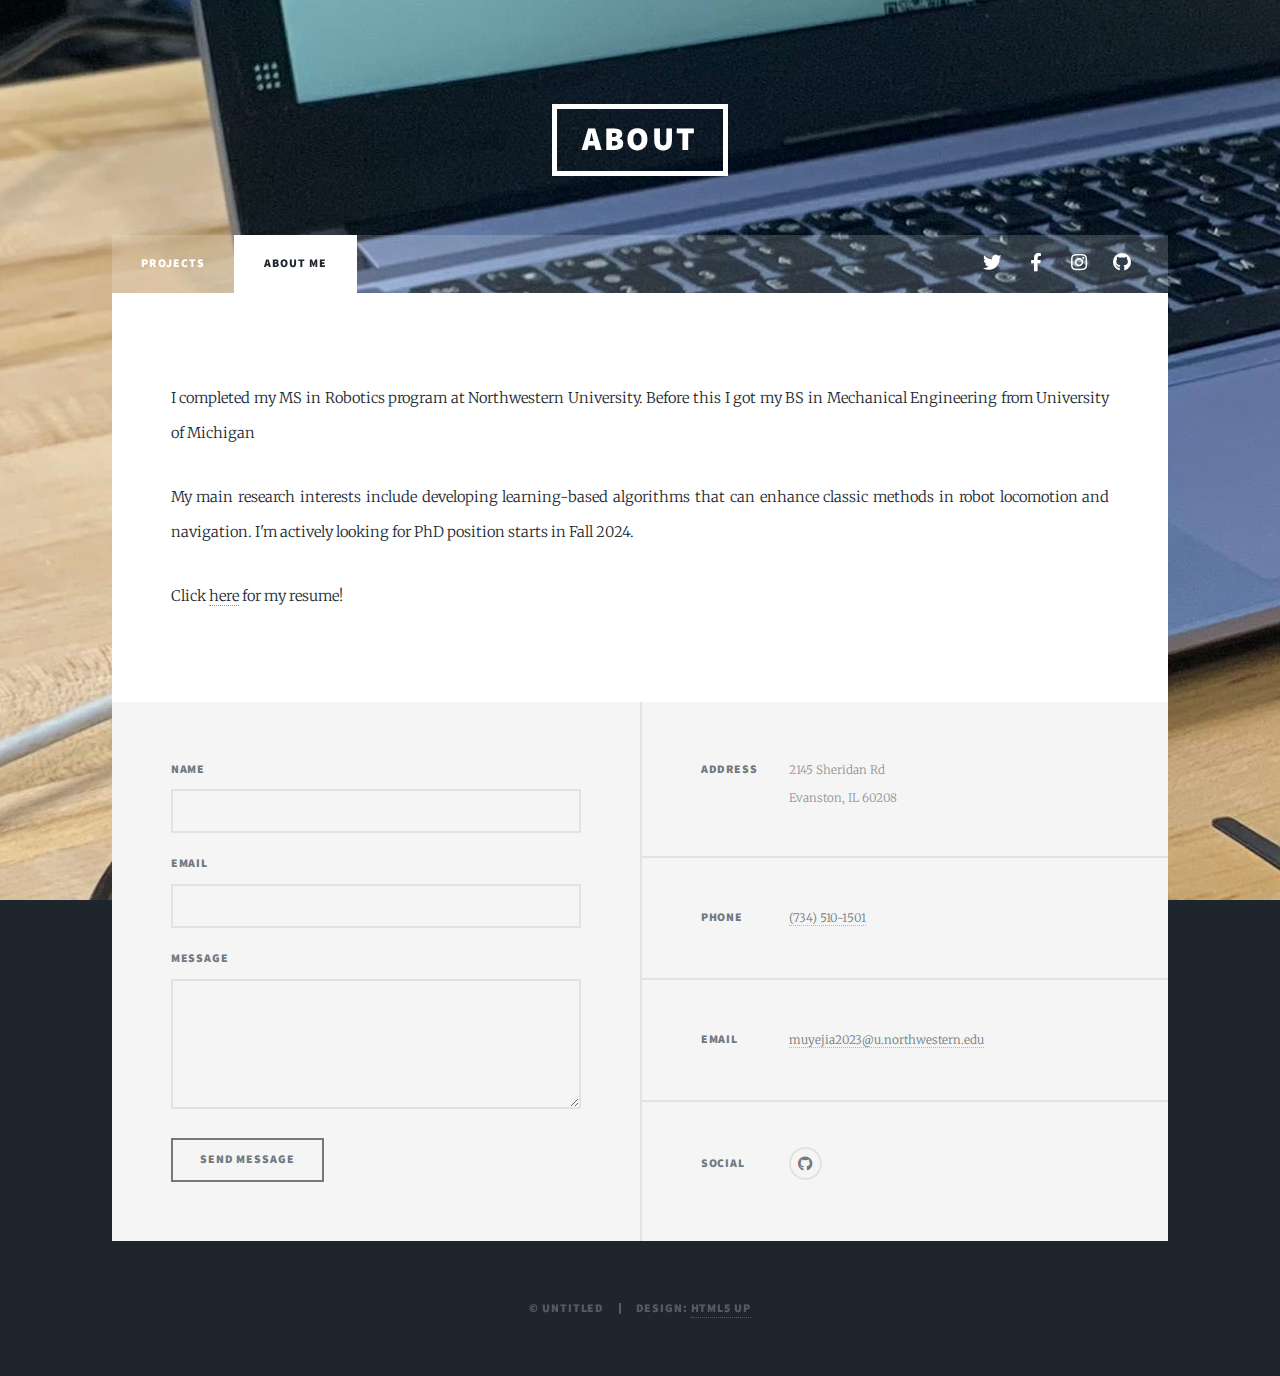
<file: about.html>
<!DOCTYPE HTML>
<!--
	Massively by HTML5 UP
	html5up.net | @ajlkn
	Free for personal and commercial use under the CCA 3.0 license (html5up.net/license)
-->
<html>
	<head>
		<title>About Muye</title>
		<meta charset="utf-8" />
		<meta name="viewport" content="width=device-width, initial-scale=1, user-scalable=no" />
		<link rel="stylesheet" href="assets/css/main.css" />
		<noscript><link rel="stylesheet" href="assets/css/noscript.css" /></noscript>
	</head>
	<body class="is-preload">

		<!-- Wrapper -->
			<div id="wrapper">

				<!-- Header -->
					<header id="header">
						<a href="index.html" class="logo">About</a>
					</header>

				<!-- Nav -->
					<nav id="nav">
						<ul class="links">
							<li><a href="index.html">Projects</a></li>
							<li class="active"><a href="about.html">About Me</a></li>
						</ul>
						<ul class="icons">
							<li><a href="#" class="icon brands fa-twitter"><span class="label">Twitter</span></a></li>
							<li><a href="#" class="icon brands fa-facebook-f"><span class="label">Facebook</span></a></li>
							<li><a href="#" class="icon brands fa-instagram"><span class="label">Instagram</span></a></li>
							<li><a href="#" class="icon brands fa-github"><span class="label">GitHub</span></a></li>
						</ul>
					</nav>

				<!-- Main -->
					<div id="main">

						<!-- Post -->
							<section class="post">
								<!-- <header class="major">
									<span class="date">April 25, 2017</span>
									<h1>This is a<br />
									Generic Page</h1>
									<p>Aenean ornare velit lacus varius enim ullamcorper proin aliquam<br />
									facilisis ante sed etiam magna interdum congue. Lorem ipsum dolor<br />
									amet nullam sed etiam veroeros.</p>
								</header>
								<div class="image main"><img src="images/pic01.jpg" alt="" /></div> -->
								<p>I completed my MS in Robotics program at Northwestern University. Before this I got my BS in Mechanical Engineering from University of Michigan</p>
								<p>My main research interests include developing learning-based algorithms that can enhance classic methods in robot locomotion and navigation. I'm actively looking for PhD position starts in Fall 2024.</p>
								<p>Click <a href="file/PhD_resume.pdf" target="_blank">here</a> for my resume!</p>
							</section>

					</div>

				<!-- Footer -->
					<footer id="footer">
						<section>
							<form method="post" action="#">
								<div class="fields">
									<div class="field">
										<label for="name">Name</label>
										<input type="text" name="name" id="name" />
									</div>
									<div class="field">
										<label for="email">Email</label>
										<input type="text" name="email" id="email" />
									</div>
									<div class="field">
										<label for="message">Message</label>
										<textarea name="message" id="message" rows="3"></textarea>
									</div>
								</div>
								<ul class="actions">
									<li><input type="submit" value="Send Message" /></li>
								</ul>
							</form>
						</section>
						<section class="split contact">
							<section class="alt">
								<h3>Address</h3>
								<p>2145 Sheridan Rd<br />
								Evanston, IL 60208</p>
							</section>
							<section>
								<h3>Phone</h3>
								<p><a href="#">(734) 510-1501</a></p>
							</section>
							<section>
								<h3>Email</h3>
								<p><a href="#">muyejia2023@u.northwestern.edu</a></p>
							</section>
							<section>
								<h3>Social</h3>
								<ul class="icons alt">
									<!-- <li><a href="#" class="icon brands alt fa-twitter"><span class="label">Twitter</span></a></li>
									<li><a href="#" class="icon brands alt fa-facebook-f"><span class="label">Facebook</span></a></li>
									<li><a href="#" class="icon brands alt fa-instagram"><span class="label">Instagram</span></a></li> -->
									<li><a href="https://github.com/muye1202" class="icon brands alt fa-github"><span class="label">GitHub</span></a></li>
								</ul>
							</section>
						</section>
					</footer>

				<!-- Copyright -->
					<div id="copyright">
						<ul><li>&copy; Untitled</li><li>Design: <a href="https://html5up.net">HTML5 UP</a></li></ul>
					</div>

			</div>

		<!-- Scripts -->
			<script src="assets/js/jquery.min.js"></script>
			<script src="assets/js/jquery.scrollex.min.js"></script>
			<script src="assets/js/jquery.scrolly.min.js"></script>
			<script src="assets/js/browser.min.js"></script>
			<script src="assets/js/breakpoints.min.js"></script>
			<script src="assets/js/util.js"></script>
			<script src="assets/js/main.js"></script>

	</body>
</html>
</file>
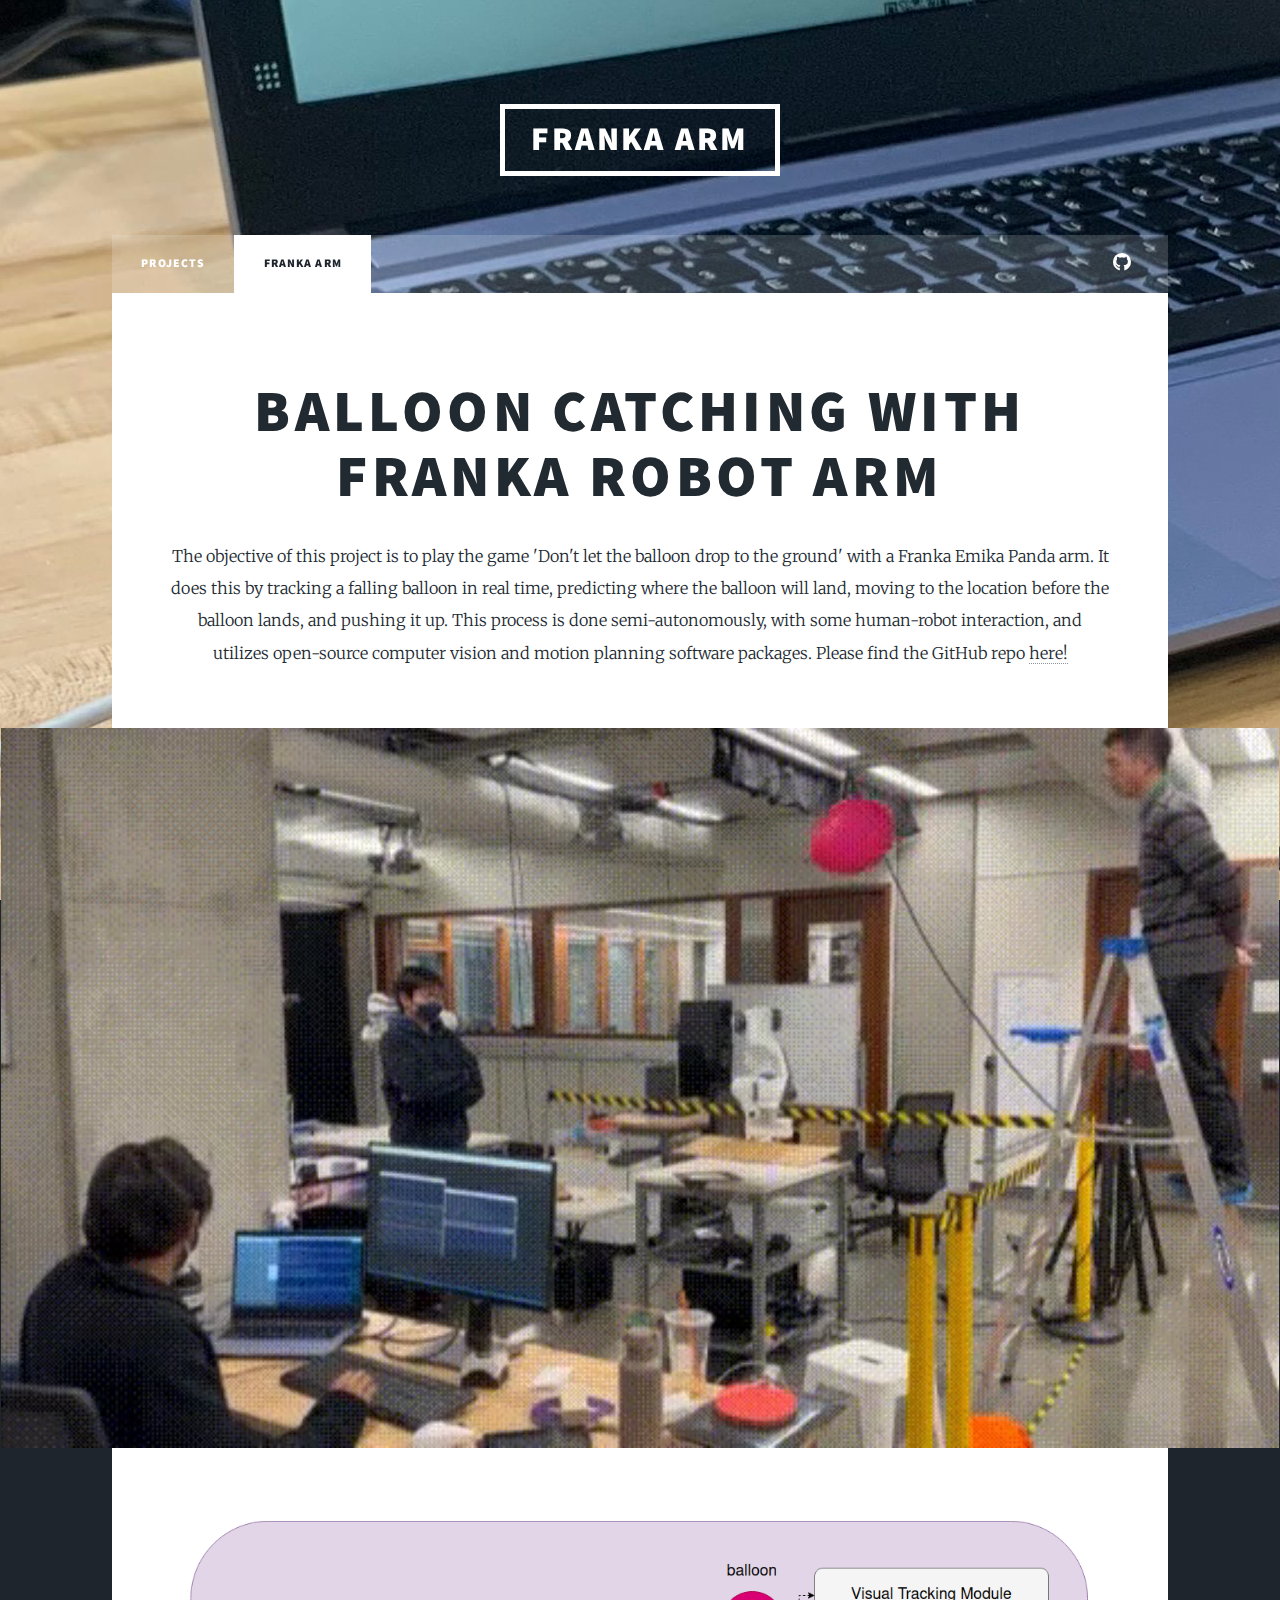
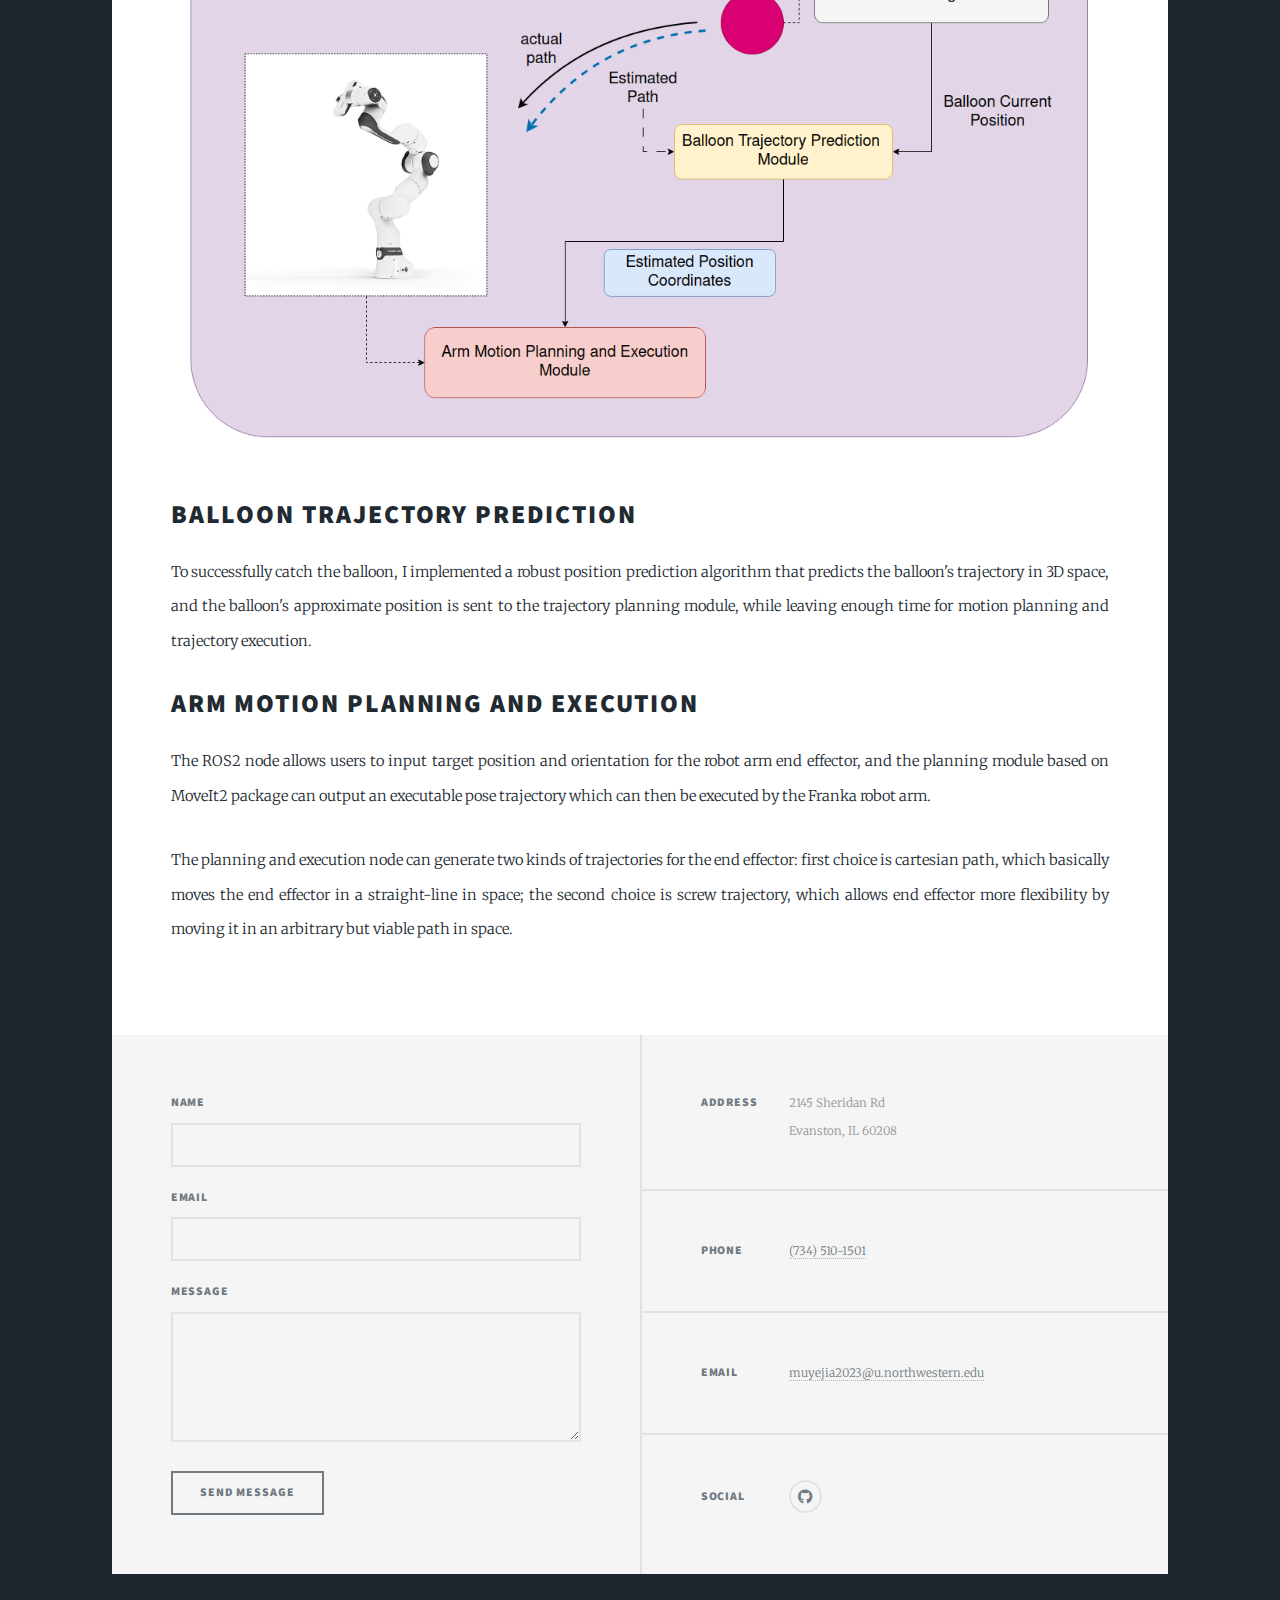
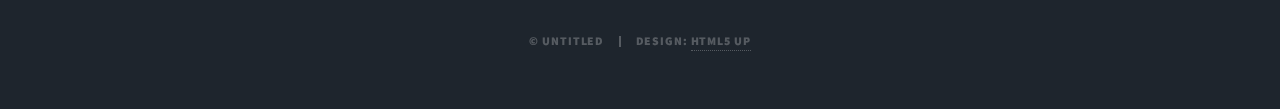
<file: balloon.html>
<!DOCTYPE HTML>
<!--
	Massively by HTML5 UP
	html5up.net | @ajlkn
	Free for personal and commercial use under the CCA 3.0 license (html5up.net/license)
-->
<html>
	<head>
		<title>Franka Arm Project</title>
		<meta charset="utf-8" />
		<meta name="viewport" content="width=device-width, initial-scale=1, user-scalable=no" />
		<link rel="stylesheet" href="assets/css/main.css" />
		<noscript><link rel="stylesheet" href="assets/css/noscript.css" /></noscript>
	</head>
	<body class="is-preload">

		<!-- Wrapper -->
        <div id="wrapper">

            <!-- Header -->
            <header id="header">
                <a href="index.html" class="logo">Franka Arm</a>
            </header>

            <!-- Nav -->
            <nav id="nav">
                <ul class="links">
                    <li><a href="index.html">Projects</a></li>
                    <li class="active"><a href="about.html">Franka Arm</a></li>
                </ul>
                <ul class="icons">
                    <!-- <li><a href="#" class="icon brands fa-twitter"><span class="label">Twitter</span></a></li>
                    <li><a href="#" class="icon brands fa-facebook-f"><span class="label">Facebook</span></a></li>
                    <li><a href="#" class="icon brands fa-instagram"><span class="label">Instagram</span></a></li> -->
                    <li><a href="#" class="icon brands fa-github"><span class="label">GitHub</span></a></li>
                </ul>
            </nav>

            <!-- Main -->
            <div id="main">

                <!-- Post -->
                <section class="post">
                    <header class="major">
                        <h1>Balloon Catching with Franka Robot Arm</h1>
                        <p>
                            The objective of this project is to play the game 'Don't let the balloon drop to the ground' with a Franka Emika Panda arm. It does this by tracking a falling balloon in real time, predicting where the balloon will land, moving to the location before the balloon lands, and pushing it up. This process is done semi-autonomously, with some human-robot interaction, and utilizes open-source computer vision and motion planning software packages.
                            
                            Please find the GitHub repo <a href="https://github.com/muye1202/AirTrafficControl">here!</a>
                        </p>
                    </header>
                    <div class="video">
                        <video width="1280" height="720" autoplay muted loop>
                            <source src="images/balloon_project.mp4" type="video/mp4">
                        </video>
                    </div>

                    <header class="image fit">
                        <img src="images/balloon_pipeline.png" alt="" />
                    </header>

                    <h2>Balloon Trajectory Prediction</h2>
                    <p>
                        To successfully catch the balloon, I implemented a robust position prediction algorithm that predicts the balloon's trajectory
                        in 3D space, and the balloon's approximate position is sent to the trajectory planning module, while leaving enough time for
                        motion planning and trajectory execution.
                    </p>

                    <h2>Arm Motion Planning and Execution</h2>
                    <p>
                        The ROS2 node allows users to input target position and orientation for the robot arm end effector, and the planning module
                        based on MoveIt2 package can output an executable pose trajectory which can then be executed by the Franka robot arm.
                    </p>
                    <p>
                        The planning and execution node can generate two kinds of trajectories for the end effector: first choice is cartesian path, which 
                        basically moves the end effector in a straight-line in space; the second choice is screw trajectory, which allows end effector more
                        flexibility by moving it in an arbitrary but viable path in space.
                    </p>

                </section>

            </div>

            <!-- Footer -->
            <footer id="footer">
                <section>
                    <form method="post" action="#">
                        <div class="fields">
                            <div class="field">
                                <label for="name">Name</label>
                                <input type="text" name="name" id="name" />
                            </div>
                            <div class="field">
                                <label for="email">Email</label>
                                <input type="text" name="email" id="email" />
                            </div>
                            <div class="field">
                                <label for="message">Message</label>
                                <textarea name="message" id="message" rows="3"></textarea>
                            </div>
                        </div>
                        <ul class="actions">
                            <li><input type="submit" value="Send Message" /></li>
                        </ul>
                    </form>
                </section>
                <section class="split contact">
                    <section class="alt">
                        <h3>Address</h3>
                        <p>2145 Sheridan Rd<br />
                        Evanston, IL 60208</p>
                    </section>
                    <section>
                        <h3>Phone</h3>
                        <p><a href="#">(734) 510-1501</a></p>
                    </section>
                    <section>
                        <h3>Email</h3>
                        <p><a href="#">muyejia2023@u.northwestern.edu</a></p>
                    </section>
                    <section>
                        <h3>Social</h3>
                        <ul class="icons alt">
                            <!-- <li><a href="#" class="icon brands alt fa-twitter"><span class="label">Twitter</span></a></li>
                            <li><a href="#" class="icon brands alt fa-facebook-f"><span class="label">Facebook</span></a></li>
                            <li><a href="#" class="icon brands alt fa-instagram"><span class="label">Instagram</span></a></li> -->
                            <li><a href="https://github.com/muye1202" class="icon brands alt fa-github"><span class="label">GitHub</span></a></li>
                        </ul>
                    </section>
                </section>
            </footer>

            <!-- Copyright -->
            <div id="copyright">
                <ul><li>&copy; Untitled</li><li>Design: <a href="https://html5up.net">HTML5 UP</a></li></ul>
            </div>

        </div>

		<!-- Scripts -->
			<script src="assets/js/jquery.min.js"></script>
			<script src="assets/js/jquery.scrollex.min.js"></script>
			<script src="assets/js/jquery.scrolly.min.js"></script>
			<script src="assets/js/browser.min.js"></script>
			<script src="assets/js/breakpoints.min.js"></script>
			<script src="assets/js/util.js"></script>
			<script src="assets/js/main.js"></script>

	</body>
</html>
</file>
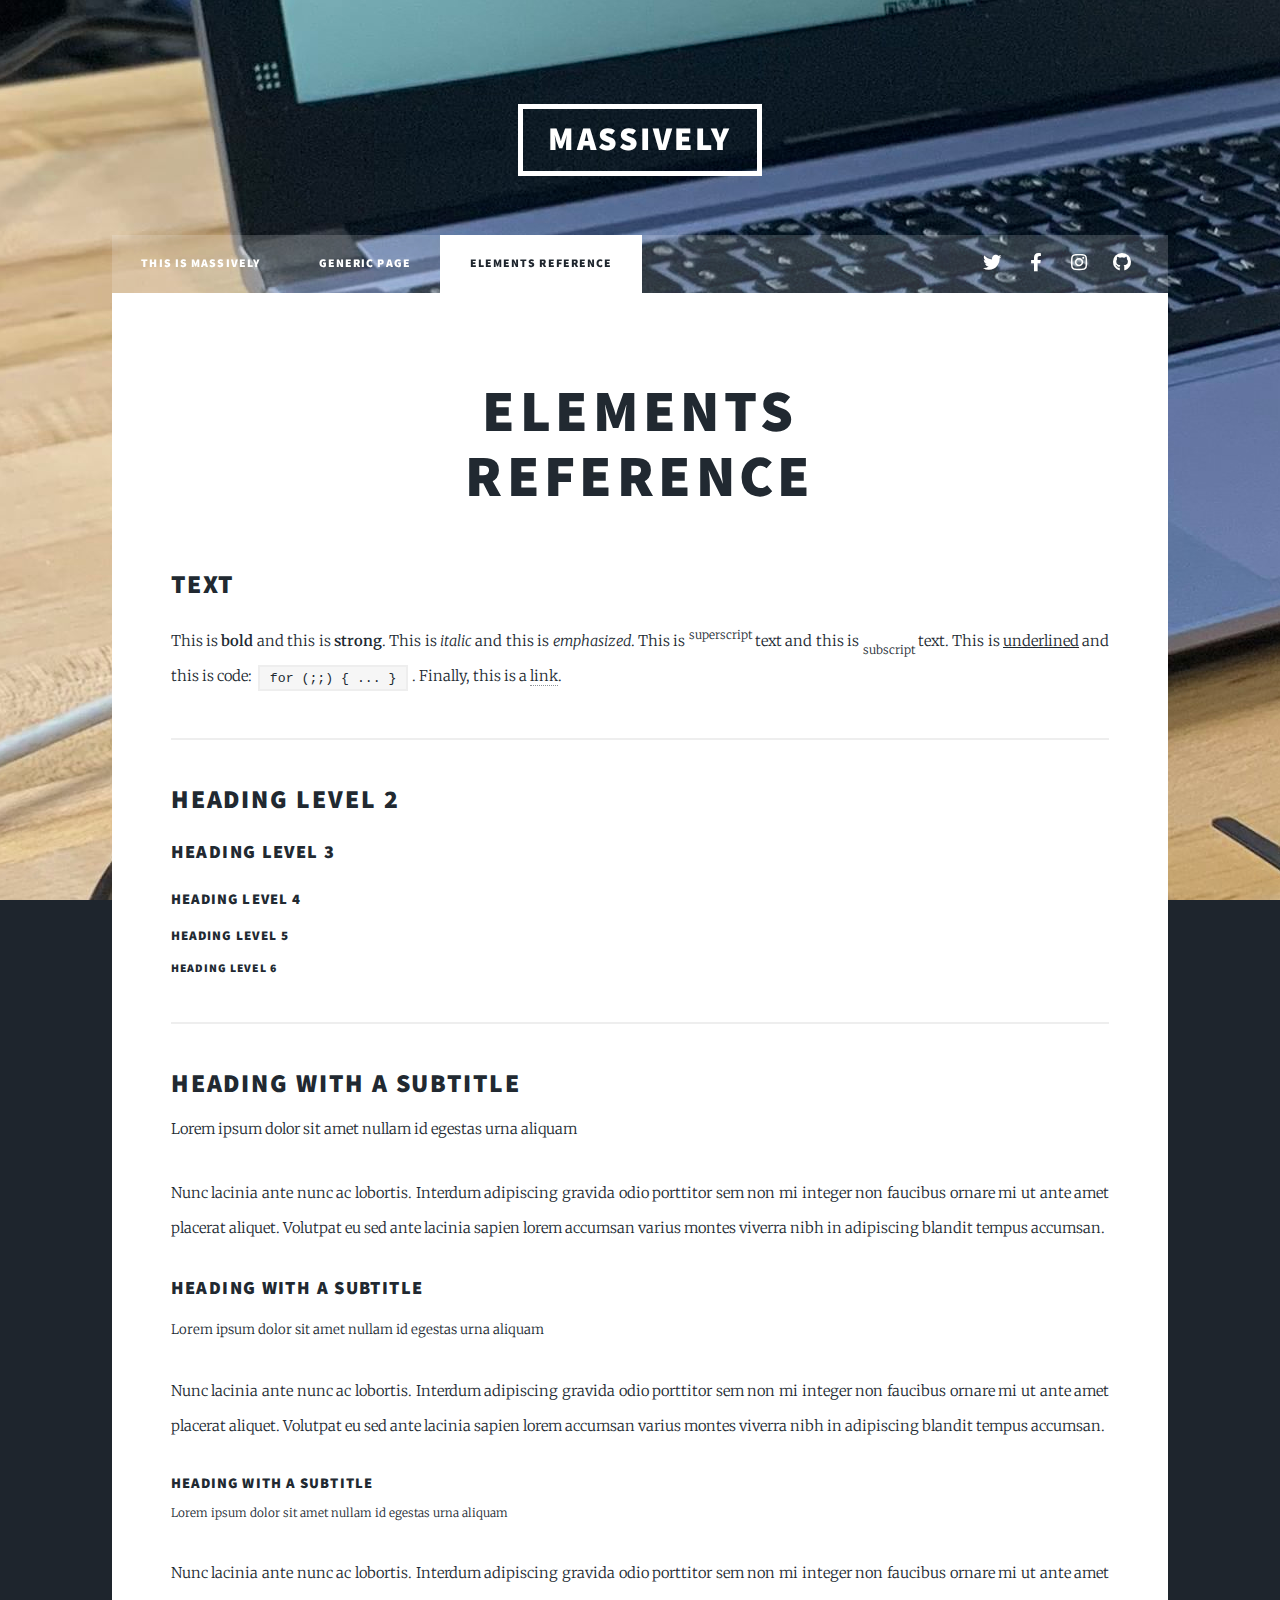
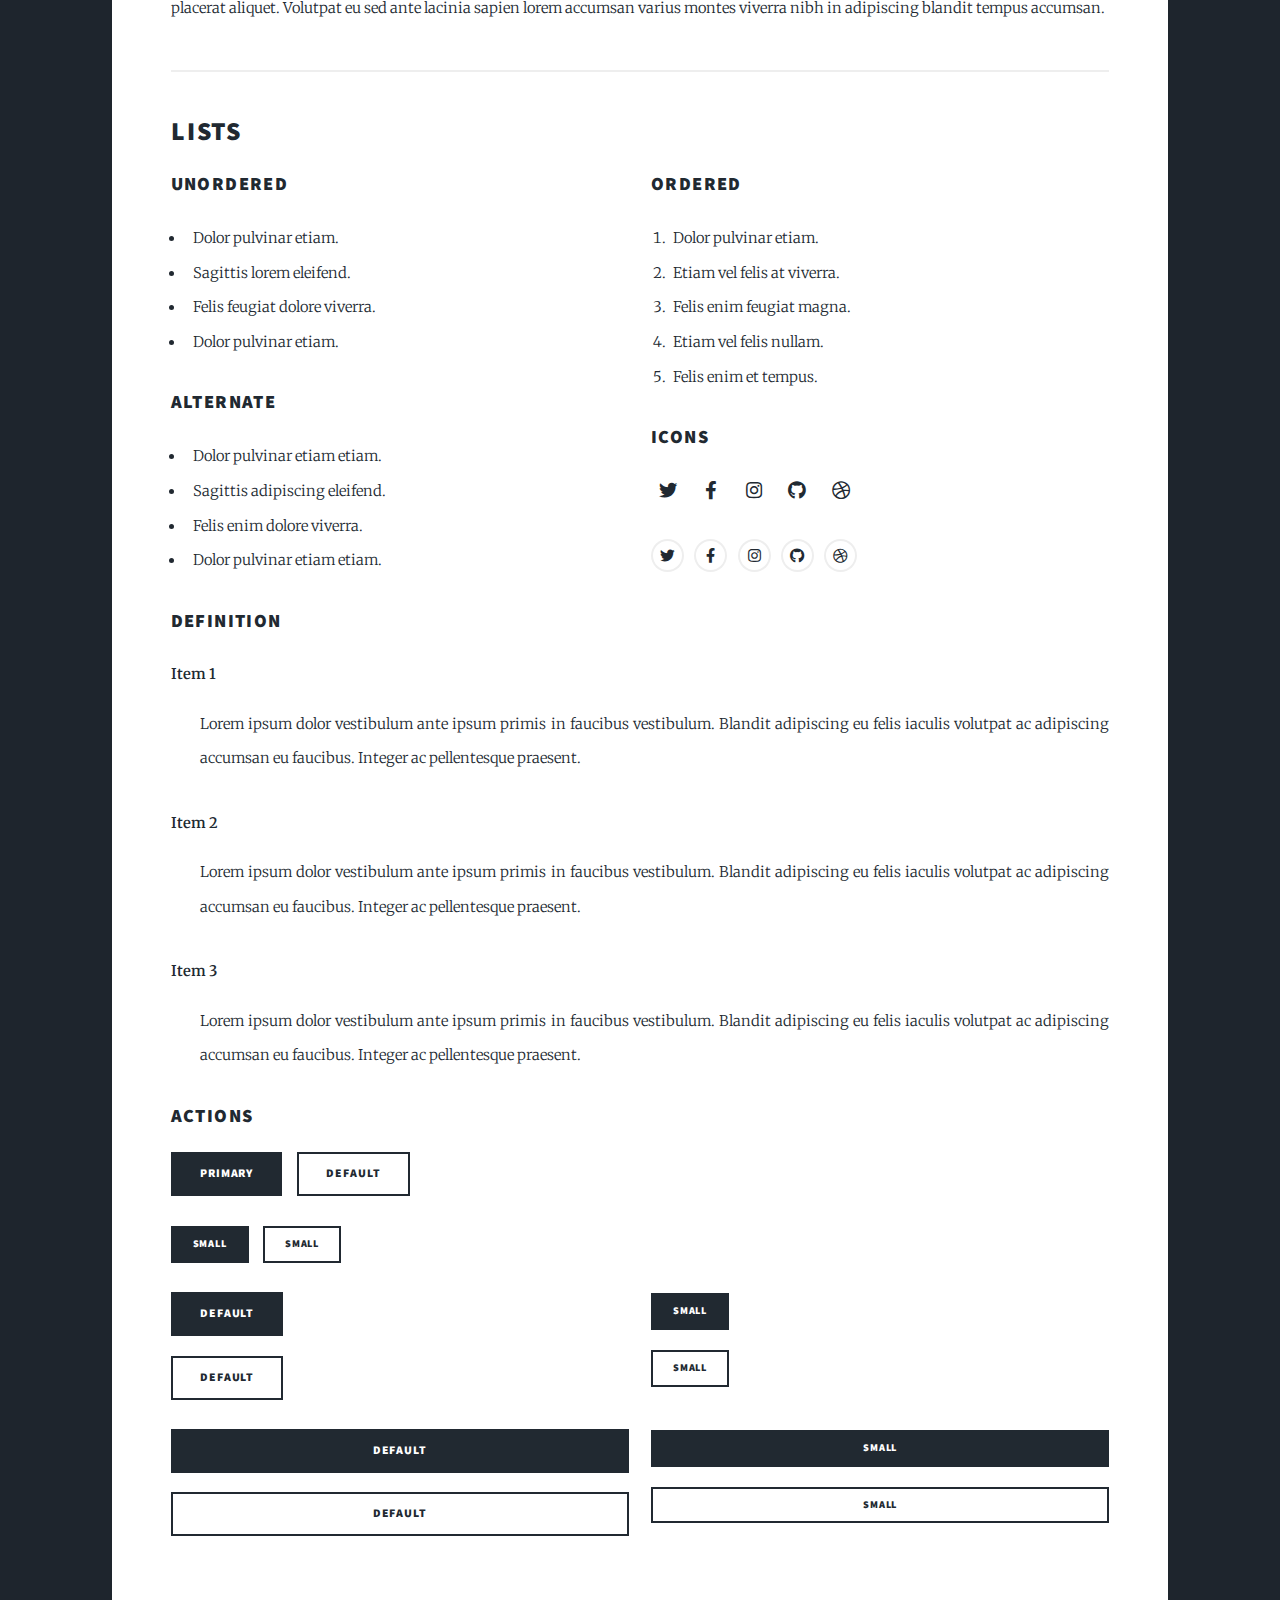
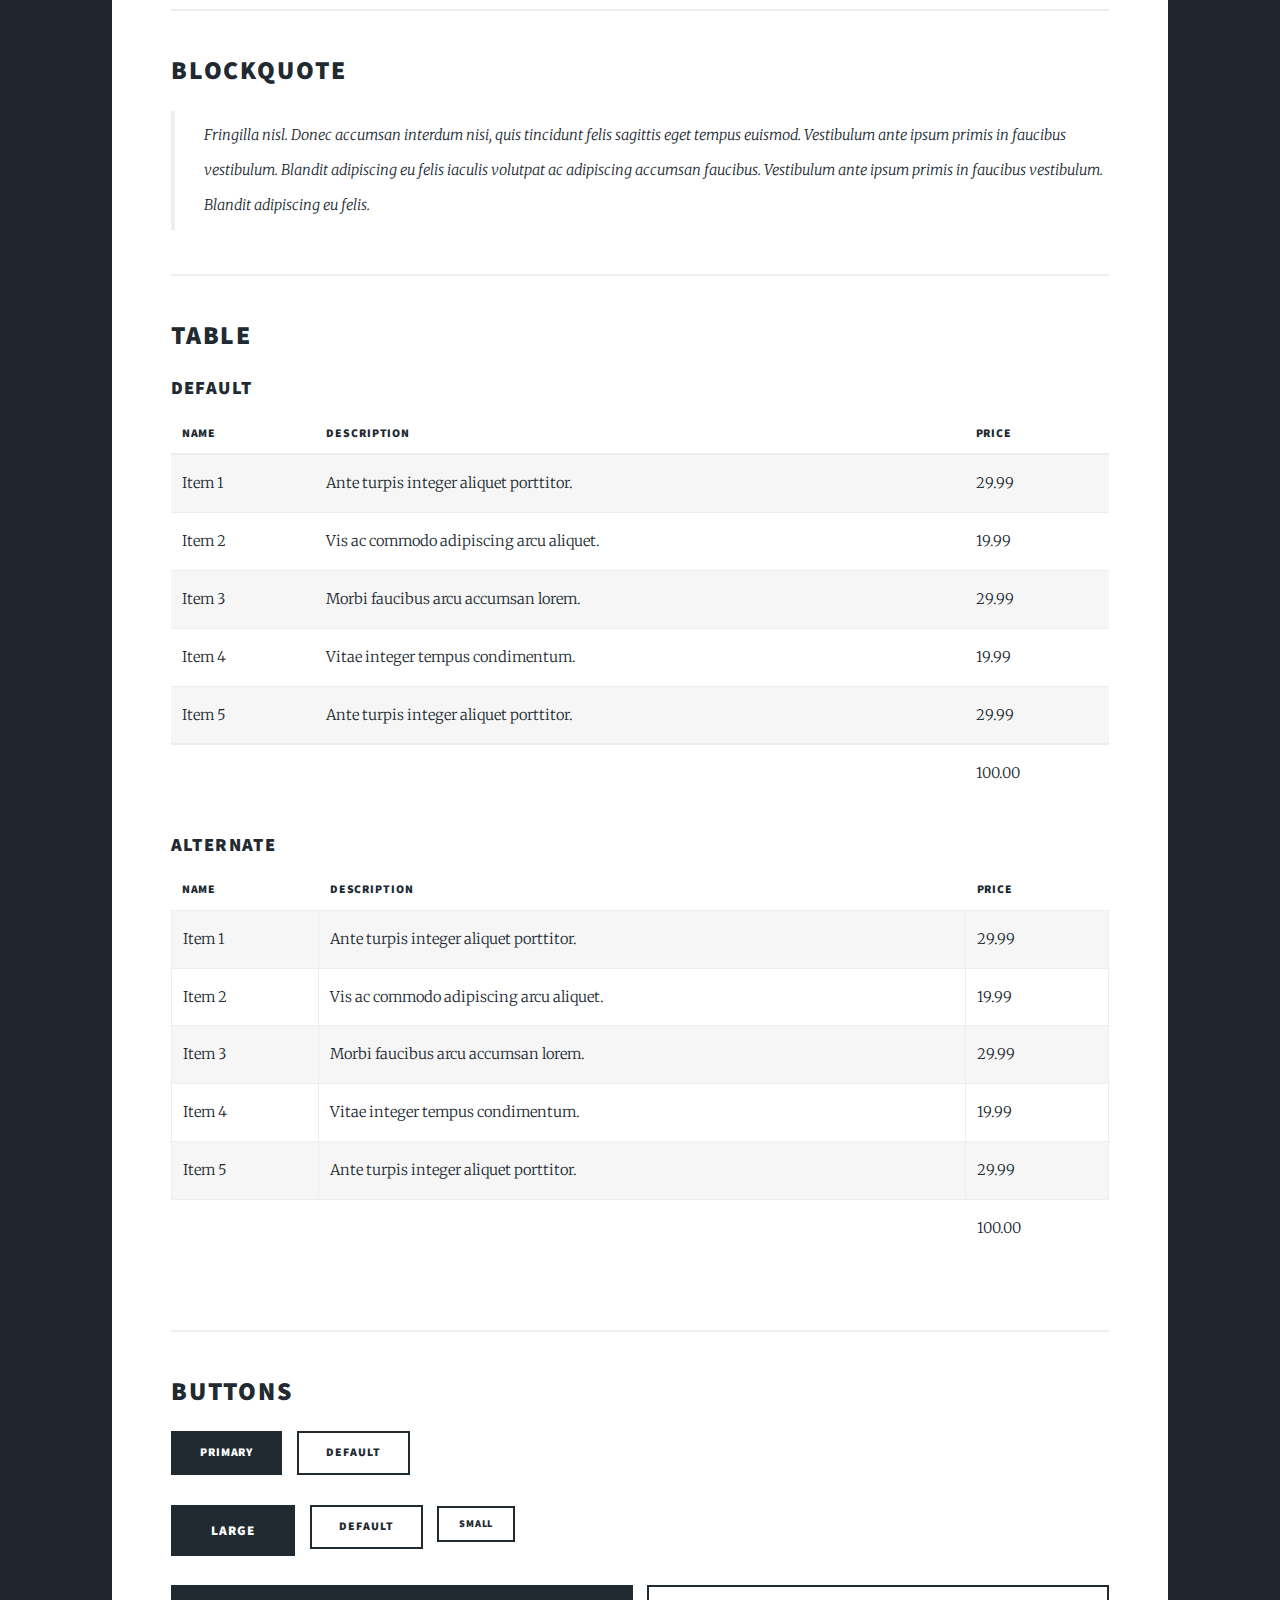
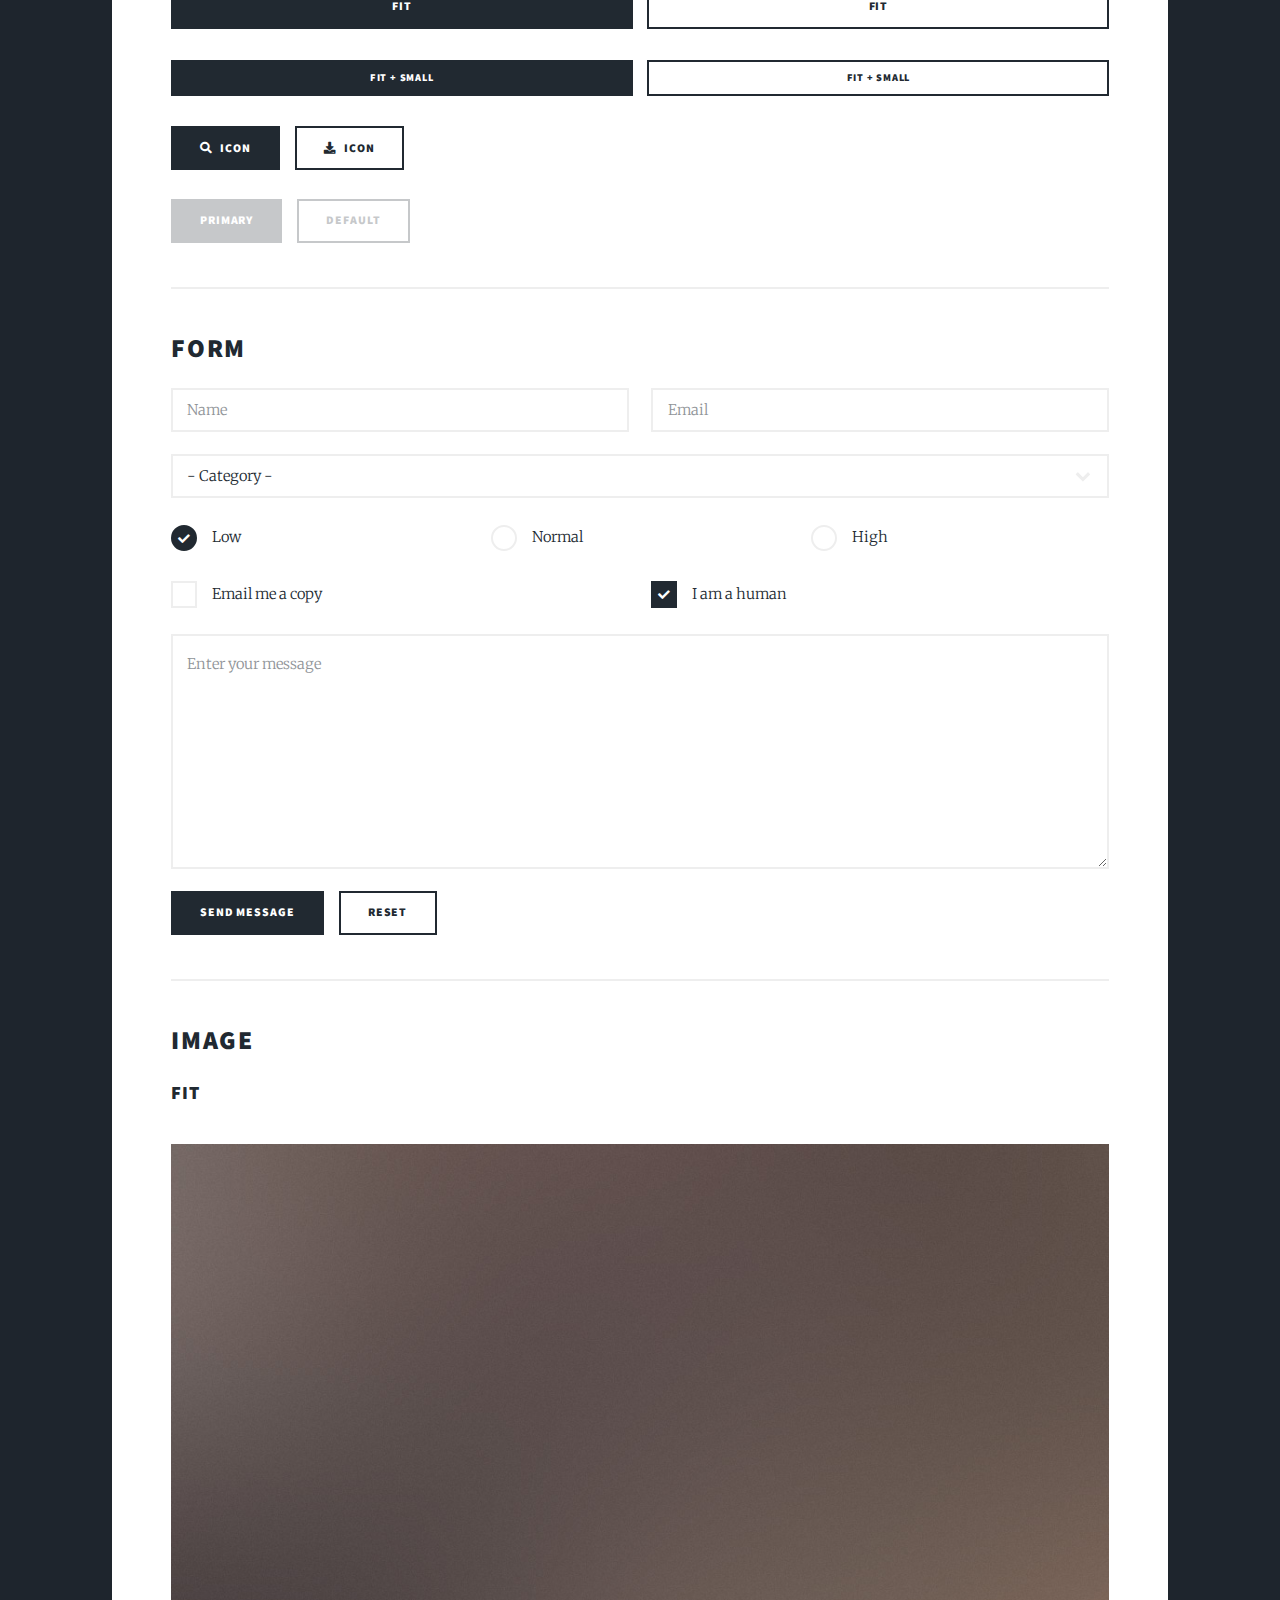
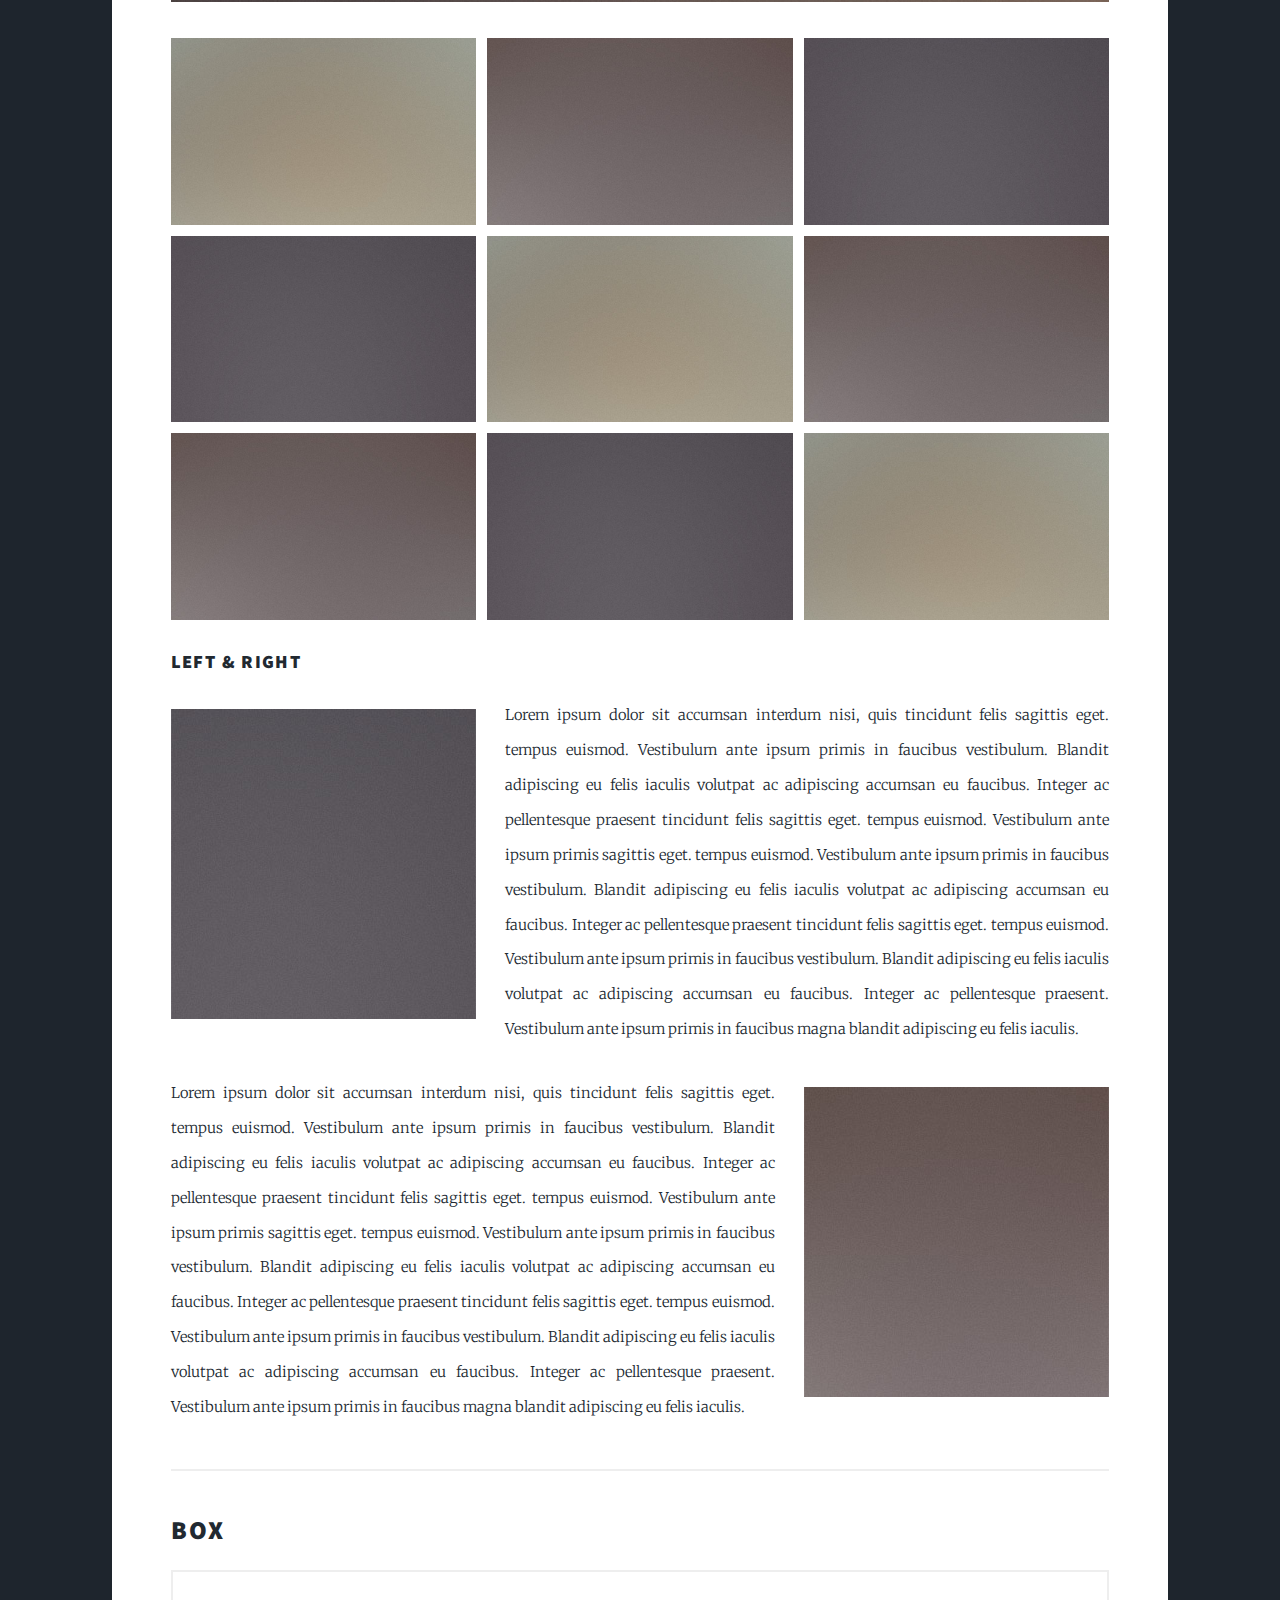
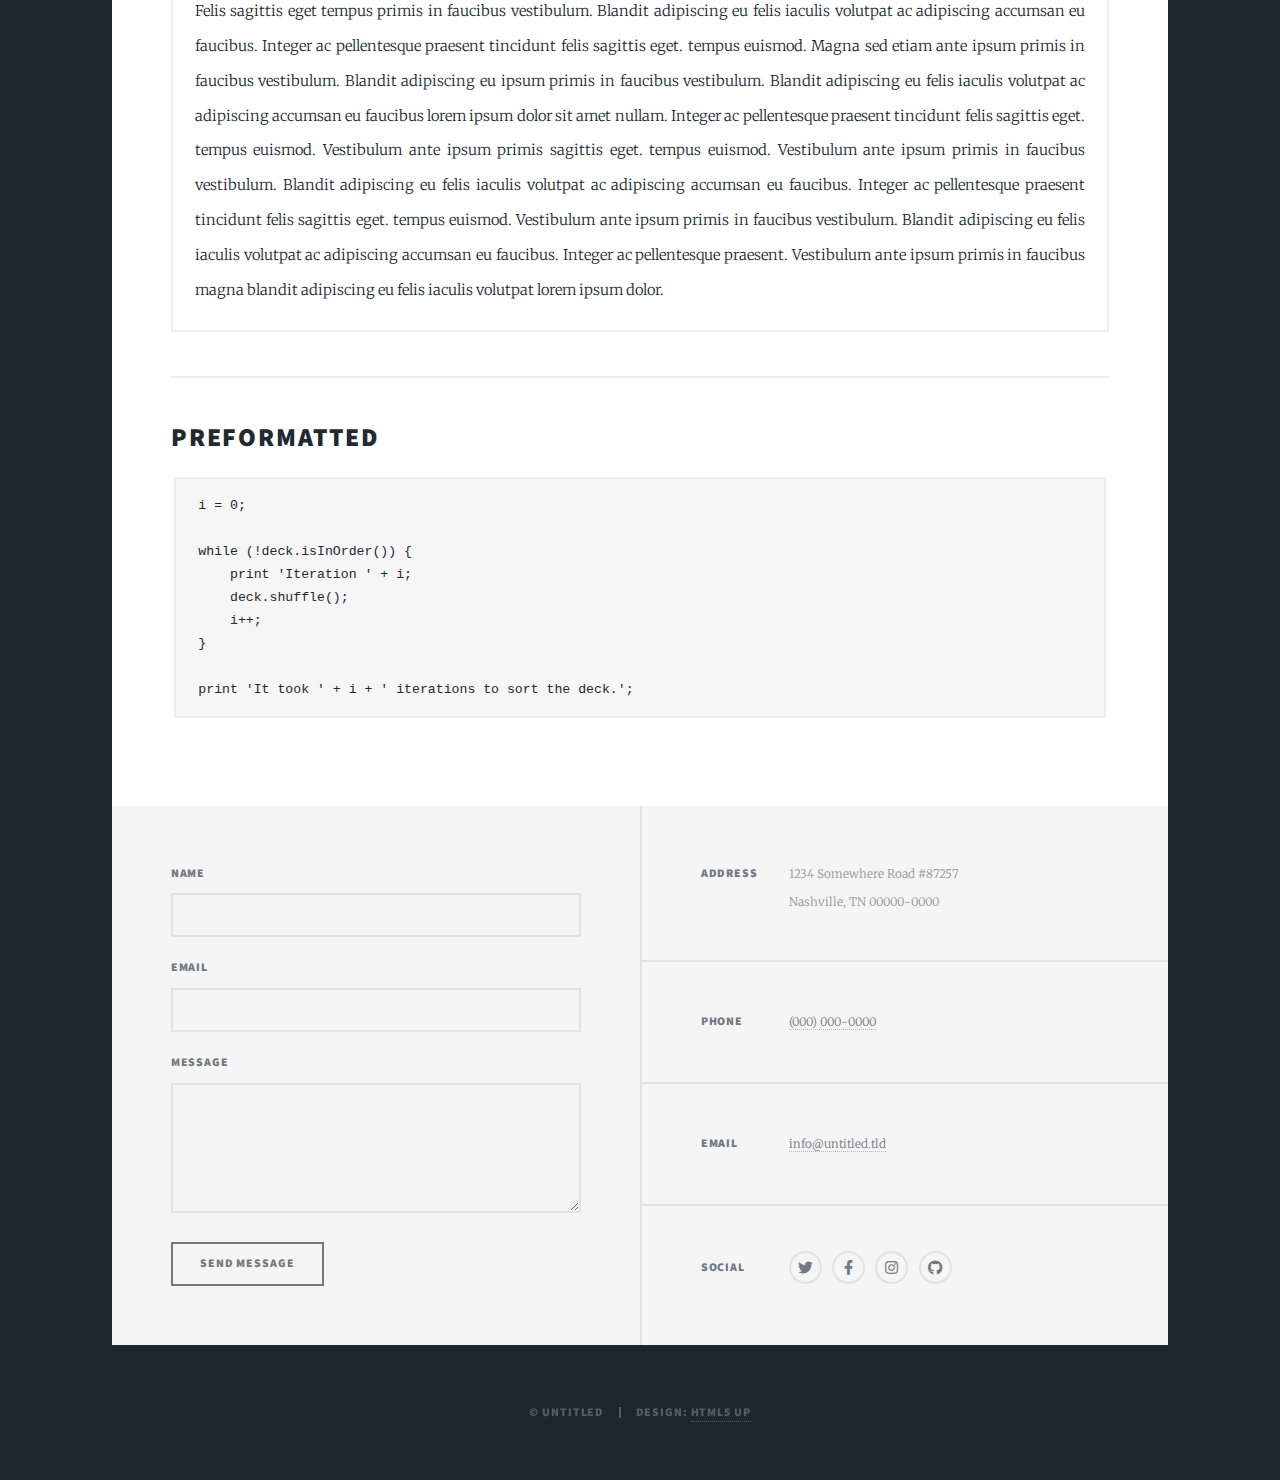
<file: elements.html>
<!DOCTYPE HTML>
<!--
	Massively by HTML5 UP
	html5up.net | @ajlkn
	Free for personal and commercial use under the CCA 3.0 license (html5up.net/license)
-->
<html>
	<head>
		<title>Elements Reference - Massively by HTML5 UP</title>
		<meta charset="utf-8" />
		<meta name="viewport" content="width=device-width, initial-scale=1, user-scalable=no" />
		<link rel="stylesheet" href="assets/css/main.css" />
		<noscript><link rel="stylesheet" href="assets/css/noscript.css" /></noscript>
	</head>
	<body class="is-preload">

		<!-- Wrapper -->
			<div id="wrapper">

				<!-- Header -->
					<header id="header">
						<a href="index.html" class="logo">Massively</a>
					</header>

				<!-- Nav -->
					<nav id="nav">
						<ul class="links">
							<li><a href="index.html">This is Massively</a></li>
							<li><a href="generic.html">Generic Page</a></li>
							<li class="active"><a href="elements.html">Elements Reference</a></li>
						</ul>
						<ul class="icons">
							<li><a href="#" class="icon brands fa-twitter"><span class="label">Twitter</span></a></li>
							<li><a href="#" class="icon brands fa-facebook-f"><span class="label">Facebook</span></a></li>
							<li><a href="#" class="icon brands fa-instagram"><span class="label">Instagram</span></a></li>
							<li><a href="#" class="icon brands fa-github"><span class="label">GitHub</span></a></li>
						</ul>
					</nav>

				<!-- Main -->
					<div id="main">

						<!-- Post -->
							<section class="post">
								<header class="major">
									<h1>Elements<br />
									Reference</h1>
								</header>

								<!-- Text stuff -->
									<h2>Text</h2>
									<p>This is <b>bold</b> and this is <strong>strong</strong>. This is <i>italic</i> and this is <em>emphasized</em>.
									This is <sup>superscript</sup> text and this is <sub>subscript</sub> text.
									This is <u>underlined</u> and this is code: <code>for (;;) { ... }</code>.
									Finally, this is a <a href="#">link</a>.</p>
									<hr />
									<h2>Heading Level 2</h2>
									<h3>Heading Level 3</h3>
									<h4>Heading Level 4</h4>
									<h5>Heading Level 5</h5>
									<h6>Heading Level 6</h6>
									<hr />
									<header>
										<h2>Heading with a Subtitle</h2>
										<p>Lorem ipsum dolor sit amet nullam id egestas urna aliquam</p>
									</header>
									<p>Nunc lacinia ante nunc ac lobortis. Interdum adipiscing gravida odio porttitor sem non mi integer non faucibus ornare mi ut ante amet placerat aliquet. Volutpat eu sed ante lacinia sapien lorem accumsan varius montes viverra nibh in adipiscing blandit tempus accumsan.</p>
									<header>
										<h3>Heading with a Subtitle</h3>
										<p>Lorem ipsum dolor sit amet nullam id egestas urna aliquam</p>
									</header>
									<p>Nunc lacinia ante nunc ac lobortis. Interdum adipiscing gravida odio porttitor sem non mi integer non faucibus ornare mi ut ante amet placerat aliquet. Volutpat eu sed ante lacinia sapien lorem accumsan varius montes viverra nibh in adipiscing blandit tempus accumsan.</p>
									<header>
										<h4>Heading with a Subtitle</h4>
										<p>Lorem ipsum dolor sit amet nullam id egestas urna aliquam</p>
									</header>
									<p>Nunc lacinia ante nunc ac lobortis. Interdum adipiscing gravida odio porttitor sem non mi integer non faucibus ornare mi ut ante amet placerat aliquet. Volutpat eu sed ante lacinia sapien lorem accumsan varius montes viverra nibh in adipiscing blandit tempus accumsan.</p>

									<hr />

								<!-- Lists -->
									<h2>Lists</h2>
									<div class="row">
										<div class="col-6 col-12-small">

											<h3>Unordered</h3>
											<ul>
												<li>Dolor pulvinar etiam.</li>
												<li>Sagittis lorem eleifend.</li>
												<li>Felis feugiat dolore viverra.</li>
												<li>Dolor pulvinar etiam.</li>
											</ul>

											<h3>Alternate</h3>
											<ul class="alt">
												<li>Dolor pulvinar etiam etiam.</li>
												<li>Sagittis adipiscing eleifend.</li>
												<li>Felis enim dolore viverra.</li>
												<li>Dolor pulvinar etiam etiam.</li>
											</ul>

										</div>
										<div class="col-6 col-12-small">

											<h3>Ordered</h3>
											<ol>
												<li>Dolor pulvinar etiam.</li>
												<li>Etiam vel felis at viverra.</li>
												<li>Felis enim feugiat magna.</li>
												<li>Etiam vel felis nullam.</li>
												<li>Felis enim et tempus.</li>
											</ol>

											<h3>Icons</h3>
											<ul class="icons">
												<li><a href="#" class="icon brands fa-twitter"><span class="label">Twitter</span></a></li>
												<li><a href="#" class="icon brands fa-facebook-f"><span class="label">Facebook</span></a></li>
												<li><a href="#" class="icon brands fa-instagram"><span class="label">Instagram</span></a></li>
												<li><a href="#" class="icon brands fa-github"><span class="label">Github</span></a></li>
												<li><a href="#" class="icon brands fa-dribbble"><span class="label">Dribbble</span></a></li>
											</ul>
											<ul class="icons alt">
												<li><a href="#" class="icon brands alt fa-twitter"><span class="label">Twitter</span></a></li>
												<li><a href="#" class="icon brands alt fa-facebook-f"><span class="label">Facebook</span></a></li>
												<li><a href="#" class="icon brands alt fa-instagram"><span class="label">Instagram</span></a></li>
												<li><a href="#" class="icon brands alt fa-github"><span class="label">Github</span></a></li>
												<li><a href="#" class="icon brands alt fa-dribbble"><span class="label">Dribbble</span></a></li>
											</ul>

										</div>
									</div>
									<h3>Definition</h3>
									<dl>
										<dt>Item 1</dt>
										<dd>
											<p>Lorem ipsum dolor vestibulum ante ipsum primis in faucibus vestibulum. Blandit adipiscing eu felis iaculis volutpat ac adipiscing accumsan eu faucibus. Integer ac pellentesque praesent.</p>
										</dd>
										<dt>Item 2</dt>
										<dd>
											<p>Lorem ipsum dolor vestibulum ante ipsum primis in faucibus vestibulum. Blandit adipiscing eu felis iaculis volutpat ac adipiscing accumsan eu faucibus. Integer ac pellentesque praesent.</p>
										</dd>
										<dt>Item 3</dt>
										<dd>
											<p>Lorem ipsum dolor vestibulum ante ipsum primis in faucibus vestibulum. Blandit adipiscing eu felis iaculis volutpat ac adipiscing accumsan eu faucibus. Integer ac pellentesque praesent.</p>
										</dd>
									</dl>

									<h3>Actions</h3>
									<ul class="actions">
										<li><a href="#" class="button primary">Primary</a></li>
										<li><a href="#" class="button">Default</a></li>
									</ul>
									<ul class="actions small">
										<li><a href="#" class="button primary small">Small</a></li>
										<li><a href="#" class="button small">Small</a></li>
									</ul>
									<div class="row">
										<div class="col-6 col-12-small">
											<ul class="actions stacked">
												<li><a href="#" class="button primary">Default</a></li>
												<li><a href="#" class="button">Default</a></li>
											</ul>
										</div>
										<div class="col-6 col-12-small">
											<ul class="actions stacked">
												<li><a href="#" class="button primary small">Small</a></li>
												<li><a href="#" class="button small">Small</a></li>
											</ul>
										</div>
									</div>
									<div class="row">
										<div class="col-6 col-12-small">
											<ul class="actions stacked">
												<li><a href="#" class="button primary fit">Default</a></li>
												<li><a href="#" class="button fit">Default</a></li>
											</ul>
										</div>
										<div class="col-6 col-12-small">
											<ul class="actions stacked">
												<li><a href="#" class="button primary small fit">Small</a></li>
												<li><a href="#" class="button small fit">Small</a></li>
											</ul>
										</div>
									</div>

									<hr />

								<!-- Blockquote -->
									<h2>Blockquote</h2>
									<blockquote>Fringilla nisl. Donec accumsan interdum nisi, quis tincidunt felis sagittis eget tempus euismod. Vestibulum ante ipsum primis in faucibus vestibulum. Blandit adipiscing eu felis iaculis volutpat ac adipiscing accumsan faucibus. Vestibulum ante ipsum primis in faucibus vestibulum. Blandit adipiscing eu felis.</blockquote>

									<hr />

								<!-- Table -->
									<h2>Table</h2>

									<h3>Default</h3>
									<div class="table-wrapper">
										<table>
											<thead>
												<tr>
													<th>Name</th>
													<th>Description</th>
													<th>Price</th>
												</tr>
											</thead>
											<tbody>
												<tr>
													<td>Item 1</td>
													<td>Ante turpis integer aliquet porttitor.</td>
													<td>29.99</td>
												</tr>
												<tr>
													<td>Item 2</td>
													<td>Vis ac commodo adipiscing arcu aliquet.</td>
													<td>19.99</td>
												</tr>
												<tr>
													<td>Item 3</td>
													<td> Morbi faucibus arcu accumsan lorem.</td>
													<td>29.99</td>
												</tr>
												<tr>
													<td>Item 4</td>
													<td>Vitae integer tempus condimentum.</td>
													<td>19.99</td>
												</tr>
												<tr>
													<td>Item 5</td>
													<td>Ante turpis integer aliquet porttitor.</td>
													<td>29.99</td>
												</tr>
											</tbody>
											<tfoot>
												<tr>
													<td colspan="2"></td>
													<td>100.00</td>
												</tr>
											</tfoot>
										</table>
									</div>

									<h3>Alternate</h3>
									<div class="table-wrapper">
										<table class="alt">
											<thead>
												<tr>
													<th>Name</th>
													<th>Description</th>
													<th>Price</th>
												</tr>
											</thead>
											<tbody>
												<tr>
													<td>Item 1</td>
													<td>Ante turpis integer aliquet porttitor.</td>
													<td>29.99</td>
												</tr>
												<tr>
													<td>Item 2</td>
													<td>Vis ac commodo adipiscing arcu aliquet.</td>
													<td>19.99</td>
												</tr>
												<tr>
													<td>Item 3</td>
													<td> Morbi faucibus arcu accumsan lorem.</td>
													<td>29.99</td>
												</tr>
												<tr>
													<td>Item 4</td>
													<td>Vitae integer tempus condimentum.</td>
													<td>19.99</td>
												</tr>
												<tr>
													<td>Item 5</td>
													<td>Ante turpis integer aliquet porttitor.</td>
													<td>29.99</td>
												</tr>
											</tbody>
											<tfoot>
												<tr>
													<td colspan="2"></td>
													<td>100.00</td>
												</tr>
											</tfoot>
										</table>
									</div>

									<hr />

								<!-- Buttons -->
									<h2>Buttons</h2>
									<ul class="actions">
										<li><a href="#" class="button primary">Primary</a></li>
										<li><a href="#" class="button">Default</a></li>
									</ul>
									<ul class="actions">
										<li><a href="#" class="button primary large">Large</a></li>
										<li><a href="#" class="button">Default</a></li>
										<li><a href="#" class="button small">Small</a></li>
									</ul>
									<ul class="actions fit">
										<li><a href="#" class="button primary fit">Fit</a></li>
										<li><a href="#" class="button fit">Fit</a></li>
									</ul>
									<ul class="actions fit small">
										<li><a href="#" class="button primary fit small">Fit + Small</a></li>
										<li><a href="#" class="button fit small">Fit + Small</a></li>
									</ul>
									<ul class="actions">
										<li><a href="#" class="button primary icon solid fa-search">Icon</a></li>
										<li><a href="#" class="button icon solid fa-download">Icon</a></li>
									</ul>
									<ul class="actions">
										<li><span class="button primary disabled">Primary</span></li>
										<li><span class="button disabled">Default</span></li>
									</ul>

									<hr />

								<!-- Form -->
									<h2>Form</h2>

									<form method="post" action="#">
										<div class="row gtr-uniform">
											<div class="col-6 col-12-xsmall">
												<input type="text" name="demo-name" id="demo-name" value="" placeholder="Name" />
											</div>
											<div class="col-6 col-12-xsmall">
												<input type="email" name="demo-email" id="demo-email" value="" placeholder="Email" />
											</div>
											<!-- Break -->
											<div class="col-12">
												<select name="demo-category" id="demo-category">
													<option value="">- Category -</option>
													<option value="1">Manufacturing</option>
													<option value="1">Shipping</option>
													<option value="1">Administration</option>
													<option value="1">Human Resources</option>
												</select>
											</div>
											<!-- Break -->
											<div class="col-4 col-12-small">
												<input type="radio" id="demo-priority-low" name="demo-priority" checked>
												<label for="demo-priority-low">Low</label>
											</div>
											<div class="col-4 col-12-small">
												<input type="radio" id="demo-priority-normal" name="demo-priority">
												<label for="demo-priority-normal">Normal</label>
											</div>
											<div class="col-4 col-12-small">
												<input type="radio" id="demo-priority-high" name="demo-priority">
												<label for="demo-priority-high">High</label>
											</div>
											<!-- Break -->
											<div class="col-6 col-12-small">
												<input type="checkbox" id="demo-copy" name="demo-copy">
												<label for="demo-copy">Email me a copy</label>
											</div>
											<div class="col-6 col-12-small">
												<input type="checkbox" id="demo-human" name="demo-human" checked>
												<label for="demo-human">I am a human</label>
											</div>
											<!-- Break -->
											<div class="col-12">
												<textarea name="demo-message" id="demo-message" placeholder="Enter your message" rows="6"></textarea>
											</div>
											<!-- Break -->
											<div class="col-12">
												<ul class="actions">
													<li><input type="submit" value="Send Message" class="primary" /></li>
													<li><input type="reset" value="Reset" /></li>
												</ul>
											</div>
										</div>
									</form>

									<hr />

								<!-- Image -->
									<h2>Image</h2>

									<h3>Fit</h3>
									<span class="image fit"><img src="images/pic01.jpg" alt="" /></span>
									<div class="box alt">
										<div class="row gtr-50 gtr-uniform">
											<div class="col-4"><span class="image fit"><img src="images/pic02.jpg" alt="" /></span></div>
											<div class="col-4"><span class="image fit"><img src="images/pic03.jpg" alt="" /></span></div>
											<div class="col-4"><span class="image fit"><img src="images/pic04.jpg" alt="" /></span></div>
											<!-- Break -->
											<div class="col-4"><span class="image fit"><img src="images/pic04.jpg" alt="" /></span></div>
											<div class="col-4"><span class="image fit"><img src="images/pic02.jpg" alt="" /></span></div>
											<div class="col-4"><span class="image fit"><img src="images/pic03.jpg" alt="" /></span></div>
											<!-- Break -->
											<div class="col-4"><span class="image fit"><img src="images/pic03.jpg" alt="" /></span></div>
											<div class="col-4"><span class="image fit"><img src="images/pic04.jpg" alt="" /></span></div>
											<div class="col-4"><span class="image fit"><img src="images/pic02.jpg" alt="" /></span></div>
										</div>
									</div>

									<h3>Left &amp; Right</h3>
									<p><span class="image left"><img src="images/pic08.jpg" alt="" /></span>Lorem ipsum dolor sit accumsan interdum nisi, quis tincidunt felis sagittis eget. tempus euismod. Vestibulum ante ipsum primis in faucibus vestibulum. Blandit adipiscing eu felis iaculis volutpat ac adipiscing accumsan eu faucibus. Integer ac pellentesque praesent tincidunt felis sagittis eget. tempus euismod. Vestibulum ante ipsum primis sagittis eget. tempus euismod. Vestibulum ante ipsum primis in faucibus vestibulum. Blandit adipiscing eu felis iaculis volutpat ac adipiscing accumsan eu faucibus. Integer ac pellentesque praesent tincidunt felis sagittis eget. tempus euismod. Vestibulum ante ipsum primis in faucibus vestibulum. Blandit adipiscing eu felis iaculis volutpat ac adipiscing accumsan eu faucibus. Integer ac pellentesque praesent. Vestibulum ante ipsum primis in faucibus magna blandit adipiscing eu felis iaculis.</p>
									<p><span class="image right"><img src="images/pic09.jpg" alt="" /></span>Lorem ipsum dolor sit accumsan interdum nisi, quis tincidunt felis sagittis eget. tempus euismod. Vestibulum ante ipsum primis in faucibus vestibulum. Blandit adipiscing eu felis iaculis volutpat ac adipiscing accumsan eu faucibus. Integer ac pellentesque praesent tincidunt felis sagittis eget. tempus euismod. Vestibulum ante ipsum primis sagittis eget. tempus euismod. Vestibulum ante ipsum primis in faucibus vestibulum. Blandit adipiscing eu felis iaculis volutpat ac adipiscing accumsan eu faucibus. Integer ac pellentesque praesent tincidunt felis sagittis eget. tempus euismod. Vestibulum ante ipsum primis in faucibus vestibulum. Blandit adipiscing eu felis iaculis volutpat ac adipiscing accumsan eu faucibus. Integer ac pellentesque praesent. Vestibulum ante ipsum primis in faucibus magna blandit adipiscing eu felis iaculis.</p>

									<hr />

								<!-- Box -->
									<h2>Box</h2>
									<div class="box">
										<p>Felis sagittis eget tempus primis in faucibus vestibulum. Blandit adipiscing eu felis iaculis volutpat ac adipiscing accumsan eu faucibus. Integer ac pellentesque praesent tincidunt felis sagittis eget. tempus euismod. Magna sed etiam ante ipsum primis in faucibus vestibulum. Blandit adipiscing eu ipsum primis in faucibus vestibulum. Blandit adipiscing eu felis iaculis volutpat ac adipiscing accumsan eu faucibus lorem ipsum dolor sit amet nullam. Integer ac pellentesque praesent tincidunt felis sagittis eget. tempus euismod. Vestibulum ante ipsum primis sagittis eget. tempus euismod. Vestibulum ante ipsum primis in faucibus vestibulum. Blandit adipiscing eu felis iaculis volutpat ac adipiscing accumsan eu faucibus. Integer ac pellentesque praesent tincidunt felis sagittis eget. tempus euismod. Vestibulum ante ipsum primis in faucibus vestibulum. Blandit adipiscing eu felis iaculis volutpat ac adipiscing accumsan eu faucibus. Integer ac pellentesque praesent. Vestibulum ante ipsum primis in faucibus magna blandit adipiscing eu felis iaculis volutpat lorem ipsum dolor.</p>
									</div>

									<hr />

								<!-- Preformatted Code -->
									<h2>Preformatted</h2>
									<pre><code>i = 0;

while (!deck.isInOrder()) {
    print 'Iteration ' + i;
    deck.shuffle();
    i++;
}

print 'It took ' + i + ' iterations to sort the deck.';
</code></pre>

							</section>

					</div>

				<!-- Footer -->
					<footer id="footer">
						<section>
							<form method="post" action="#">
								<div class="fields">
									<div class="field">
										<label for="name">Name</label>
										<input type="text" name="name" id="name" />
									</div>
									<div class="field">
										<label for="email">Email</label>
										<input type="text" name="email" id="email" />
									</div>
									<div class="field">
										<label for="message">Message</label>
										<textarea name="message" id="message" rows="3"></textarea>
									</div>
								</div>
								<ul class="actions">
									<li><input type="submit" value="Send Message" /></li>
								</ul>
							</form>
						</section>
						<section class="split contact">
							<section class="alt">
								<h3>Address</h3>
								<p>1234 Somewhere Road #87257<br />
								Nashville, TN 00000-0000</p>
							</section>
							<section>
								<h3>Phone</h3>
								<p><a href="#">(000) 000-0000</a></p>
							</section>
							<section>
								<h3>Email</h3>
								<p><a href="#">info@untitled.tld</a></p>
							</section>
							<section>
								<h3>Social</h3>
								<ul class="icons alt">
									<li><a href="#" class="icon brands alt fa-twitter"><span class="label">Twitter</span></a></li>
									<li><a href="#" class="icon brands alt fa-facebook-f"><span class="label">Facebook</span></a></li>
									<li><a href="#" class="icon brands alt fa-instagram"><span class="label">Instagram</span></a></li>
									<li><a href="#" class="icon brands alt fa-github"><span class="label">GitHub</span></a></li>
								</ul>
							</section>
						</section>
					</footer>

				<!-- Copyright -->
					<div id="copyright">
						<ul><li>&copy; Untitled</li><li>Design: <a href="https://html5up.net">HTML5 UP</a></li></ul>
					</div>

			</div>

		<!-- Scripts -->
			<script src="assets/js/jquery.min.js"></script>
			<script src="assets/js/jquery.scrollex.min.js"></script>
			<script src="assets/js/jquery.scrolly.min.js"></script>
			<script src="assets/js/browser.min.js"></script>
			<script src="assets/js/breakpoints.min.js"></script>
			<script src="assets/js/util.js"></script>
			<script src="assets/js/main.js"></script>

	</body>
</html>
</file>
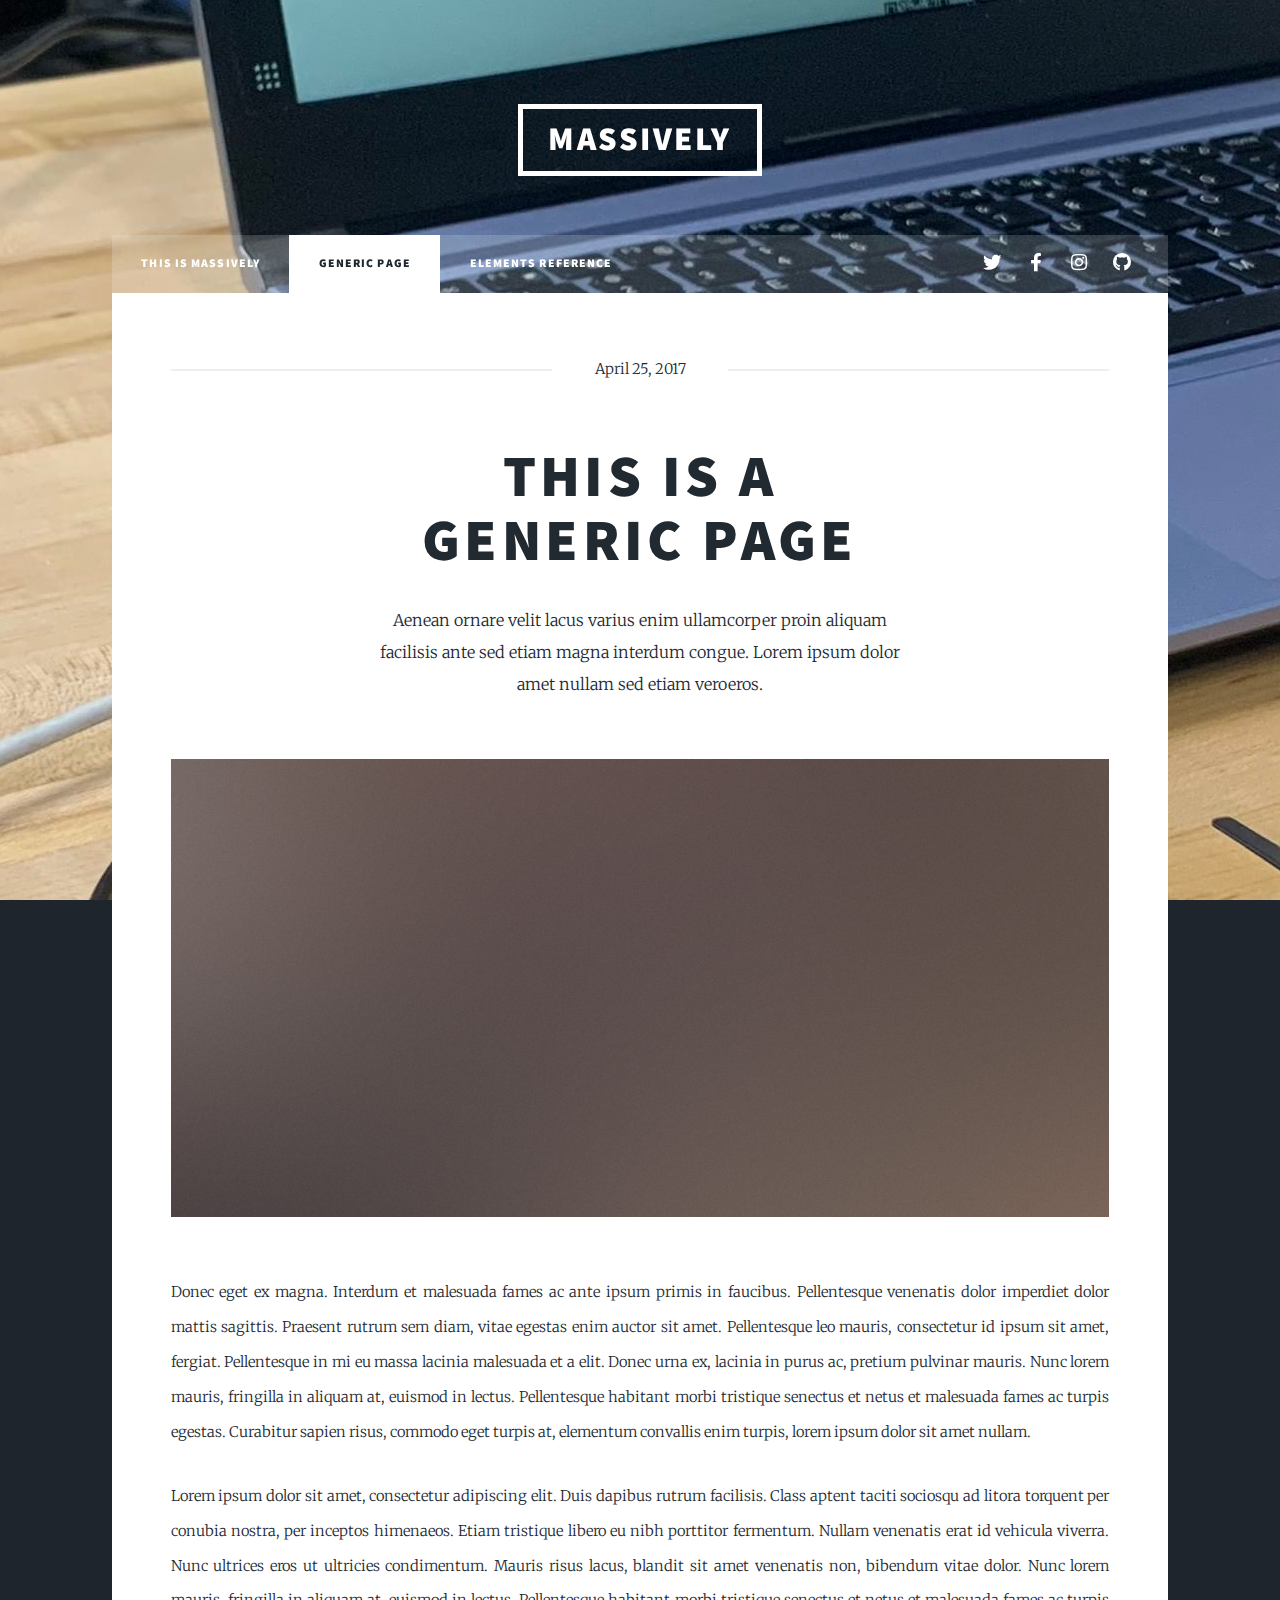
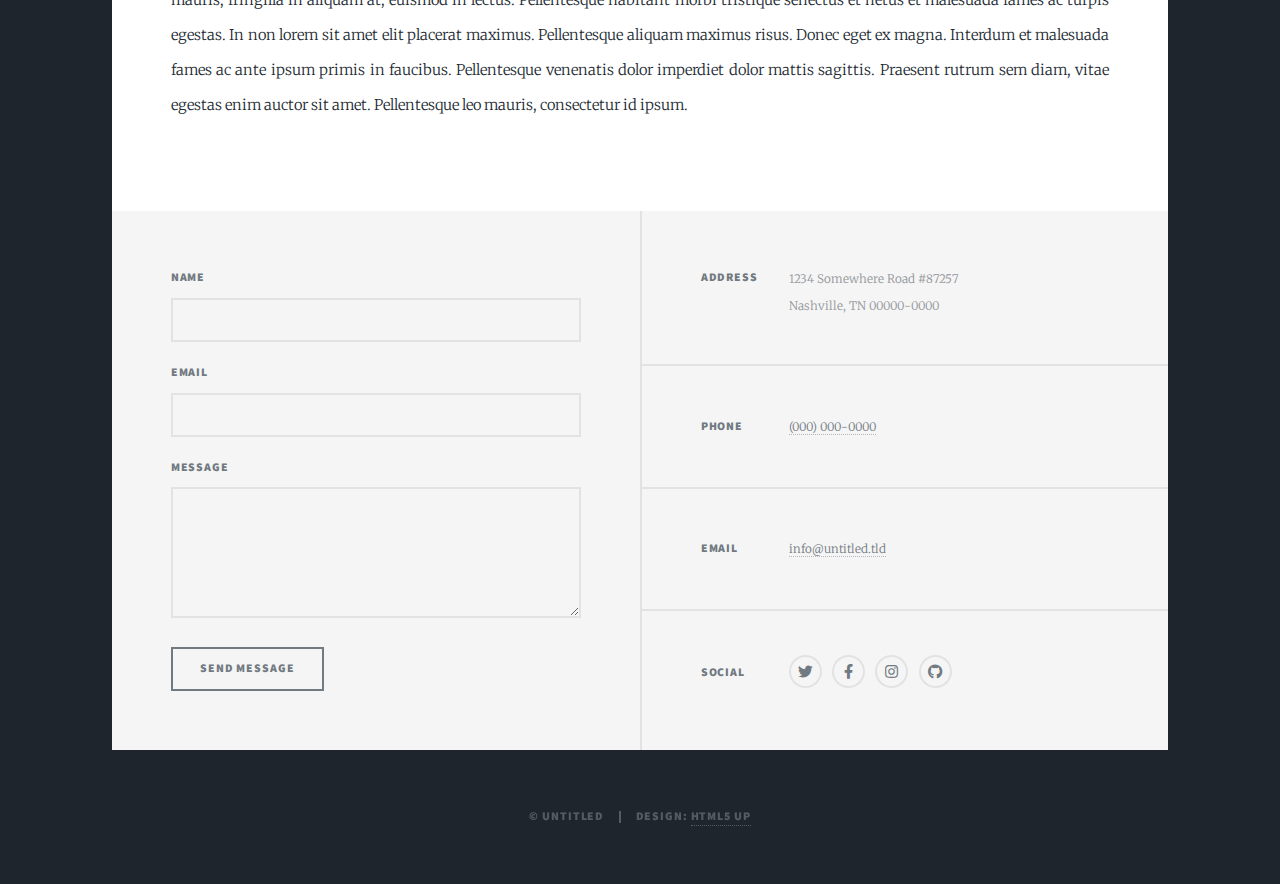
<file: generic.html>
<!DOCTYPE HTML>
<!--
	Massively by HTML5 UP
	html5up.net | @ajlkn
	Free for personal and commercial use under the CCA 3.0 license (html5up.net/license)
-->
<html>
	<head>
		<title>Generic Page - Massively by HTML5 UP</title>
		<meta charset="utf-8" />
		<meta name="viewport" content="width=device-width, initial-scale=1, user-scalable=no" />
		<link rel="stylesheet" href="assets/css/main.css" />
		<noscript><link rel="stylesheet" href="assets/css/noscript.css" /></noscript>
	</head>
	<body class="is-preload">

		<!-- Wrapper -->
			<div id="wrapper">

				<!-- Header -->
					<header id="header">
						<a href="index.html" class="logo">Massively</a>
					</header>

				<!-- Nav -->
					<nav id="nav">
						<ul class="links">
							<li><a href="index.html">This is Massively</a></li>
							<li class="active"><a href="generic.html">Generic Page</a></li>
							<li><a href="elements.html">Elements Reference</a></li>
						</ul>
						<ul class="icons">
							<li><a href="#" class="icon brands fa-twitter"><span class="label">Twitter</span></a></li>
							<li><a href="#" class="icon brands fa-facebook-f"><span class="label">Facebook</span></a></li>
							<li><a href="#" class="icon brands fa-instagram"><span class="label">Instagram</span></a></li>
							<li><a href="#" class="icon brands fa-github"><span class="label">GitHub</span></a></li>
						</ul>
					</nav>

				<!-- Main -->
					<div id="main">

						<!-- Post -->
							<section class="post">
								<header class="major">
									<span class="date">April 25, 2017</span>
									<h1>This is a<br />
									Generic Page</h1>
									<p>Aenean ornare velit lacus varius enim ullamcorper proin aliquam<br />
									facilisis ante sed etiam magna interdum congue. Lorem ipsum dolor<br />
									amet nullam sed etiam veroeros.</p>
								</header>
								<div class="image main"><img src="images/pic01.jpg" alt="" /></div>
								<p>Donec eget ex magna. Interdum et malesuada fames ac ante ipsum primis in faucibus. Pellentesque venenatis dolor imperdiet dolor mattis sagittis. Praesent rutrum sem diam, vitae egestas enim auctor sit amet. Pellentesque leo mauris, consectetur id ipsum sit amet, fergiat. Pellentesque in mi eu massa lacinia malesuada et a elit. Donec urna ex, lacinia in purus ac, pretium pulvinar mauris. Nunc lorem mauris, fringilla in aliquam at, euismod in lectus. Pellentesque habitant morbi tristique senectus et netus et malesuada fames ac turpis egestas. Curabitur sapien risus, commodo eget turpis at, elementum convallis enim turpis, lorem ipsum dolor sit amet nullam.</p>
								<p>Lorem ipsum dolor sit amet, consectetur adipiscing elit. Duis dapibus rutrum facilisis. Class aptent taciti sociosqu ad litora torquent per conubia nostra, per inceptos himenaeos. Etiam tristique libero eu nibh porttitor fermentum. Nullam venenatis erat id vehicula viverra. Nunc ultrices eros ut ultricies condimentum. Mauris risus lacus, blandit sit amet venenatis non, bibendum vitae dolor. Nunc lorem mauris, fringilla in aliquam at, euismod in lectus. Pellentesque habitant morbi tristique senectus et netus et malesuada fames ac turpis egestas. In non lorem sit amet elit placerat maximus. Pellentesque aliquam maximus risus. Donec eget ex magna. Interdum et malesuada fames ac ante ipsum primis in faucibus. Pellentesque venenatis dolor imperdiet dolor mattis sagittis. Praesent rutrum sem diam, vitae egestas enim auctor sit amet. Pellentesque leo mauris, consectetur id ipsum.</p>
							</section>

					</div>

				<!-- Footer -->
					<footer id="footer">
						<section>
							<form method="post" action="#">
								<div class="fields">
									<div class="field">
										<label for="name">Name</label>
										<input type="text" name="name" id="name" />
									</div>
									<div class="field">
										<label for="email">Email</label>
										<input type="text" name="email" id="email" />
									</div>
									<div class="field">
										<label for="message">Message</label>
										<textarea name="message" id="message" rows="3"></textarea>
									</div>
								</div>
								<ul class="actions">
									<li><input type="submit" value="Send Message" /></li>
								</ul>
							</form>
						</section>
						<section class="split contact">
							<section class="alt">
								<h3>Address</h3>
								<p>1234 Somewhere Road #87257<br />
								Nashville, TN 00000-0000</p>
							</section>
							<section>
								<h3>Phone</h3>
								<p><a href="#">(000) 000-0000</a></p>
							</section>
							<section>
								<h3>Email</h3>
								<p><a href="#">info@untitled.tld</a></p>
							</section>
							<section>
								<h3>Social</h3>
								<ul class="icons alt">
									<li><a href="#" class="icon brands alt fa-twitter"><span class="label">Twitter</span></a></li>
									<li><a href="#" class="icon brands alt fa-facebook-f"><span class="label">Facebook</span></a></li>
									<li><a href="#" class="icon brands alt fa-instagram"><span class="label">Instagram</span></a></li>
									<li><a href="#" class="icon brands alt fa-github"><span class="label">GitHub</span></a></li>
								</ul>
							</section>
						</section>
					</footer>

				<!-- Copyright -->
					<div id="copyright">
						<ul><li>&copy; Untitled</li><li>Design: <a href="https://html5up.net">HTML5 UP</a></li></ul>
					</div>

			</div>

		<!-- Scripts -->
			<script src="assets/js/jquery.min.js"></script>
			<script src="assets/js/jquery.scrollex.min.js"></script>
			<script src="assets/js/jquery.scrolly.min.js"></script>
			<script src="assets/js/browser.min.js"></script>
			<script src="assets/js/breakpoints.min.js"></script>
			<script src="assets/js/util.js"></script>
			<script src="assets/js/main.js"></script>

	</body>
</html>
</file>
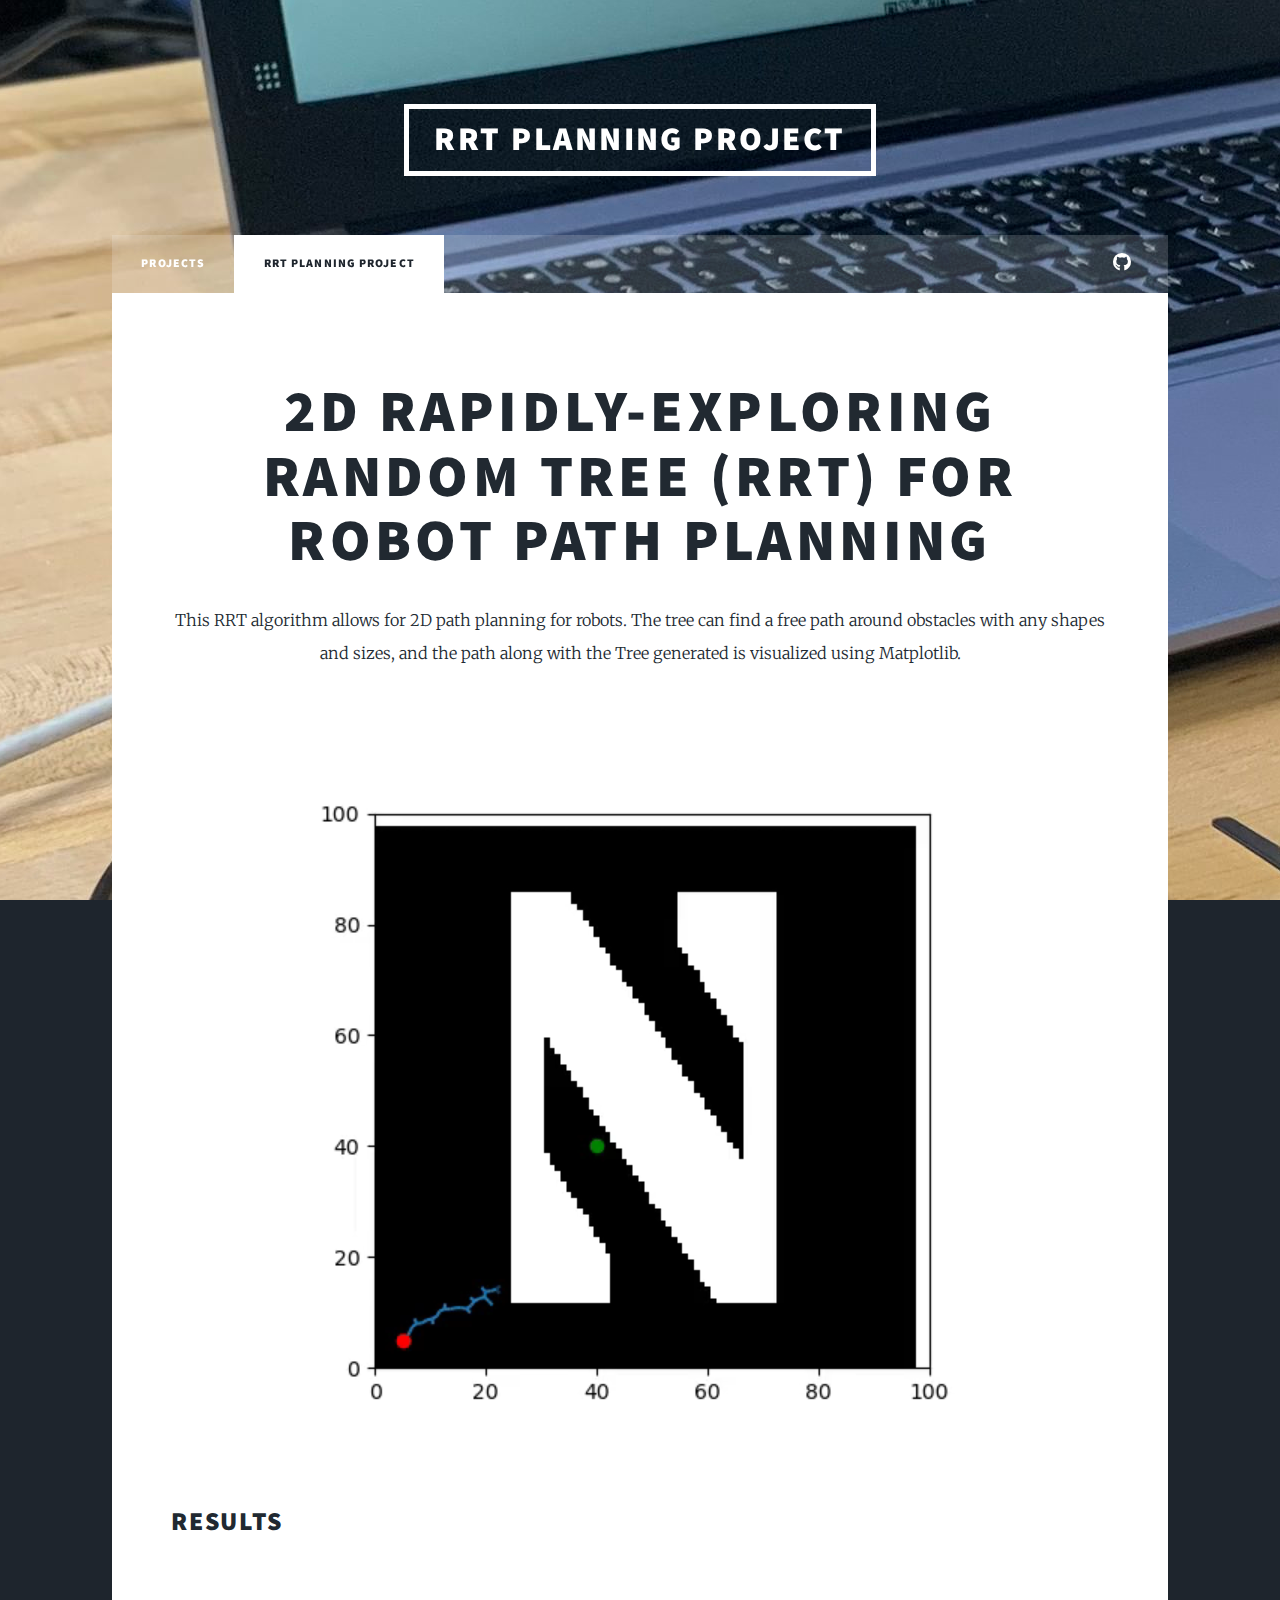
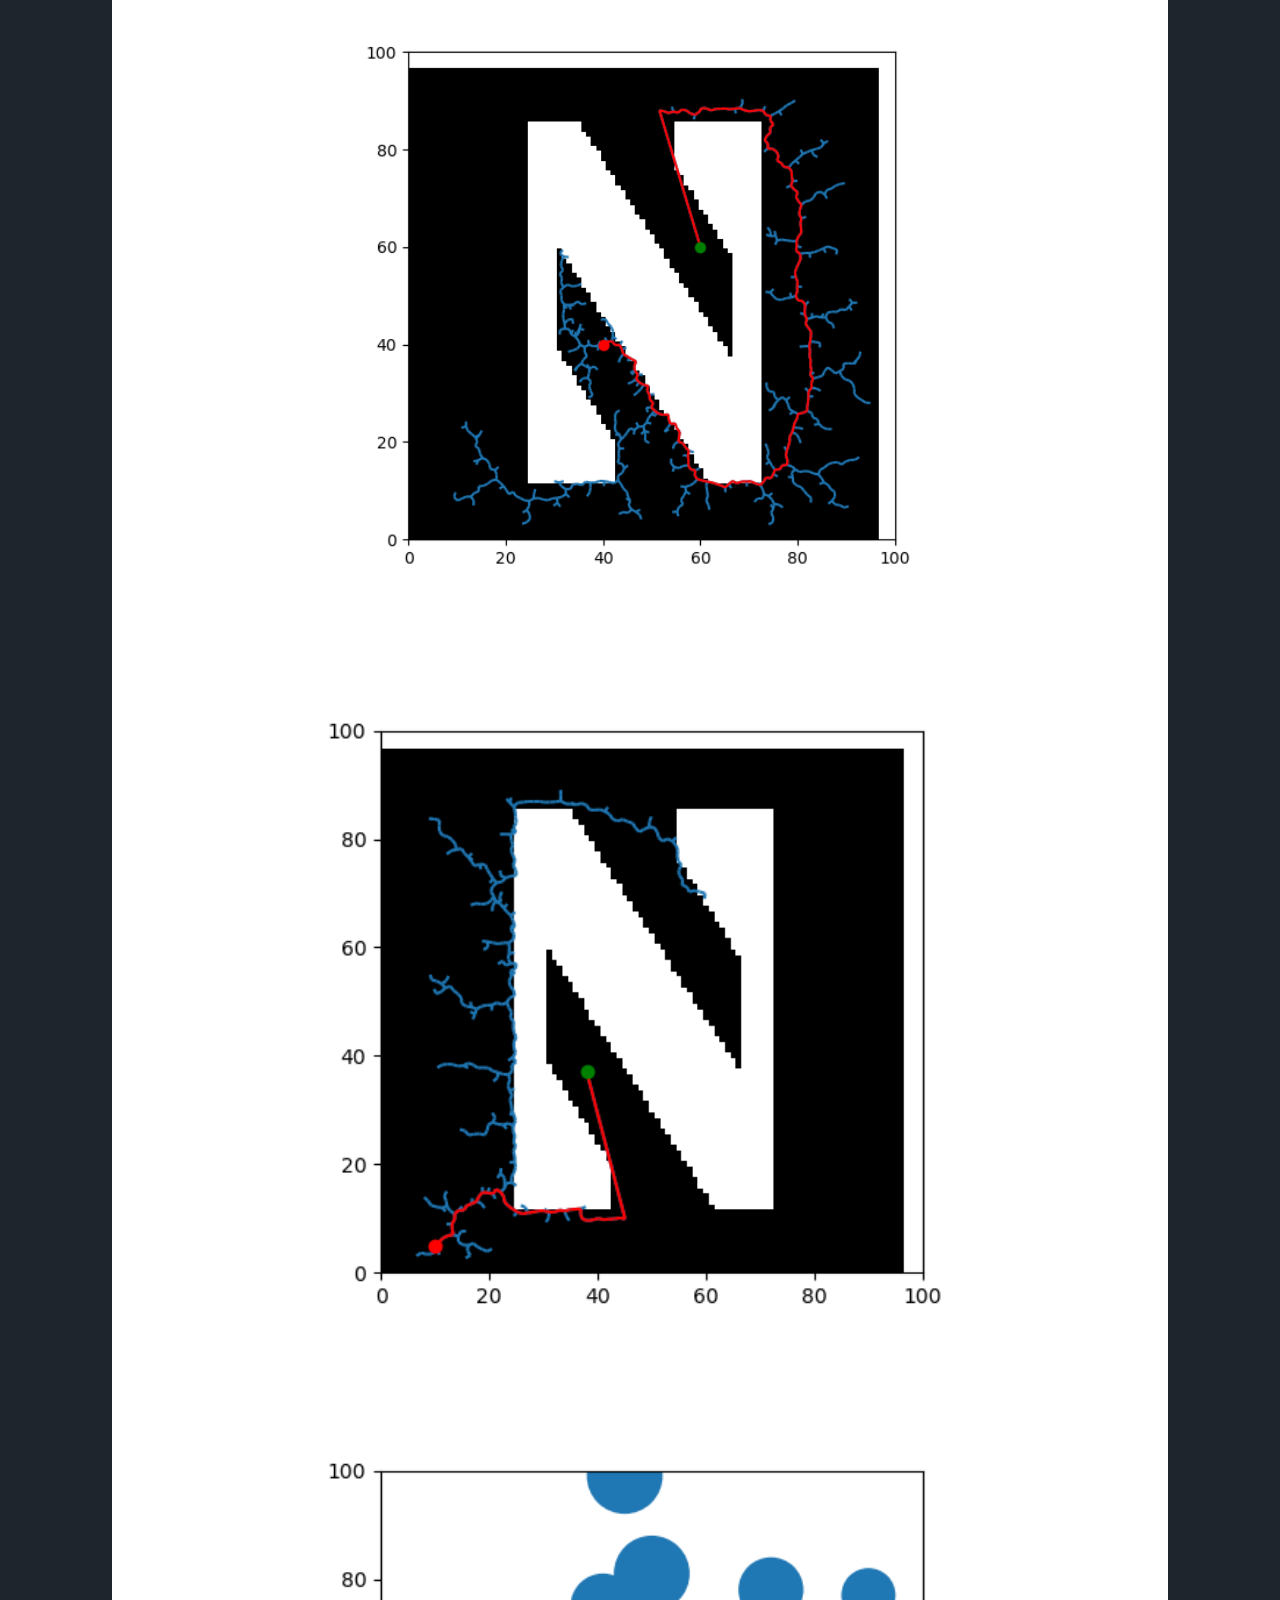
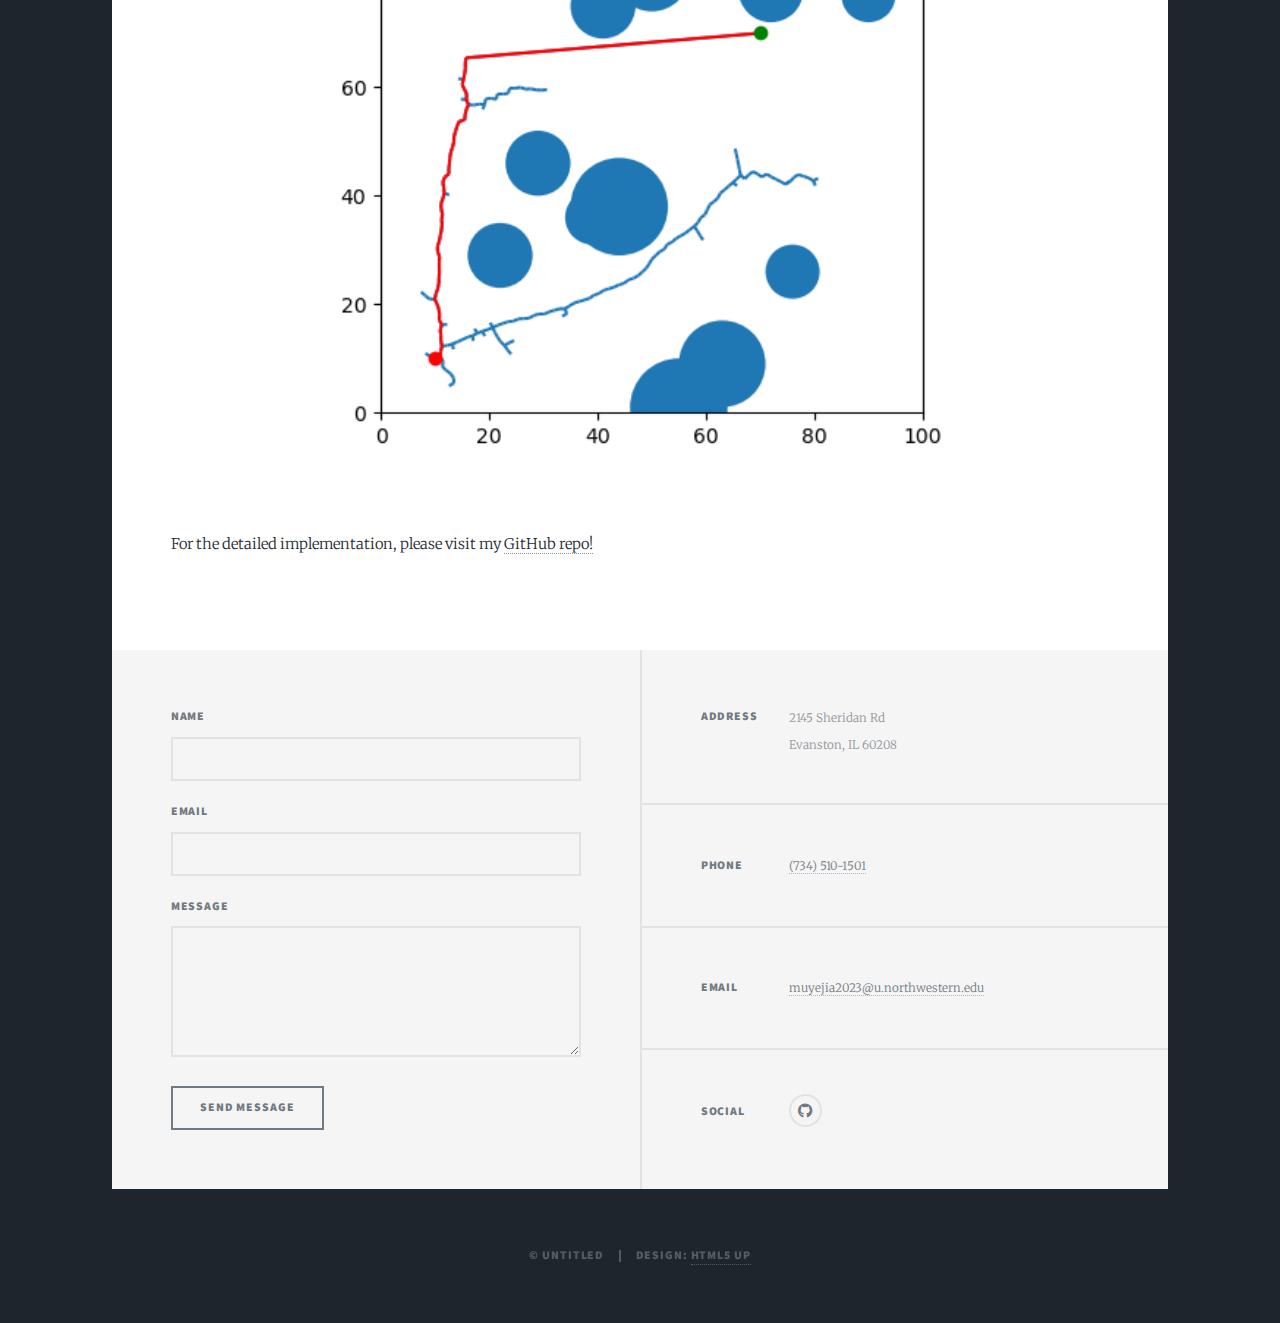
<file: rrt.html>
<!DOCTYPE HTML>
<!--
	Massively by HTML5 UP
	html5up.net | @ajlkn
	Free for personal and commercial use under the CCA 3.0 license (html5up.net/license)
-->
<html>
	<head>
		<title>RRT planning Project</title>
		<meta charset="utf-8" />
		<meta name="viewport" content="width=device-width, initial-scale=1, user-scalable=no" />
		<link rel="stylesheet" href="assets/css/main.css" />
		<noscript><link rel="stylesheet" href="assets/css/noscript.css" /></noscript>
	</head>
	<body class="is-preload">

		<!-- Wrapper -->
        <div id="wrapper">

            <!-- Header -->
            <header id="header">
                <a href="index.html" class="logo">RRT planning Project</a>
            </header>

            <!-- Nav -->
            <nav id="nav">
                <ul class="links">
                    <li><a href="index.html">Projects</a></li>
                    <li class="active"><a href="about.html">RRT planning Project</a></li>
                </ul>
                <ul class="icons">
                    <!-- <li><a href="#" class="icon brands fa-twitter"><span class="label">Twitter</span></a></li>
                    <li><a href="#" class="icon brands fa-facebook-f"><span class="label">Facebook</span></a></li>
                    <li><a href="#" class="icon brands fa-instagram"><span class="label">Instagram</span></a></li> -->
                    <li><a href="#" class="icon brands fa-github"><span class="label">GitHub</span></a></li>
                </ul>
            </nav>

            <!-- Main -->
            <div id="main">

                <!-- Post -->
                <section class="post">
                    <header class="major">
                        <h1>2D Rapidly-exploring Random Tree (RRT) for Robot Path Planning</h1>
                        <p>
                            This RRT algorithm allows for 2D path planning for robots. The tree can find a free path around obstacles with any shapes and sizes, and the path along with the Tree generated is visualized using Matplotlib.
                        </p>
                    </header>
                    <div class="video">
                        <video width="1280" height="720" autoplay muted loop>
                            <source src="images/ani.mp4" type="video/mp4">
                        </video>
                    </div>

                    <h2>Results</h2>
                    <header class="image fit">
                        <img src="images/path_planning_output/N_map_avoidance.png" alt="" />
                    </header>
                    <header class="image fit">
                        <img src="images/path_planning_output/task3_random_obstacle.png" alt="" />
                    </header>
                    <header class="image fit">
                        <img src="images/path_planning_output/task_2_example2.png" alt="" />
                    </header>
                    <p>
                        For the detailed implementation, please visit my <a href="https://github.com/muye1202/2D_RRT_for_path_planning/tree/main" target="_blank">GitHub repo!</a>
                    </p>

                </section>

            </div>

            <!-- Footer -->
            <footer id="footer">
                <section>
                    <form method="post" action="#">
                        <div class="fields">
                            <div class="field">
                                <label for="name">Name</label>
                                <input type="text" name="name" id="name" />
                            </div>
                            <div class="field">
                                <label for="email">Email</label>
                                <input type="text" name="email" id="email" />
                            </div>
                            <div class="field">
                                <label for="message">Message</label>
                                <textarea name="message" id="message" rows="3"></textarea>
                            </div>
                        </div>
                        <ul class="actions">
                            <li><input type="submit" value="Send Message" /></li>
                        </ul>
                    </form>
                </section>
                <section class="split contact">
                    <section class="alt">
                        <h3>Address</h3>
                        <p>2145 Sheridan Rd<br />
                        Evanston, IL 60208</p>
                    </section>
                    <section>
                        <h3>Phone</h3>
                        <p><a href="#">(734) 510-1501</a></p>
                    </section>
                    <section>
                        <h3>Email</h3>
                        <p><a href="#">muyejia2023@u.northwestern.edu</a></p>
                    </section>
                    <section>
                        <h3>Social</h3>
                        <ul class="icons alt">
                            <!-- <li><a href="#" class="icon brands alt fa-twitter"><span class="label">Twitter</span></a></li>
                            <li><a href="#" class="icon brands alt fa-facebook-f"><span class="label">Facebook</span></a></li>
                            <li><a href="#" class="icon brands alt fa-instagram"><span class="label">Instagram</span></a></li> -->
                            <li><a href="https://github.com/muye1202" class="icon brands alt fa-github"><span class="label">GitHub</span></a></li>
                        </ul>
                    </section>
                </section>
            </footer>

            <!-- Copyright -->
            <div id="copyright">
                <ul><li>&copy; Untitled</li><li>Design: <a href="https://html5up.net">HTML5 UP</a></li></ul>
            </div>

        </div>

		<!-- Scripts -->
			<script src="assets/js/jquery.min.js"></script>
			<script src="assets/js/jquery.scrollex.min.js"></script>
			<script src="assets/js/jquery.scrolly.min.js"></script>
			<script src="assets/js/browser.min.js"></script>
			<script src="assets/js/breakpoints.min.js"></script>
			<script src="assets/js/util.js"></script>
			<script src="assets/js/main.js"></script>

	</body>
</html>
</file>
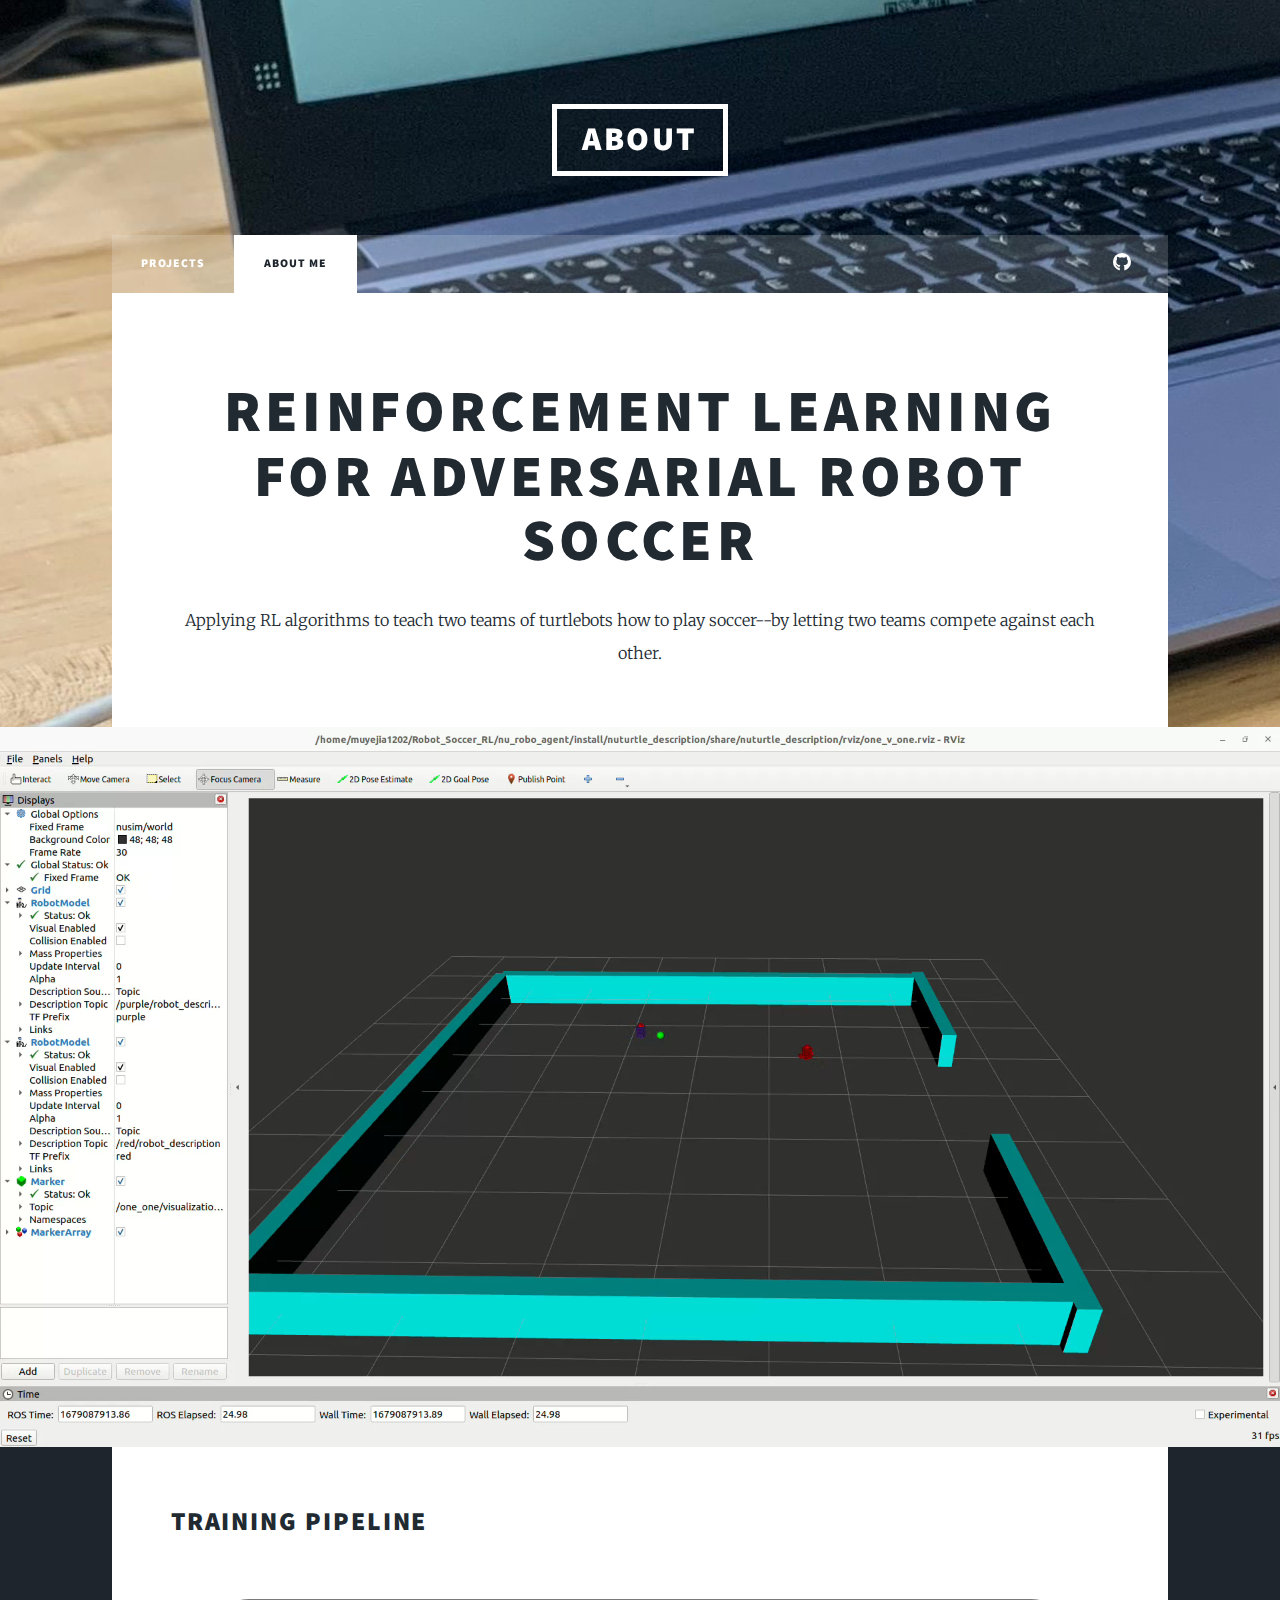
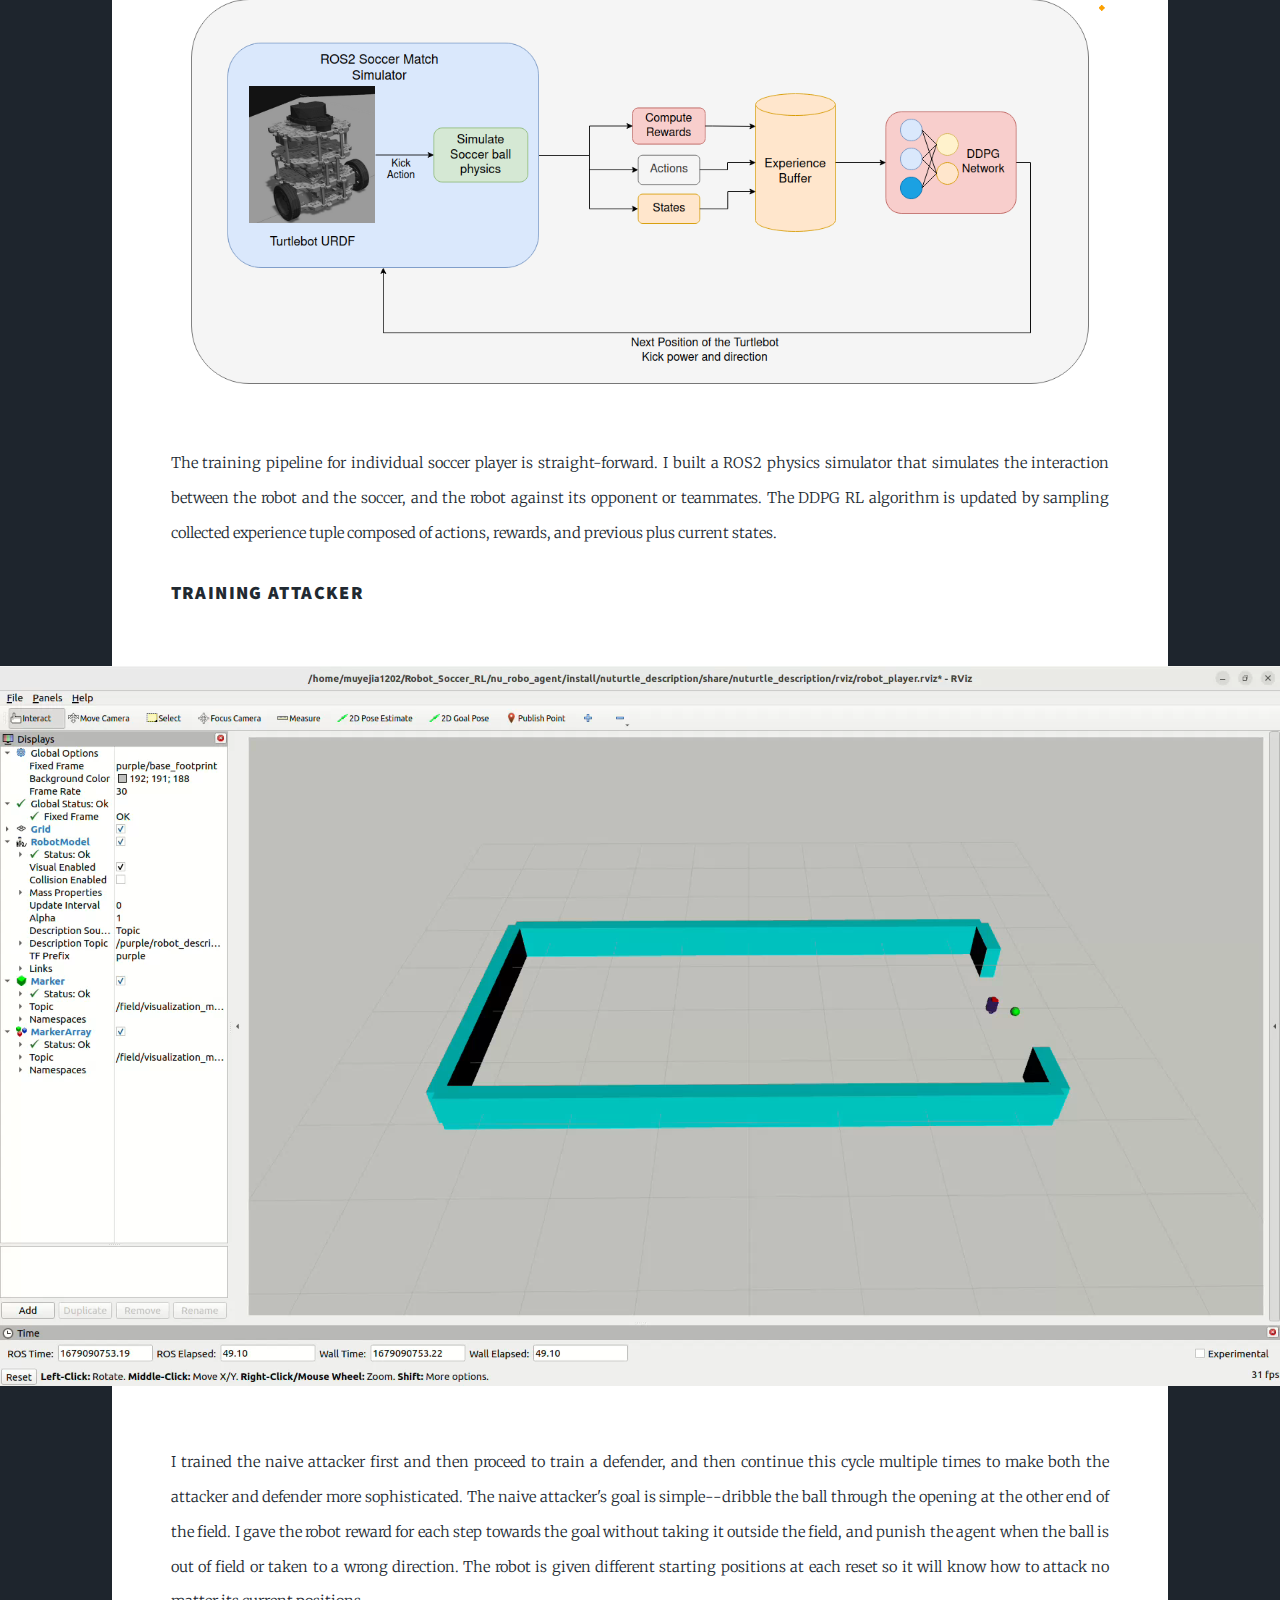
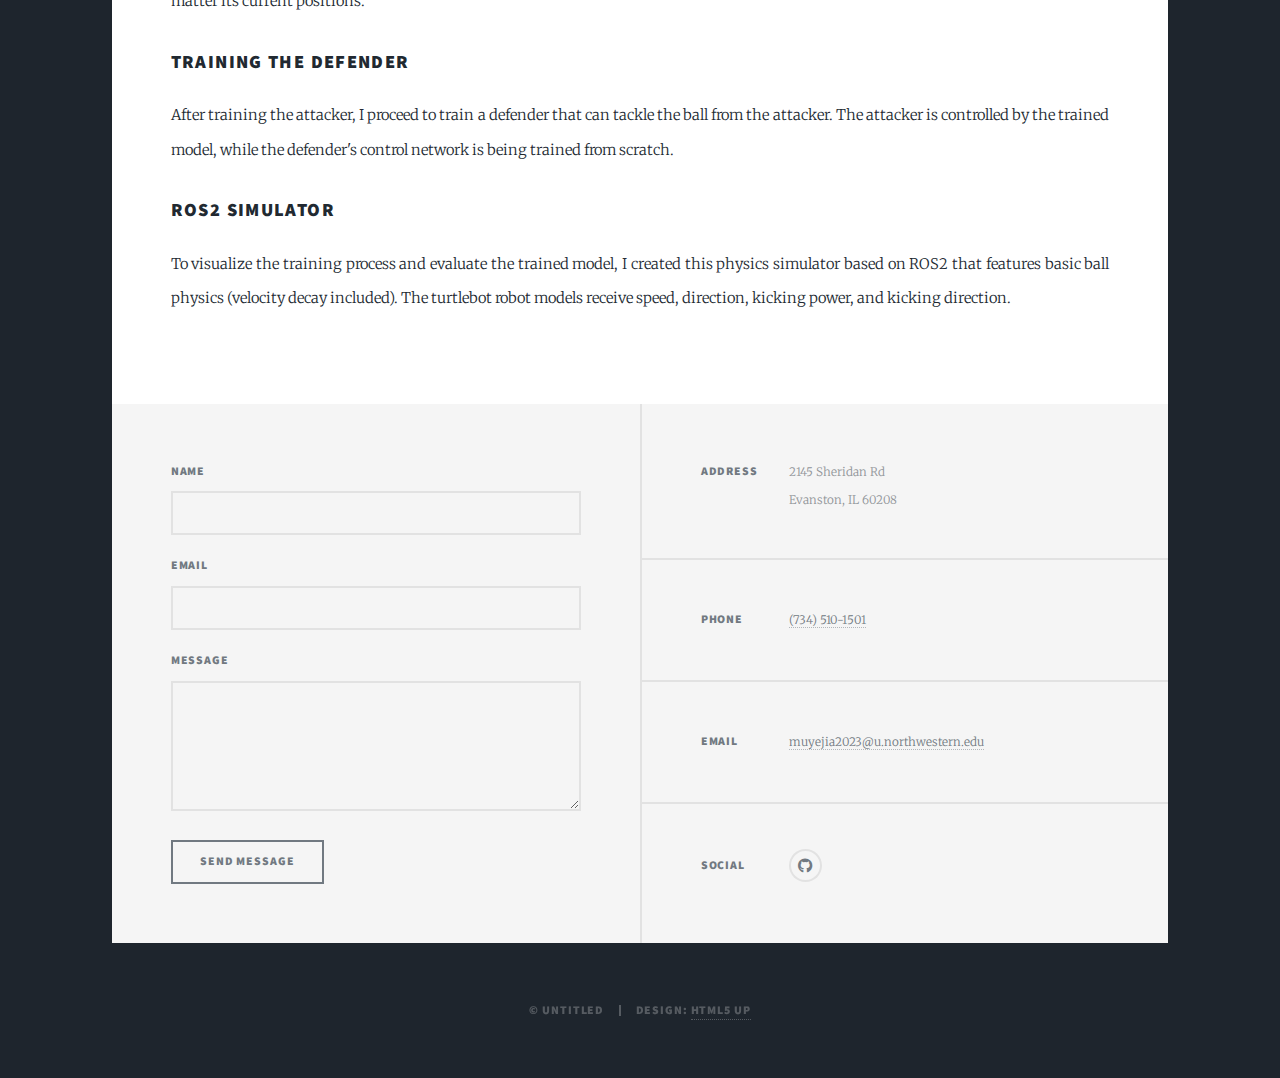
<file: soccer.html>
<!DOCTYPE HTML>
<!--
	Massively by HTML5 UP
	html5up.net | @ajlkn
	Free for personal and commercial use under the CCA 3.0 license (html5up.net/license)
-->
<html>
	<head>
		<title>RL Robot Soccer Project</title>
		<meta charset="utf-8" />
		<meta name="viewport" content="width=device-width, initial-scale=1, user-scalable=no" />
		<link rel="stylesheet" href="assets/css/main.css" />
		<noscript><link rel="stylesheet" href="assets/css/noscript.css" /></noscript>
	</head>
	<body class="is-preload">

		<!-- Wrapper -->
        <div id="wrapper">

            <!-- Header -->
            <header id="header">
                <a href="index.html" class="logo">About</a>
            </header>

            <!-- Nav -->
            <nav id="nav">
                <ul class="links">
                    <li><a href="index.html">Projects</a></li>
                    <li class="active"><a href="about.html">About Me</a></li>
                </ul>
                <ul class="icons">
                    <!-- <li><a href="#" class="icon brands fa-twitter"><span class="label">Twitter</span></a></li>
                    <li><a href="#" class="icon brands fa-facebook-f"><span class="label">Facebook</span></a></li>
                    <li><a href="#" class="icon brands fa-instagram"><span class="label">Instagram</span></a></li> -->
                    <li><a href="#" class="icon brands fa-github"><span class="label">GitHub</span></a></li>
                </ul>
            </nav>

            <!-- Main -->
            <div id="main">

                <!-- Post -->
                <section class="post">
                    <header class="major">
                        <h1>Reinforcement Learning for Adversarial Robot Soccer</h1>
                        <p>
                            Applying RL algorithms to teach two teams of turtlebots how to play soccer--by letting two teams compete against each other.
                        </p>
                    </header>
                    <div class="video">
                        <video width="1280" height="720" autoplay muted loop>
                            <source src="images/successful_defender.mp4" type="video/mp4">
                        </video>
                    </div>

                    <h2>Training Pipeline</h2>
                    <header class="image fit">
                        <img src="images/soccer_pipeline.png" alt="" />
                    </header>
                    <p>
                        The training pipeline for individual soccer player is straight-forward. I built a ROS2 physics simulator that simulates the interaction between the
                        robot and the soccer, and the robot against its opponent or teammates. The DDPG RL algorithm is updated by sampling collected experience tuple 
                        composed of actions, rewards, and previous plus current states.
                    </p>

                    <h3>Training Attacker</h3>
                    <div class="video">
                        <video width="1280" height="720" autoplay muted loop>
                            <source src="images/naive_attacker.mp4" type="video/mp4">
                        </video>
                    </div>
                    <p>
                        I trained the naive attacker first and then proceed to train a defender, and then continue this cycle multiple times
                        to make both the attacker and defender more sophisticated. The naive attacker's goal is simple--dribble the ball through the 
                        opening at the other end of the field. I gave the robot reward for each step towards the goal without taking it outside the field,
                        and punish the agent when the ball is out of field or taken to a wrong direction. The robot is given different starting positions
                        at each reset so it will know how to attack no matter its current positions.
                    </p>

                    <h3>Training the Defender</h3>
                    <p>
                        After training the attacker, I proceed to train a defender that can tackle the ball from the attacker. The attacker is controlled 
                        by the trained model, while the defender's control network is being trained from scratch.
                    </p>

                    <h3>ROS2 Simulator</h3>
                    <p>
                        To visualize the training process and evaluate the trained model, I created this physics simulator based on ROS2 that features
                        basic ball physics (velocity decay included). The turtlebot robot models receive speed, direction, kicking power, and kicking direction. 
                    </p>

                </section>

            </div>

            <!-- Footer -->
            <footer id="footer">
                <section>
                    <form method="post" action="#">
                        <div class="fields">
                            <div class="field">
                                <label for="name">Name</label>
                                <input type="text" name="name" id="name" />
                            </div>
                            <div class="field">
                                <label for="email">Email</label>
                                <input type="text" name="email" id="email" />
                            </div>
                            <div class="field">
                                <label for="message">Message</label>
                                <textarea name="message" id="message" rows="3"></textarea>
                            </div>
                        </div>
                        <ul class="actions">
                            <li><input type="submit" value="Send Message" /></li>
                        </ul>
                    </form>
                </section>
                <section class="split contact">
                    <section class="alt">
                        <h3>Address</h3>
                        <p>2145 Sheridan Rd<br />
                        Evanston, IL 60208</p>
                    </section>
                    <section>
                        <h3>Phone</h3>
                        <p><a href="#">(734) 510-1501</a></p>
                    </section>
                    <section>
                        <h3>Email</h3>
                        <p><a href="#">muyejia2023@u.northwestern.edu</a></p>
                    </section>
                    <section>
                        <h3>Social</h3>
                        <ul class="icons alt">
                            <!-- <li><a href="#" class="icon brands alt fa-twitter"><span class="label">Twitter</span></a></li>
                            <li><a href="#" class="icon brands alt fa-facebook-f"><span class="label">Facebook</span></a></li>
                            <li><a href="#" class="icon brands alt fa-instagram"><span class="label">Instagram</span></a></li> -->
                            <li><a href="https://github.com/muye1202" class="icon brands alt fa-github"><span class="label">GitHub</span></a></li>
                        </ul>
                    </section>
                </section>
            </footer>

            <!-- Copyright -->
            <div id="copyright">
                <ul><li>&copy; Untitled</li><li>Design: <a href="https://html5up.net">HTML5 UP</a></li></ul>
            </div>

        </div>

		<!-- Scripts -->
			<script src="assets/js/jquery.min.js"></script>
			<script src="assets/js/jquery.scrollex.min.js"></script>
			<script src="assets/js/jquery.scrolly.min.js"></script>
			<script src="assets/js/browser.min.js"></script>
			<script src="assets/js/breakpoints.min.js"></script>
			<script src="assets/js/util.js"></script>
			<script src="assets/js/main.js"></script>

	</body>
</html>
</file>
<file: assets/css/main.css>
@import url(fontawesome-all.min.css);
@import url("https://fonts.googleapis.com/css?family=Merriweather:300,700,300italic,700italic|Source+Sans+Pro:900");

/*
	Massively by HTML5 UP
	html5up.net | @ajlkn
	Free for personal and commercial use under the CCA 3.0 license (html5up.net/license)
*/

html, body, div, span, applet, object,
iframe, h1, h2, h3, h4, h5, h6, p, blockquote,
pre, a, abbr, acronym, address, big, cite,
code, del, dfn, em, img, ins, kbd, q, s, samp,
small, strike, strong, sub, sup, tt, var, b,
u, i, center, dl, dt, dd, ol, ul, li, fieldset,
form, label, legend, table, caption, tbody,
tfoot, thead, tr, th, td, article, aside,
canvas, details, embed, figure, figcaption,
footer, header, hgroup, menu, nav, output, ruby,
section, summary, time, mark, audio, video {
	margin: 0;
	padding: 0;
	border: 0;
	font-size: 100%;
	font: inherit;
	vertical-align: baseline;}

article, aside, details, figcaption, figure,
footer, header, hgroup, menu, nav, section {
	display: block;}

body {
	line-height: 1;
}

ol, ul {
	list-style: none;
}

blockquote, q {
	quotes: none;
}

	blockquote:before, blockquote:after, q:before, q:after {
		content: '';
		content: none;
	}

table {
	border-collapse: collapse;
	border-spacing: 0;
}

body {
	-webkit-text-size-adjust: none;
}

mark {
	background-color: transparent;
	color: inherit;
}

input::-moz-focus-inner {
	border: 0;
	padding: 0;
}

input, select, textarea {
	-moz-appearance: none;
	-webkit-appearance: none;
	-ms-appearance: none;
	appearance: none;
}

/* Basic */

	@-ms-viewport {
		width: device-width;
	}

	body {
		-ms-overflow-style: scrollbar;
	}

	@media screen and (max-width: 480px) {

		html, body {
			min-width: 320px;
		}

	}

	html {
		box-sizing: border-box;
	}

	*, *:before, *:after {
		box-sizing: inherit;
	}

	body {
		background-color: #1e252d;
	}

		body.is-preload *, body.is-preload *:before, body.is-preload *:after {
			-moz-animation: none !important;
			-webkit-animation: none !important;
			-ms-animation: none !important;
			animation: none !important;
			-moz-transition: none !important;
			-webkit-transition: none !important;
			-ms-transition: none !important;
			transition: none !important;
		}

/* Type */

	html {
		font-size: 16pt;
	}

		@media screen and (max-width: 1680px) {

			html {
				font-size: 12pt;
			}

		}

		@media screen and (max-width: 1280px) {

			html {
				font-size: 11pt;
			}

		}

		@media screen and (max-width: 360px) {

			html {
				font-size: 10pt;
			}

		}

	body {
		color: #212931;
	}

	body, input, select, textarea {
		font-family: "Merriweather", Georgia, serif;
		font-weight: 300;
		font-size: 1rem;
		line-height: 2.375;
	}

	a {
		-moz-transition: color 0.2s ease-in-out, background-color 0.2s ease-in-out, border-color 0.2s ease-in-out, box-shadow 0.2s ease-in-out;
		-webkit-transition: color 0.2s ease-in-out, background-color 0.2s ease-in-out, border-color 0.2s ease-in-out, box-shadow 0.2s ease-in-out;
		-ms-transition: color 0.2s ease-in-out, background-color 0.2s ease-in-out, border-color 0.2s ease-in-out, box-shadow 0.2s ease-in-out;
		transition: color 0.2s ease-in-out, background-color 0.2s ease-in-out, border-color 0.2s ease-in-out, box-shadow 0.2s ease-in-out;
		border-bottom: dotted 1px;
		text-decoration: none;
	}

		a:hover {
			border-bottom-color: transparent;
		}

	strong, b {
		font-weight: 600;
	}

	em, i {
		font-style: italic;
	}

	p {
		text-align: justify;
		margin: 0 0 2rem 0;
	}

	h1, h2, h3, h4, h5, h6 {
		font-family: "Source Sans Pro", Helvetica, sans-serif;
		font-weight: 900;
		line-height: 1.5;
		letter-spacing: 0.075em;
		text-transform: uppercase;
		margin: 0 0 1rem 0;
	}

		h1 a, h2 a, h3 a, h4 a, h5 a, h6 a {
			border-bottom: 0;
			color: inherit;
			text-decoration: none;
		}

	h1 {
		font-size: 4rem;
		line-height: 1.1;
		margin: 0 0 2rem 0;
	}

	h2 {
		font-size: 1.75rem;
		line-height: 1.3;
		margin: 0 0 1.5rem 0;
	}

	h3 {
		font-size: 1.25rem;
		margin: 0 0 1.5rem 0;
	}

	h4 {
		font-size: 1rem;
	}

	h5 {
		font-size: 0.9rem;
	}

	h6 {
		font-size: 0.8rem;
	}

	sub {
		font-size: 0.8rem;
		position: relative;
		top: 0.5rem;
	}

	sup {
		font-size: 0.8rem;
		position: relative;
		top: -0.5rem;
	}

	blockquote {
		border-left: solid 4px;
		font-style: italic;
		margin: 0 0 2rem 0;
		padding: 0.5rem 0 0.5rem 2rem;
	}

	code {
		border: solid 2px;
		font-family: "Courier New", monospace;
		font-size: 0.9rem;
		margin: 0 0.25rem;
		padding: 0.25rem 0.65rem;
	}

	pre {
		-webkit-overflow-scrolling: touch;
		font-family: "Courier New", monospace;
		font-size: 0.9rem;
		margin: 0 0 2rem 0;
	}

		pre code {
			display: block;
			line-height: 1.75;
			padding: 1rem 1.5rem;
			overflow-x: auto;
		}

	hr {
		border: 0;
		border-bottom: solid 2px;
		margin: 3rem 0;
	}

		hr.major {
			margin: 5rem 0;
		}

	.align-left {
		text-align: left;
	}

	.align-center {
		text-align: center;
	}

	.align-right {
		text-align: right;
	}

	input, select, textarea {
		color: #212931;
	}

	a {
		color: #212931;
		border-bottom-color: rgba(33, 41, 49, 0.5);
	}

		a:hover {
			border-bottom-color: transparent;
			color: #18bfef !important;
		}

	strong, b {
		color: #212931;
	}

	h1, h2, h3, h4, h5, h6 {
		color: #212931;
	}

	blockquote {
		border-left-color: #eeeeee;
	}

	code {
		background: rgba(220, 220, 220, 0.25);
		border-color: #eeeeee;
	}

	hr {
		border-bottom-color: #eeeeee;
	}

/* Row */

	.row {
		display: flex;
		flex-wrap: wrap;
		box-sizing: border-box;
		align-items: stretch;
	}

		.row > * {
			box-sizing: border-box;
		}

		.row.gtr-uniform > * > :last-child {
			margin-bottom: 0;
		}

		.row.aln-left {
			justify-content: flex-start;
		}

		.row.aln-center {
			justify-content: center;
		}

		.row.aln-right {
			justify-content: flex-end;
		}

		.row.aln-top {
			align-items: flex-start;
		}

		.row.aln-middle {
			align-items: center;
		}

		.row.aln-bottom {
			align-items: flex-end;
		}

		.row > .imp {
			order: -1;
		}

		.row > .col-1 {
			width: 8.33333%;
		}

		.row > .off-1 {
			margin-left: 8.33333%;
		}

		.row > .col-2 {
			width: 16.66667%;
		}

		.row > .off-2 {
			margin-left: 16.66667%;
		}

		.row > .col-3 {
			width: 25%;
		}

		.row > .off-3 {
			margin-left: 25%;
		}

		.row > .col-4 {
			width: 33.33333%;
		}

		.row > .off-4 {
			margin-left: 33.33333%;
		}

		.row > .col-5 {
			width: 41.66667%;
		}

		.row > .off-5 {
			margin-left: 41.66667%;
		}

		.row > .col-6 {
			width: 50%;
		}

		.row > .off-6 {
			margin-left: 50%;
		}

		.row > .col-7 {
			width: 58.33333%;
		}

		.row > .off-7 {
			margin-left: 58.33333%;
		}

		.row > .col-8 {
			width: 66.66667%;
		}

		.row > .off-8 {
			margin-left: 66.66667%;
		}

		.row > .col-9 {
			width: 75%;
		}

		.row > .off-9 {
			margin-left: 75%;
		}

		.row > .col-10 {
			width: 83.33333%;
		}

		.row > .off-10 {
			margin-left: 83.33333%;
		}

		.row > .col-11 {
			width: 91.66667%;
		}

		.row > .off-11 {
			margin-left: 91.66667%;
		}

		.row > .col-12 {
			width: 100%;
		}

		.row > .off-12 {
			margin-left: 100%;
		}

		.row.gtr-0 {
			margin-top: 0;
			margin-left: 0rem;
		}

			.row.gtr-0 > * {
				padding: 0 0 0 0rem;
			}

			.row.gtr-0.gtr-uniform {
				margin-top: 0rem;
			}

				.row.gtr-0.gtr-uniform > * {
					padding-top: 0rem;
				}

		.row.gtr-25 {
			margin-top: 0;
			margin-left: -0.375rem;
		}

			.row.gtr-25 > * {
				padding: 0 0 0 0.375rem;
			}

			.row.gtr-25.gtr-uniform {
				margin-top: -0.375rem;
			}

				.row.gtr-25.gtr-uniform > * {
					padding-top: 0.375rem;
				}

		.row.gtr-50 {
			margin-top: 0;
			margin-left: -0.75rem;
		}

			.row.gtr-50 > * {
				padding: 0 0 0 0.75rem;
			}

			.row.gtr-50.gtr-uniform {
				margin-top: -0.75rem;
			}

				.row.gtr-50.gtr-uniform > * {
					padding-top: 0.75rem;
				}

		.row {
			margin-top: 0;
			margin-left: -1.5rem;
		}

			.row > * {
				padding: 0 0 0 1.5rem;
			}

			.row.gtr-uniform {
				margin-top: -1.5rem;
			}

				.row.gtr-uniform > * {
					padding-top: 1.5rem;
				}

		.row.gtr-150 {
			margin-top: 0;
			margin-left: -2.25rem;
		}

			.row.gtr-150 > * {
				padding: 0 0 0 2.25rem;
			}

			.row.gtr-150.gtr-uniform {
				margin-top: -2.25rem;
			}

				.row.gtr-150.gtr-uniform > * {
					padding-top: 2.25rem;
				}

		.row.gtr-200 {
			margin-top: 0;
			margin-left: -3rem;
		}

			.row.gtr-200 > * {
				padding: 0 0 0 3rem;
			}

			.row.gtr-200.gtr-uniform {
				margin-top: -3rem;
			}

				.row.gtr-200.gtr-uniform > * {
					padding-top: 3rem;
				}

		@media screen and (max-width: 1680px) {

			.row {
				display: flex;
				flex-wrap: wrap;
				box-sizing: border-box;
				align-items: stretch;
			}

				.row > * {
					box-sizing: border-box;
				}

				.row.gtr-uniform > * > :last-child {
					margin-bottom: 0;
				}

				.row.aln-left {
					justify-content: flex-start;
				}

				.row.aln-center {
					justify-content: center;
				}

				.row.aln-right {
					justify-content: flex-end;
				}

				.row.aln-top {
					align-items: flex-start;
				}

				.row.aln-middle {
					align-items: center;
				}

				.row.aln-bottom {
					align-items: flex-end;
				}

				.row > .imp-xlarge {
					order: -1;
				}

				.row > .col-1-xlarge {
					width: 8.33333%;
				}

				.row > .off-1-xlarge {
					margin-left: 8.33333%;
				}

				.row > .col-2-xlarge {
					width: 16.66667%;
				}

				.row > .off-2-xlarge {
					margin-left: 16.66667%;
				}

				.row > .col-3-xlarge {
					width: 25%;
				}

				.row > .off-3-xlarge {
					margin-left: 25%;
				}

				.row > .col-4-xlarge {
					width: 33.33333%;
				}

				.row > .off-4-xlarge {
					margin-left: 33.33333%;
				}

				.row > .col-5-xlarge {
					width: 41.66667%;
				}

				.row > .off-5-xlarge {
					margin-left: 41.66667%;
				}

				.row > .col-6-xlarge {
					width: 50%;
				}

				.row > .off-6-xlarge {
					margin-left: 50%;
				}

				.row > .col-7-xlarge {
					width: 58.33333%;
				}

				.row > .off-7-xlarge {
					margin-left: 58.33333%;
				}

				.row > .col-8-xlarge {
					width: 66.66667%;
				}

				.row > .off-8-xlarge {
					margin-left: 66.66667%;
				}

				.row > .col-9-xlarge {
					width: 75%;
				}

				.row > .off-9-xlarge {
					margin-left: 75%;
				}

				.row > .col-10-xlarge {
					width: 83.33333%;
				}

				.row > .off-10-xlarge {
					margin-left: 83.33333%;
				}

				.row > .col-11-xlarge {
					width: 91.66667%;
				}

				.row > .off-11-xlarge {
					margin-left: 91.66667%;
				}

				.row > .col-12-xlarge {
					width: 100%;
				}

				.row > .off-12-xlarge {
					margin-left: 100%;
				}

				.row.gtr-0 {
					margin-top: 0;
					margin-left: 0rem;
				}

					.row.gtr-0 > * {
						padding: 0 0 0 0rem;
					}

					.row.gtr-0.gtr-uniform {
						margin-top: 0rem;
					}

						.row.gtr-0.gtr-uniform > * {
							padding-top: 0rem;
						}

				.row.gtr-25 {
					margin-top: 0;
					margin-left: -0.375rem;
				}

					.row.gtr-25 > * {
						padding: 0 0 0 0.375rem;
					}

					.row.gtr-25.gtr-uniform {
						margin-top: -0.375rem;
					}

						.row.gtr-25.gtr-uniform > * {
							padding-top: 0.375rem;
						}

				.row.gtr-50 {
					margin-top: 0;
					margin-left: -0.75rem;
				}

					.row.gtr-50 > * {
						padding: 0 0 0 0.75rem;
					}

					.row.gtr-50.gtr-uniform {
						margin-top: -0.75rem;
					}

						.row.gtr-50.gtr-uniform > * {
							padding-top: 0.75rem;
						}

				.row {
					margin-top: 0;
					margin-left: -1.5rem;
				}

					.row > * {
						padding: 0 0 0 1.5rem;
					}

					.row.gtr-uniform {
						margin-top: -1.5rem;
					}

						.row.gtr-uniform > * {
							padding-top: 1.5rem;
						}

				.row.gtr-150 {
					margin-top: 0;
					margin-left: -2.25rem;
				}

					.row.gtr-150 > * {
						padding: 0 0 0 2.25rem;
					}

					.row.gtr-150.gtr-uniform {
						margin-top: -2.25rem;
					}

						.row.gtr-150.gtr-uniform > * {
							padding-top: 2.25rem;
						}

				.row.gtr-200 {
					margin-top: 0;
					margin-left: -3rem;
				}

					.row.gtr-200 > * {
						padding: 0 0 0 3rem;
					}

					.row.gtr-200.gtr-uniform {
						margin-top: -3rem;
					}

						.row.gtr-200.gtr-uniform > * {
							padding-top: 3rem;
						}

		}

		@media screen and (max-width: 1280px) {

			.row {
				display: flex;
				flex-wrap: wrap;
				box-sizing: border-box;
				align-items: stretch;
			}

				.row > * {
					box-sizing: border-box;
				}

				.row.gtr-uniform > * > :last-child {
					margin-bottom: 0;
				}

				.row.aln-left {
					justify-content: flex-start;
				}

				.row.aln-center {
					justify-content: center;
				}

				.row.aln-right {
					justify-content: flex-end;
				}

				.row.aln-top {
					align-items: flex-start;
				}

				.row.aln-middle {
					align-items: center;
				}

				.row.aln-bottom {
					align-items: flex-end;
				}

				.row > .imp-large {
					order: -1;
				}

				.row > .col-1-large {
					width: 8.33333%;
				}

				.row > .off-1-large {
					margin-left: 8.33333%;
				}

				.row > .col-2-large {
					width: 16.66667%;
				}

				.row > .off-2-large {
					margin-left: 16.66667%;
				}

				.row > .col-3-large {
					width: 25%;
				}

				.row > .off-3-large {
					margin-left: 25%;
				}

				.row > .col-4-large {
					width: 33.33333%;
				}

				.row > .off-4-large {
					margin-left: 33.33333%;
				}

				.row > .col-5-large {
					width: 41.66667%;
				}

				.row > .off-5-large {
					margin-left: 41.66667%;
				}

				.row > .col-6-large {
					width: 50%;
				}

				.row > .off-6-large {
					margin-left: 50%;
				}

				.row > .col-7-large {
					width: 58.33333%;
				}

				.row > .off-7-large {
					margin-left: 58.33333%;
				}

				.row > .col-8-large {
					width: 66.66667%;
				}

				.row > .off-8-large {
					margin-left: 66.66667%;
				}

				.row > .col-9-large {
					width: 75%;
				}

				.row > .off-9-large {
					margin-left: 75%;
				}

				.row > .col-10-large {
					width: 83.33333%;
				}

				.row > .off-10-large {
					margin-left: 83.33333%;
				}

				.row > .col-11-large {
					width: 91.66667%;
				}

				.row > .off-11-large {
					margin-left: 91.66667%;
				}

				.row > .col-12-large {
					width: 100%;
				}

				.row > .off-12-large {
					margin-left: 100%;
				}

				.row.gtr-0 {
					margin-top: 0;
					margin-left: 0rem;
				}

					.row.gtr-0 > * {
						padding: 0 0 0 0rem;
					}

					.row.gtr-0.gtr-uniform {
						margin-top: 0rem;
					}

						.row.gtr-0.gtr-uniform > * {
							padding-top: 0rem;
						}

				.row.gtr-25 {
					margin-top: 0;
					margin-left: -0.375rem;
				}

					.row.gtr-25 > * {
						padding: 0 0 0 0.375rem;
					}

					.row.gtr-25.gtr-uniform {
						margin-top: -0.375rem;
					}

						.row.gtr-25.gtr-uniform > * {
							padding-top: 0.375rem;
						}

				.row.gtr-50 {
					margin-top: 0;
					margin-left: -0.75rem;
				}

					.row.gtr-50 > * {
						padding: 0 0 0 0.75rem;
					}

					.row.gtr-50.gtr-uniform {
						margin-top: -0.75rem;
					}

						.row.gtr-50.gtr-uniform > * {
							padding-top: 0.75rem;
						}

				.row {
					margin-top: 0;
					margin-left: -1.5rem;
				}

					.row > * {
						padding: 0 0 0 1.5rem;
					}

					.row.gtr-uniform {
						margin-top: -1.5rem;
					}

						.row.gtr-uniform > * {
							padding-top: 1.5rem;
						}

				.row.gtr-150 {
					margin-top: 0;
					margin-left: -2.25rem;
				}

					.row.gtr-150 > * {
						padding: 0 0 0 2.25rem;
					}

					.row.gtr-150.gtr-uniform {
						margin-top: -2.25rem;
					}

						.row.gtr-150.gtr-uniform > * {
							padding-top: 2.25rem;
						}

				.row.gtr-200 {
					margin-top: 0;
					margin-left: -3rem;
				}

					.row.gtr-200 > * {
						padding: 0 0 0 3rem;
					}

					.row.gtr-200.gtr-uniform {
						margin-top: -3rem;
					}

						.row.gtr-200.gtr-uniform > * {
							padding-top: 3rem;
						}

		}

		@media screen and (max-width: 980px) {

			.row {
				display: flex;
				flex-wrap: wrap;
				box-sizing: border-box;
				align-items: stretch;
			}

				.row > * {
					box-sizing: border-box;
				}

				.row.gtr-uniform > * > :last-child {
					margin-bottom: 0;
				}

				.row.aln-left {
					justify-content: flex-start;
				}

				.row.aln-center {
					justify-content: center;
				}

				.row.aln-right {
					justify-content: flex-end;
				}

				.row.aln-top {
					align-items: flex-start;
				}

				.row.aln-middle {
					align-items: center;
				}

				.row.aln-bottom {
					align-items: flex-end;
				}

				.row > .imp-medium {
					order: -1;
				}

				.row > .col-1-medium {
					width: 8.33333%;
				}

				.row > .off-1-medium {
					margin-left: 8.33333%;
				}

				.row > .col-2-medium {
					width: 16.66667%;
				}

				.row > .off-2-medium {
					margin-left: 16.66667%;
				}

				.row > .col-3-medium {
					width: 25%;
				}

				.row > .off-3-medium {
					margin-left: 25%;
				}

				.row > .col-4-medium {
					width: 33.33333%;
				}

				.row > .off-4-medium {
					margin-left: 33.33333%;
				}

				.row > .col-5-medium {
					width: 41.66667%;
				}

				.row > .off-5-medium {
					margin-left: 41.66667%;
				}

				.row > .col-6-medium {
					width: 50%;
				}

				.row > .off-6-medium {
					margin-left: 50%;
				}

				.row > .col-7-medium {
					width: 58.33333%;
				}

				.row > .off-7-medium {
					margin-left: 58.33333%;
				}

				.row > .col-8-medium {
					width: 66.66667%;
				}

				.row > .off-8-medium {
					margin-left: 66.66667%;
				}

				.row > .col-9-medium {
					width: 75%;
				}

				.row > .off-9-medium {
					margin-left: 75%;
				}

				.row > .col-10-medium {
					width: 83.33333%;
				}

				.row > .off-10-medium {
					margin-left: 83.33333%;
				}

				.row > .col-11-medium {
					width: 91.66667%;
				}

				.row > .off-11-medium {
					margin-left: 91.66667%;
				}

				.row > .col-12-medium {
					width: 100%;
				}

				.row > .off-12-medium {
					margin-left: 100%;
				}

				.row.gtr-0 {
					margin-top: 0;
					margin-left: 0rem;
				}

					.row.gtr-0 > * {
						padding: 0 0 0 0rem;
					}

					.row.gtr-0.gtr-uniform {
						margin-top: 0rem;
					}

						.row.gtr-0.gtr-uniform > * {
							padding-top: 0rem;
						}

				.row.gtr-25 {
					margin-top: 0;
					margin-left: -0.375rem;
				}

					.row.gtr-25 > * {
						padding: 0 0 0 0.375rem;
					}

					.row.gtr-25.gtr-uniform {
						margin-top: -0.375rem;
					}

						.row.gtr-25.gtr-uniform > * {
							padding-top: 0.375rem;
						}

				.row.gtr-50 {
					margin-top: 0;
					margin-left: -0.75rem;
				}

					.row.gtr-50 > * {
						padding: 0 0 0 0.75rem;
					}

					.row.gtr-50.gtr-uniform {
						margin-top: -0.75rem;
					}

						.row.gtr-50.gtr-uniform > * {
							padding-top: 0.75rem;
						}

				.row {
					margin-top: 0;
					margin-left: -1.5rem;
				}

					.row > * {
						padding: 0 0 0 1.5rem;
					}

					.row.gtr-uniform {
						margin-top: -1.5rem;
					}

						.row.gtr-uniform > * {
							padding-top: 1.5rem;
						}

				.row.gtr-150 {
					margin-top: 0;
					margin-left: -2.25rem;
				}

					.row.gtr-150 > * {
						padding: 0 0 0 2.25rem;
					}

					.row.gtr-150.gtr-uniform {
						margin-top: -2.25rem;
					}

						.row.gtr-150.gtr-uniform > * {
							padding-top: 2.25rem;
						}

				.row.gtr-200 {
					margin-top: 0;
					margin-left: -3rem;
				}

					.row.gtr-200 > * {
						padding: 0 0 0 3rem;
					}

					.row.gtr-200.gtr-uniform {
						margin-top: -3rem;
					}

						.row.gtr-200.gtr-uniform > * {
							padding-top: 3rem;
						}

		}

		@media screen and (max-width: 736px) {

			.row {
				display: flex;
				flex-wrap: wrap;
				box-sizing: border-box;
				align-items: stretch;
			}

				.row > * {
					box-sizing: border-box;
				}

				.row.gtr-uniform > * > :last-child {
					margin-bottom: 0;
				}

				.row.aln-left {
					justify-content: flex-start;
				}

				.row.aln-center {
					justify-content: center;
				}

				.row.aln-right {
					justify-content: flex-end;
				}

				.row.aln-top {
					align-items: flex-start;
				}

				.row.aln-middle {
					align-items: center;
				}

				.row.aln-bottom {
					align-items: flex-end;
				}

				.row > .imp-small {
					order: -1;
				}

				.row > .col-1-small {
					width: 8.33333%;
				}

				.row > .off-1-small {
					margin-left: 8.33333%;
				}

				.row > .col-2-small {
					width: 16.66667%;
				}

				.row > .off-2-small {
					margin-left: 16.66667%;
				}

				.row > .col-3-small {
					width: 25%;
				}

				.row > .off-3-small {
					margin-left: 25%;
				}

				.row > .col-4-small {
					width: 33.33333%;
				}

				.row > .off-4-small {
					margin-left: 33.33333%;
				}

				.row > .col-5-small {
					width: 41.66667%;
				}

				.row > .off-5-small {
					margin-left: 41.66667%;
				}

				.row > .col-6-small {
					width: 50%;
				}

				.row > .off-6-small {
					margin-left: 50%;
				}

				.row > .col-7-small {
					width: 58.33333%;
				}

				.row > .off-7-small {
					margin-left: 58.33333%;
				}

				.row > .col-8-small {
					width: 66.66667%;
				}

				.row > .off-8-small {
					margin-left: 66.66667%;
				}

				.row > .col-9-small {
					width: 75%;
				}

				.row > .off-9-small {
					margin-left: 75%;
				}

				.row > .col-10-small {
					width: 83.33333%;
				}

				.row > .off-10-small {
					margin-left: 83.33333%;
				}

				.row > .col-11-small {
					width: 91.66667%;
				}

				.row > .off-11-small {
					margin-left: 91.66667%;
				}

				.row > .col-12-small {
					width: 100%;
				}

				.row > .off-12-small {
					margin-left: 100%;
				}

				.row.gtr-0 {
					margin-top: 0;
					margin-left: 0rem;
				}

					.row.gtr-0 > * {
						padding: 0 0 0 0rem;
					}

					.row.gtr-0.gtr-uniform {
						margin-top: 0rem;
					}

						.row.gtr-0.gtr-uniform > * {
							padding-top: 0rem;
						}

				.row.gtr-25 {
					margin-top: 0;
					margin-left: -0.375rem;
				}

					.row.gtr-25 > * {
						padding: 0 0 0 0.375rem;
					}

					.row.gtr-25.gtr-uniform {
						margin-top: -0.375rem;
					}

						.row.gtr-25.gtr-uniform > * {
							padding-top: 0.375rem;
						}

				.row.gtr-50 {
					margin-top: 0;
					margin-left: -0.75rem;
				}

					.row.gtr-50 > * {
						padding: 0 0 0 0.75rem;
					}

					.row.gtr-50.gtr-uniform {
						margin-top: -0.75rem;
					}

						.row.gtr-50.gtr-uniform > * {
							padding-top: 0.75rem;
						}

				.row {
					margin-top: 0;
					margin-left: -1.5rem;
				}

					.row > * {
						padding: 0 0 0 1.5rem;
					}

					.row.gtr-uniform {
						margin-top: -1.5rem;
					}

						.row.gtr-uniform > * {
							padding-top: 1.5rem;
						}

				.row.gtr-150 {
					margin-top: 0;
					margin-left: -2.25rem;
				}

					.row.gtr-150 > * {
						padding: 0 0 0 2.25rem;
					}

					.row.gtr-150.gtr-uniform {
						margin-top: -2.25rem;
					}

						.row.gtr-150.gtr-uniform > * {
							padding-top: 2.25rem;
						}

				.row.gtr-200 {
					margin-top: 0;
					margin-left: -3rem;
				}

					.row.gtr-200 > * {
						padding: 0 0 0 3rem;
					}

					.row.gtr-200.gtr-uniform {
						margin-top: -3rem;
					}

						.row.gtr-200.gtr-uniform > * {
							padding-top: 3rem;
						}

		}

		@media screen and (max-width: 480px) {

			.row {
				display: flex;
				flex-wrap: wrap;
				box-sizing: border-box;
				align-items: stretch;
			}

				.row > * {
					box-sizing: border-box;
				}

				.row.gtr-uniform > * > :last-child {
					margin-bottom: 0;
				}

				.row.aln-left {
					justify-content: flex-start;
				}

				.row.aln-center {
					justify-content: center;
				}

				.row.aln-right {
					justify-content: flex-end;
				}

				.row.aln-top {
					align-items: flex-start;
				}

				.row.aln-middle {
					align-items: center;
				}

				.row.aln-bottom {
					align-items: flex-end;
				}

				.row > .imp-xsmall {
					order: -1;
				}

				.row > .col-1-xsmall {
					width: 8.33333%;
				}

				.row > .off-1-xsmall {
					margin-left: 8.33333%;
				}

				.row > .col-2-xsmall {
					width: 16.66667%;
				}

				.row > .off-2-xsmall {
					margin-left: 16.66667%;
				}

				.row > .col-3-xsmall {
					width: 25%;
				}

				.row > .off-3-xsmall {
					margin-left: 25%;
				}

				.row > .col-4-xsmall {
					width: 33.33333%;
				}

				.row > .off-4-xsmall {
					margin-left: 33.33333%;
				}

				.row > .col-5-xsmall {
					width: 41.66667%;
				}

				.row > .off-5-xsmall {
					margin-left: 41.66667%;
				}

				.row > .col-6-xsmall {
					width: 50%;
				}

				.row > .off-6-xsmall {
					margin-left: 50%;
				}

				.row > .col-7-xsmall {
					width: 58.33333%;
				}

				.row > .off-7-xsmall {
					margin-left: 58.33333%;
				}

				.row > .col-8-xsmall {
					width: 66.66667%;
				}

				.row > .off-8-xsmall {
					margin-left: 66.66667%;
				}

				.row > .col-9-xsmall {
					width: 75%;
				}

				.row > .off-9-xsmall {
					margin-left: 75%;
				}

				.row > .col-10-xsmall {
					width: 83.33333%;
				}

				.row > .off-10-xsmall {
					margin-left: 83.33333%;
				}

				.row > .col-11-xsmall {
					width: 91.66667%;
				}

				.row > .off-11-xsmall {
					margin-left: 91.66667%;
				}

				.row > .col-12-xsmall {
					width: 100%;
				}

				.row > .off-12-xsmall {
					margin-left: 100%;
				}

				.row.gtr-0 {
					margin-top: 0;
					margin-left: 0rem;
				}

					.row.gtr-0 > * {
						padding: 0 0 0 0rem;
					}

					.row.gtr-0.gtr-uniform {
						margin-top: 0rem;
					}

						.row.gtr-0.gtr-uniform > * {
							padding-top: 0rem;
						}

				.row.gtr-25 {
					margin-top: 0;
					margin-left: -0.375rem;
				}

					.row.gtr-25 > * {
						padding: 0 0 0 0.375rem;
					}

					.row.gtr-25.gtr-uniform {
						margin-top: -0.375rem;
					}

						.row.gtr-25.gtr-uniform > * {
							padding-top: 0.375rem;
						}

				.row.gtr-50 {
					margin-top: 0;
					margin-left: -0.75rem;
				}

					.row.gtr-50 > * {
						padding: 0 0 0 0.75rem;
					}

					.row.gtr-50.gtr-uniform {
						margin-top: -0.75rem;
					}

						.row.gtr-50.gtr-uniform > * {
							padding-top: 0.75rem;
						}

				.row {
					margin-top: 0;
					margin-left: -1.5rem;
				}

					.row > * {
						padding: 0 0 0 1.5rem;
					}

					.row.gtr-uniform {
						margin-top: -1.5rem;
					}

						.row.gtr-uniform > * {
							padding-top: 1.5rem;
						}

				.row.gtr-150 {
					margin-top: 0;
					margin-left: -2.25rem;
				}

					.row.gtr-150 > * {
						padding: 0 0 0 2.25rem;
					}

					.row.gtr-150.gtr-uniform {
						margin-top: -2.25rem;
					}

						.row.gtr-150.gtr-uniform > * {
							padding-top: 2.25rem;
						}

				.row.gtr-200 {
					margin-top: 0;
					margin-left: -3rem;
				}

					.row.gtr-200 > * {
						padding: 0 0 0 3rem;
					}

					.row.gtr-200.gtr-uniform {
						margin-top: -3rem;
					}

						.row.gtr-200.gtr-uniform > * {
							padding-top: 3rem;
						}

		}

		@media screen and (max-width: 360px) {

			.row {
				display: flex;
				flex-wrap: wrap;
				box-sizing: border-box;
				align-items: stretch;
			}

				.row > * {
					box-sizing: border-box;
				}

				.row.gtr-uniform > * > :last-child {
					margin-bottom: 0;
				}

				.row.aln-left {
					justify-content: flex-start;
				}

				.row.aln-center {
					justify-content: center;
				}

				.row.aln-right {
					justify-content: flex-end;
				}

				.row.aln-top {
					align-items: flex-start;
				}

				.row.aln-middle {
					align-items: center;
				}

				.row.aln-bottom {
					align-items: flex-end;
				}

				.row > .imp-xxsmall {
					order: -1;
				}

				.row > .col-1-xxsmall {
					width: 8.33333%;
				}

				.row > .off-1-xxsmall {
					margin-left: 8.33333%;
				}

				.row > .col-2-xxsmall {
					width: 16.66667%;
				}

				.row > .off-2-xxsmall {
					margin-left: 16.66667%;
				}

				.row > .col-3-xxsmall {
					width: 25%;
				}

				.row > .off-3-xxsmall {
					margin-left: 25%;
				}

				.row > .col-4-xxsmall {
					width: 33.33333%;
				}

				.row > .off-4-xxsmall {
					margin-left: 33.33333%;
				}

				.row > .col-5-xxsmall {
					width: 41.66667%;
				}

				.row > .off-5-xxsmall {
					margin-left: 41.66667%;
				}

				.row > .col-6-xxsmall {
					width: 50%;
				}

				.row > .off-6-xxsmall {
					margin-left: 50%;
				}

				.row > .col-7-xxsmall {
					width: 58.33333%;
				}

				.row > .off-7-xxsmall {
					margin-left: 58.33333%;
				}

				.row > .col-8-xxsmall {
					width: 66.66667%;
				}

				.row > .off-8-xxsmall {
					margin-left: 66.66667%;
				}

				.row > .col-9-xxsmall {
					width: 75%;
				}

				.row > .off-9-xxsmall {
					margin-left: 75%;
				}

				.row > .col-10-xxsmall {
					width: 83.33333%;
				}

				.row > .off-10-xxsmall {
					margin-left: 83.33333%;
				}

				.row > .col-11-xxsmall {
					width: 91.66667%;
				}

				.row > .off-11-xxsmall {
					margin-left: 91.66667%;
				}

				.row > .col-12-xxsmall {
					width: 100%;
				}

				.row > .off-12-xxsmall {
					margin-left: 100%;
				}

				.row.gtr-0 {
					margin-top: 0;
					margin-left: 0rem;
				}

					.row.gtr-0 > * {
						padding: 0 0 0 0rem;
					}

					.row.gtr-0.gtr-uniform {
						margin-top: 0rem;
					}

						.row.gtr-0.gtr-uniform > * {
							padding-top: 0rem;
						}

				.row.gtr-25 {
					margin-top: 0;
					margin-left: -0.375rem;
				}

					.row.gtr-25 > * {
						padding: 0 0 0 0.375rem;
					}

					.row.gtr-25.gtr-uniform {
						margin-top: -0.375rem;
					}

						.row.gtr-25.gtr-uniform > * {
							padding-top: 0.375rem;
						}

				.row.gtr-50 {
					margin-top: 0;
					margin-left: -0.75rem;
				}

					.row.gtr-50 > * {
						padding: 0 0 0 0.75rem;
					}

					.row.gtr-50.gtr-uniform {
						margin-top: -0.75rem;
					}

						.row.gtr-50.gtr-uniform > * {
							padding-top: 0.75rem;
						}

				.row {
					margin-top: 0;
					margin-left: -1.5rem;
				}

					.row > * {
						padding: 0 0 0 1.5rem;
					}

					.row.gtr-uniform {
						margin-top: -1.5rem;
					}

						.row.gtr-uniform > * {
							padding-top: 1.5rem;
						}

				.row.gtr-150 {
					margin-top: 0;
					margin-left: -2.25rem;
				}

					.row.gtr-150 > * {
						padding: 0 0 0 2.25rem;
					}

					.row.gtr-150.gtr-uniform {
						margin-top: -2.25rem;
					}

						.row.gtr-150.gtr-uniform > * {
							padding-top: 2.25rem;
						}

				.row.gtr-200 {
					margin-top: 0;
					margin-left: -3rem;
				}

					.row.gtr-200 > * {
						padding: 0 0 0 3rem;
					}

					.row.gtr-200.gtr-uniform {
						margin-top: -3rem;
					}

						.row.gtr-200.gtr-uniform > * {
							padding-top: 3rem;
						}

		}

/* Box */

	.box {
		border: solid 2px;
		margin-bottom: 2rem;
		padding: 1.5rem;
	}

		.box > :last-child,
		.box > :last-child > :last-child,
		.box > :last-child > :last-child > :last-child {
			margin-bottom: 0;
		}

		.box.alt {
			border: 0;
			border-radius: 0;
			padding: 0;
		}

	.box {
		border-color: #eeeeee;
	}

/* Button */

	input[type="submit"],
	input[type="reset"],
	input[type="button"],
	button,
	.button {
		-moz-appearance: none;
		-webkit-appearance: none;
		-ms-appearance: none;
		appearance: none;
		-moz-transition: background-color 0.2s ease-in-out, box-shadow 0.2s ease-in-out, color 0.2s ease-in-out;
		-webkit-transition: background-color 0.2s ease-in-out, box-shadow 0.2s ease-in-out, color 0.2s ease-in-out;
		-ms-transition: background-color 0.2s ease-in-out, box-shadow 0.2s ease-in-out, color 0.2s ease-in-out;
		transition: background-color 0.2s ease-in-out, box-shadow 0.2s ease-in-out, color 0.2s ease-in-out;
		border: 0;
		border-radius: 0;
		cursor: pointer;
		display: inline-block;
		font-family: "Source Sans Pro", Helvetica, sans-serif;
		font-size: 0.8rem;
		font-weight: 900;
		letter-spacing: 0.075em;
		height: 3rem;
		line-height: 3rem;
		padding: 0 2rem;
		text-align: center;
		text-decoration: none;
		text-transform: uppercase;
		white-space: nowrap;
	}

		input[type="submit"].icon:before,
		input[type="reset"].icon:before,
		input[type="button"].icon:before,
		button.icon:before,
		.button.icon:before {
			margin-right: 0.5rem;
		}

		input[type="submit"].icon.solo,
		input[type="reset"].icon.solo,
		input[type="button"].icon.solo,
		button.icon.solo,
		.button.icon.solo {
			position: relative;
			width: 4rem;
			height: 4rem;
			line-height: 4rem;
			border-radius: 4rem;
			text-indent: 4rem;
			overflow: hidden;
			padding: 0;
			white-space: nowrap;
		}

			input[type="submit"].icon.solo:before,
			input[type="reset"].icon.solo:before,
			input[type="button"].icon.solo:before,
			button.icon.solo:before,
			.button.icon.solo:before {
				position: absolute;
				display: block;
				top: 0;
				left: 0;
				width: inherit;
				height: inherit;
				line-height: inherit;
				font-size: 1.25rem;
				margin-right: 0;
				text-align: center;
				text-indent: 0;
			}

		input[type="submit"].fit,
		input[type="reset"].fit,
		input[type="button"].fit,
		button.fit,
		.button.fit {
			width: 100%;
		}

		input[type="submit"].small,
		input[type="reset"].small,
		input[type="button"].small,
		button.small,
		.button.small {
			font-size: 0.7rem;
			height: 2.5rem;
			line-height: 2.5rem;
			padding: 0 1.5rem;
		}

		input[type="submit"].large,
		input[type="reset"].large,
		input[type="button"].large,
		button.large,
		.button.large {
			font-size: 0.9rem;
			height: 3.5rem;
			line-height: 3.5rem;
			padding: 0 2.75rem;
		}

		@media screen and (max-width: 980px) {

			input[type="submit"],
			input[type="reset"],
			input[type="button"],
			button,
			.button {
				font-size: 0.9rem;
				height: 3.25rem;
				line-height: 3.25rem;
			}

				input[type="submit"].large,
				input[type="reset"].large,
				input[type="button"].large,
				button.large,
				.button.large {
					font-size: 1rem;
					height: 3.75rem;
					line-height: 3.75rem;
				}

		}

		input[type="submit"].disabled, input[type="submit"]:disabled,
		input[type="reset"].disabled,
		input[type="reset"]:disabled,
		input[type="button"].disabled,
		input[type="button"]:disabled,
		button.disabled,
		button:disabled,
		.button.disabled,
		.button:disabled {
			pointer-events: none;
			opacity: 0.25;
		}

	input[type="submit"],
	input[type="reset"],
	input[type="button"],
	button,
	.button {
		background-color: transparent;
		box-shadow: inset 0 0 0 2px #212931;
		color: #212931 !important;
	}

		input[type="submit"]:hover,
		input[type="reset"]:hover,
		input[type="button"]:hover,
		button:hover,
		.button:hover {
			box-shadow: inset 0 0 0 2px #18bfef;
			color: #18bfef !important;
		}

		input[type="submit"].primary,
		input[type="reset"].primary,
		input[type="button"].primary,
		button.primary,
		.button.primary {
			background-color: #212931;
			box-shadow: none;
			color: #ffffff !important;
		}

			input[type="submit"].primary:hover,
			input[type="reset"].primary:hover,
			input[type="button"].primary:hover,
			button.primary:hover,
			.button.primary:hover {
				background-color: #18bfef;
			}

/* Form */

	form {
		margin: 0 0 2rem 0;
	}

		form > :last-child {
			margin-bottom: 0;
		}

		form > .fields {
			display: -moz-flex;
			display: -webkit-flex;
			display: -ms-flex;
			display: flex;
			-moz-flex-wrap: wrap;
			-webkit-flex-wrap: wrap;
			-ms-flex-wrap: wrap;
			flex-wrap: wrap;
			width: calc(100% + 3rem);
			margin: -1.5rem 0 2rem -1.5rem;
		}

			form > .fields > .field {
				-moz-flex-grow: 0;
				-webkit-flex-grow: 0;
				-ms-flex-grow: 0;
				flex-grow: 0;
				-moz-flex-shrink: 0;
				-webkit-flex-shrink: 0;
				-ms-flex-shrink: 0;
				flex-shrink: 0;
				padding: 1.5rem 0 0 1.5rem;
				width: calc(100% - 1.5rem);
			}

				form > .fields > .field.half {
					width: calc(50% - 0.75rem);
				}

				form > .fields > .field.third {
					width: calc(100%/3 - 0.5rem);
				}

				form > .fields > .field.quarter {
					width: calc(25% - 0.375rem);
				}

		@media screen and (max-width: 480px) {

			form > .fields {
				width: calc(100% + 3rem);
				margin: -1.5rem 0 2rem -1.5rem;
			}

				form > .fields > .field {
					padding: 1.5rem 0 0 1.5rem;
					width: calc(100% - 1.5rem);
				}

					form > .fields > .field.half {
						width: calc(100% - 1.5rem);
					}

					form > .fields > .field.third {
						width: calc(100% - 1.5rem);
					}

					form > .fields > .field.quarter {
						width: calc(100% - 1.5rem);
					}

		}

	label {
		display: block;
		font-family: "Source Sans Pro", Helvetica, sans-serif;
		font-weight: 900;
		line-height: 1.5;
		letter-spacing: 0.075em;
		font-size: 0.8rem;
		text-transform: uppercase;
		margin: 0 0 0.75rem 0;
	}

		@media screen and (max-width: 980px) {

			label {
				font-size: 0.9rem;
			}

		}

	input[type="text"],
	input[type="password"],
	input[type="email"],
	select,
	textarea {
		-moz-appearance: none;
		-webkit-appearance: none;
		-ms-appearance: none;
		appearance: none;
		background: transparent;
		border-radius: 0;
		border: solid 2px;
		color: inherit;
		display: block;
		outline: 0;
		padding: 0 1rem;
		text-decoration: none;
		width: 100%;
	}

		input[type="text"]:invalid,
		input[type="password"]:invalid,
		input[type="email"]:invalid,
		select:invalid,
		textarea:invalid {
			box-shadow: none;
		}

	select {
		background-size: 1.25rem;
		background-repeat: no-repeat;
		background-position: calc(100% - 1rem) center;
		height: 3rem;
		padding-right: 3rem;
		text-overflow: ellipsis;
	}

		select:focus::-ms-value {
			background-color: transparent;
		}

		select::-ms-expand {
			display: none;
		}

	input[type="text"],
	input[type="password"],
	input[type="email"],
	select {
		height: 3rem;
	}

	textarea {
		padding: 0.75rem 1rem;
	}

	input[type="checkbox"],
	input[type="radio"] {
		-moz-appearance: none;
		-webkit-appearance: none;
		-ms-appearance: none;
		appearance: none;
		display: block;
		float: left;
		margin-right: -2rem;
		opacity: 0;
		width: 1rem;
		z-index: -1;
	}

		input[type="checkbox"] + label,
		input[type="radio"] + label {
			text-decoration: none;
			cursor: pointer;
			display: inline-block;
			font-size: 1rem;
			letter-spacing: 0;
			font-family: "Merriweather", Georgia, serif;
			text-transform: none;
			font-weight: 300;
			padding-left: 2.8rem;
			padding-right: 1rem;
			position: relative;
		}

			input[type="checkbox"] + label:before,
			input[type="radio"] + label:before {
				-moz-osx-font-smoothing: grayscale;
				-webkit-font-smoothing: antialiased;
				display: inline-block;
				font-style: normal;
				font-variant: normal;
				text-rendering: auto;
				line-height: 1;
				text-transform: none !important;
				font-family: 'Font Awesome 5 Free';
				font-weight: 900;
			}

			input[type="checkbox"] + label:before,
			input[type="radio"] + label:before {
				border-radius: 0;
				border: solid 2px;
				content: '';
				display: inline-block;
				font-size: 0.8rem;
				height: 1.8rem;
				left: 0;
				line-height: 1.65rem;
				position: absolute;
				text-align: center;
				top: -0.125rem;
				width: 1.8rem;
			}

		input[type="checkbox"]:checked + label:before,
		input[type="radio"]:checked + label:before {
			content: '\f00c';
		}

	input[type="checkbox"] + label:before {
		border-radius: 0;
	}

	input[type="radio"] + label:before {
		border-radius: 100%;
	}

	::-webkit-input-placeholder {
		opacity: 1.0;
	}

	:-moz-placeholder {
		opacity: 1.0;
	}

	::-moz-placeholder {
		opacity: 1.0;
	}

	:-ms-input-placeholder {
		opacity: 1.0;
	}

	label {
		color: #212931;
	}

	input[type="text"],
	input[type="password"],
	input[type="email"],
	select,
	textarea {
		border-color: #eeeeee;
	}

		input[type="text"]:focus,
		input[type="password"]:focus,
		input[type="email"]:focus,
		select:focus,
		textarea:focus {
			border-color: #18bfef;
		}

	select {
		background-image: url("data:image/svg+xml;charset=utf8,%3Csvg xmlns='http://www.w3.org/2000/svg' width='40' height='40' preserveAspectRatio='none' viewBox='0 0 40 40'%3E%3Cpath d='M9.4,12.3l10.4,10.4l10.4-10.4c0.2-0.2,0.5-0.4,0.9-0.4c0.3,0,0.6,0.1,0.9,0.4l3.3,3.3c0.2,0.2,0.4,0.5,0.4,0.9 c0,0.4-0.1,0.6-0.4,0.9L20.7,31.9c-0.2,0.2-0.5,0.4-0.9,0.4c-0.3,0-0.6-0.1-0.9-0.4L4.3,17.3c-0.2-0.2-0.4-0.5-0.4-0.9 c0-0.4,0.1-0.6,0.4-0.9l3.3-3.3c0.2-0.2,0.5-0.4,0.9-0.4S9.1,12.1,9.4,12.3z' fill='%23eeeeee' /%3E%3C/svg%3E");
	}

		select option {
			background-color: #ffffff;
			color: #212931;
		}

	.select-wrapper:before {
		color: #eeeeee;
	}

	input[type="checkbox"] + label,
	input[type="radio"] + label {
		color: #212931;
	}

		input[type="checkbox"] + label:before,
		input[type="radio"] + label:before {
			border-color: #eeeeee;
		}

	input[type="checkbox"]:checked + label:before,
	input[type="radio"]:checked + label:before {
		background-color: #212931;
		border-color: #212931;
		color: #ffffff;
	}

	input[type="checkbox"]:focus + label:before,
	input[type="radio"]:focus + label:before {
		border-color: #18bfef;
	}

	::-webkit-input-placeholder {
		color: #909498 !important;
	}

	:-moz-placeholder {
		color: #909498 !important;
	}

	::-moz-placeholder {
		color: #909498 !important;
	}

	:-ms-input-placeholder {
		color: #909498 !important;
	}

	.formerize-placeholder {
		color: #909498 !important;
	}

/* Icon */

	.icon {
		text-decoration: none;
		border-bottom: none;
		position: relative;
	}

		.icon:before {
			-moz-osx-font-smoothing: grayscale;
			-webkit-font-smoothing: antialiased;
			display: inline-block;
			font-style: normal;
			font-variant: normal;
			text-rendering: auto;
			line-height: 1;
			text-transform: none !important;
			font-family: 'Font Awesome 5 Free';
			font-weight: 400;
		}

		.icon > .label {
			display: none;
		}

		.icon:before {
			line-height: inherit;
		}

		.icon.solid:before {
			font-weight: 900;
		}

		.icon.brands:before {
			font-family: 'Font Awesome 5 Brands';
		}

/* Muye - video */
	.video {
		display: flex;
		align-items: center;
  		justify-content: center;
		margin: 4rem 0;
		width: 100%;
	}

/* Image */

	.image {
		border: 0;
		display: inline-block;
		position: relative;
	}


		.image img {
			display: block;
		}

		.image.left, .image.right {
			max-width: 40%;
		}

			.image.left img, .image.right img {
				width: 100%;
			}

		.image.left {
			float: left;
			margin: 0 2rem 2rem 0;
			top: 0.75rem;
		}

		.image.right {
			float: right;
			margin: 0 0 2rem 2rem;
			top: 0.75rem;
		}

		.image.fit {
			display: block;
			margin: 2.5rem 0;
			width: 100%;
		}

			.image.fit:first-child {
				margin-top: 0;
			}

			.image.fit img {
				width: 100%;
			}

		.image.main {
			display: block;
			margin: 4rem 0;
			width: 100%;
		}

			.image.main:first-child {
				margin-top: 0;
			}

			.image.main img {
				width: 100%;
			}

		@media screen and (max-width: 736px) {

			.image.fit {
				margin: 2rem 0;
			}

			.image.main {
				margin: 2rem 0;
			}

		}

	a.image {
		overflow: hidden;
	}

		a.image img {
			-moz-transition: -moz-transform 0.2s ease-out;
			-webkit-transition: -webkit-transform 0.2s ease-out;
			-ms-transition: -ms-transform 0.2s ease-out;
			transition: transform 0.2s ease-out;
		}

		a.image:hover img {
			-moz-transform: scale(1.05);
			-webkit-transform: scale(1.05);
			-ms-transform: scale(1.05);
			transform: scale(1.05);
		}

/* Actions */

	ul.actions {
		display: -moz-flex;
		display: -webkit-flex;
		display: -ms-flex;
		display: flex;
		cursor: default;
		list-style: none;
		margin-left: -1rem;
		padding-left: 0;
	}

		ul.actions li {
			padding: 0 0 0 1rem;
			vertical-align: middle;
		}

		ul.actions.special {
			-moz-justify-content: center;
			-webkit-justify-content: center;
			-ms-justify-content: center;
			justify-content: center;
			width: 100%;
			margin-left: 0;
		}

			ul.actions.special li:first-child {
				padding-left: 0;
			}

		ul.actions.stacked {
			-moz-flex-direction: column;
			-webkit-flex-direction: column;
			-ms-flex-direction: column;
			flex-direction: column;
			margin-left: 0;
		}

			ul.actions.stacked li {
				padding: 1.3rem 0 0 0;
			}

				ul.actions.stacked li:first-child {
					padding-top: 0;
				}

		ul.actions.fit {
			width: calc(100% + 1rem);
		}

			ul.actions.fit li {
				-moz-flex-grow: 1;
				-webkit-flex-grow: 1;
				-ms-flex-grow: 1;
				flex-grow: 1;
				-moz-flex-shrink: 1;
				-webkit-flex-shrink: 1;
				-ms-flex-shrink: 1;
				flex-shrink: 1;
				width: 100%;
			}

				ul.actions.fit li > * {
					width: 100%;
				}

			ul.actions.fit.stacked {
				width: 100%;
			}

		@media screen and (max-width: 480px) {

			ul.actions:not(.fixed) {
				-moz-flex-direction: column;
				-webkit-flex-direction: column;
				-ms-flex-direction: column;
				flex-direction: column;
				margin-left: 0;
				width: 100% !important;
			}

				ul.actions:not(.fixed) li {
					-moz-flex-grow: 1;
					-webkit-flex-grow: 1;
					-ms-flex-grow: 1;
					flex-grow: 1;
					-moz-flex-shrink: 1;
					-webkit-flex-shrink: 1;
					-ms-flex-shrink: 1;
					flex-shrink: 1;
					padding: 1rem 0 0 0;
					text-align: center;
					width: 100%;
				}

					ul.actions:not(.fixed) li > * {
						width: 100%;
					}

					ul.actions:not(.fixed) li:first-child {
						padding-top: 0;
					}

					ul.actions:not(.fixed) li input[type="submit"],
					ul.actions:not(.fixed) li input[type="reset"],
					ul.actions:not(.fixed) li input[type="button"],
					ul.actions:not(.fixed) li button,
					ul.actions:not(.fixed) li .button {
						width: 100%;
					}

						ul.actions:not(.fixed) li input[type="submit"].icon:before,
						ul.actions:not(.fixed) li input[type="reset"].icon:before,
						ul.actions:not(.fixed) li input[type="button"].icon:before,
						ul.actions:not(.fixed) li button.icon:before,
						ul.actions:not(.fixed) li .button.icon:before {
							margin-left: -0.5rem;
						}

		}

/* Icons */

	ul.icons {
		cursor: default;
		list-style: none;
		padding-left: 0;
	}

		ul.icons li {
			display: inline-block;
			padding: 0 0.5rem 0 0;
			vertical-align: middle;
		}

			ul.icons li:last-child {
				padding-right: 0;
			}

			ul.icons li .icon:before {
				width: 2.25rem;
				height: 2.25rem;
				line-height: 2.25rem;
				display: inline-block;
				text-align: center;
				border-radius: 100%;
				font-size: 1.25rem;
			}

		ul.icons.alt li .icon:before {
			-moz-transition: color 0.2s ease-in-out, background-color 0.2s ease-in-out, border-color 0.2s ease-in-out, box-shadow 0.2s ease-in-out;
			-webkit-transition: color 0.2s ease-in-out, background-color 0.2s ease-in-out, border-color 0.2s ease-in-out, box-shadow 0.2s ease-in-out;
			-ms-transition: color 0.2s ease-in-out, background-color 0.2s ease-in-out, border-color 0.2s ease-in-out, box-shadow 0.2s ease-in-out;
			transition: color 0.2s ease-in-out, background-color 0.2s ease-in-out, border-color 0.2s ease-in-out, box-shadow 0.2s ease-in-out;
			font-size: 1rem;
		}

/* List */

	ol {
		list-style: decimal;
		margin: 0 0 2rem 0;
		padding-left: 1.25rem;
	}

		ol li {
			padding-left: 0.25rem;
		}

	ul {
		list-style: disc;
		margin: 0 0 2rem 0;
		padding-left: 1rem;
	}

		ul li {
			padding-left: 0.5rem;
		}

		ul.divided {
			list-style: none;
			padding-left: 0;
		}

			ul.divided li {
				border-top: solid 1px;
				padding: 0.5rem 0;
			}

				ul.divided li:first-child {
					border-top: 0;
					padding-top: 0;
				}

	dl {
		margin: 0 0 2rem 0;
	}

		dl dt {
			display: block;
			font-weight: 600;
			margin: 0 0 1rem 0;
		}

		dl dd {
			margin-left: 2rem;
		}

	ul.divided li {
		border-top-color: #eeeeee;
	}

	ul.icons li a.icon:hover:before {
		color: #18bfef;
	}

	ul.icons.alt li .icon:before {
		box-shadow: inset 0 0 0 2px #eeeeee;
	}

	ul.icons.alt li a.icon:hover:before {
		box-shadow: inset 0 0 0 2px #18bfef;
	}

/* Section/Article */

	section.special, article.special {
		text-align: center;
	}

	header {
		cursor: default;
	}

		header > .date {
			display: block;
			font-size: 0.8rem;
			height: 1;
			margin: 0 0 1rem 0;
			position: relative;
		}

		/* header > p {
			font-style: italic;
		} */

		header > h1 + p {
			font-size: 1.1rem;
			margin-top: -0.5rem;
			line-height: 2;
		}

		header > h2 + p {
			font-size: 1rem;
			margin-top: -0.75rem;
		}

		header > h3 + p {
			font-size: 0.9rem;
			margin-top: -0.75rem;
		}

		header > h4 + p {
			font-size: 0.8rem;
			margin-top: -0.75rem;
		}

		header.major {
			margin: 0 0 4rem 0;
			text-align: center;
		}

			header.major > :last-child {
				margin-bottom: 0;
			}

			header.major > p {
				margin-top: 0;
				text-align: center;
			}

			header.major > .date {
				font-size: 1rem;
				margin: 0 0 4rem 0;
			}

				header.major > .date:before, header.major > .date:after {
					content: '';
					display: block;
					position: absolute;
					top: 50%;
					width: calc(50% - 6rem);
					border-top: solid 2px;
				}

				header.major > .date:before {
					left: 0;
				}

				header.major > .date:after {
					right: 0;
				}

		@media screen and (max-width: 980px) {

			header br {
				display: none;
			}

		}

		@media screen and (max-width: 736px) {

			header.major {
				margin: 0 0 2rem 0;
			}

		}

	header.major .date:before, header.major .date:after {
		border-top-color: #eeeeee;
	}

/* Table */

	.table-wrapper {
		-webkit-overflow-scrolling: touch;
		overflow-x: auto;
	}

	table {
		margin: 0 0 2rem 0;
		width: 100%;
	}

		table tbody tr {
			border: solid 1px;
			border-left: 0;
			border-right: 0;
		}

		table td {
			padding: 0.75rem 0.75rem;
		}

		table th {
			font-family: "Source Sans Pro", Helvetica, sans-serif;
			font-size: 0.8rem;
			font-weight: 900;
			letter-spacing: 0.075em;
			line-height: 1.5;
			padding: 0 0.75rem 0.75rem 0.75rem;
			text-align: left;
			text-transform: uppercase;
		}

			@media screen and (max-width: 980px) {

				table th {
					font-size: 0.9rem;
				}

			}

		table thead {
			border-bottom: solid 2px;
		}

		table tfoot {
			border-top: solid 2px;
		}

		table.alt {
			border-collapse: separate;
		}

			table.alt tbody tr td {
				border: solid 1px;
				border-left-width: 0;
				border-top-width: 0;
			}

				table.alt tbody tr td:first-child {
					border-left-width: 1px;
				}

			table.alt tbody tr:first-child td {
				border-top-width: 1px;
			}

			table.alt thead {
				border-bottom: 0;
			}

			table.alt tfoot {
				border-top: 0;
			}

	table tbody tr {
		border-color: #eeeeee;
	}

		table tbody tr:nth-child(2n + 1) {
			background-color: rgba(220, 220, 220, 0.25);
		}

	table th {
		color: #212931;
	}

	table thead {
		border-bottom-color: #eeeeee;
	}

	table tfoot {
		border-top-color: #eeeeee;
	}

	table.alt tbody tr td {
		border-color: #eeeeee;
	}

/* Pagination */

	.pagination {
		display: -moz-inline-flex;
		display: -webkit-inline-flex;
		display: -ms-inline-flex;
		display: inline-flex;
		-moz-user-select: none;
		-webkit-user-select: none;
		-ms-user-select: none;
		user-select: none;
		cursor: default;
		list-style: none;
		margin: 0 0 2rem 2px;
		padding: 0;
	}

		.pagination a, .pagination span {
			-moz-transition: background-color 0.2s ease-in-out, border-color 0.2s ease-in-out, box-shadow 0.2s ease-in-out, color 0.2s ease-in-out;
			-webkit-transition: background-color 0.2s ease-in-out, border-color 0.2s ease-in-out, box-shadow 0.2s ease-in-out, color 0.2s ease-in-out;
			-ms-transition: background-color 0.2s ease-in-out, border-color 0.2s ease-in-out, box-shadow 0.2s ease-in-out, color 0.2s ease-in-out;
			transition: background-color 0.2s ease-in-out, border-color 0.2s ease-in-out, box-shadow 0.2s ease-in-out, color 0.2s ease-in-out;
			border: solid 2px;
			display: inline-block;
			font-family: "Source Sans Pro", Helvetica, sans-serif;
			font-size: 0.8rem;
			font-weight: 900;
			height: 3rem;
			letter-spacing: 0.075em;
			line-height: calc(3rem - 4px);
			margin-left: -2px;
			min-width: 3rem;
			position: relative;
			text-align: center;
			text-decoration: none;
			text-transform: uppercase;
		}

		.pagination .next, .pagination .previous {
			text-decoration: none;
			padding: 0 1.75rem;
		}

			.pagination .next:before, .pagination .previous:before {
				-moz-osx-font-smoothing: grayscale;
				-webkit-font-smoothing: antialiased;
				display: inline-block;
				font-style: normal;
				font-variant: normal;
				text-rendering: auto;
				line-height: 1;
				text-transform: none !important;
				font-family: 'Font Awesome 5 Free';
				font-weight: 900;
			}

			.pagination .next:before, .pagination .previous:before {
				display: inline-block;
				color: inherit !important;
				line-height: inherit;
			}

		.pagination .previous:before {
			content: '\f104';
			margin-right: 0.9375em;
		}

		.pagination .next:before {
			content: '\f105';
			float: right;
			margin-left: 0.9375em;
		}

		@media screen and (max-width: 980px) {

			.pagination a, .pagination span {
				font-size: 0.9rem;
			}

		}

		@media screen and (max-width: 480px) {

			.pagination .page, .pagination .extra {
				display: none;
			}

		}

	.pagination a, .pagination span {
		border-color: #eeeeee;
	}

	.pagination a {
		color: #212931 !important;
	}

		.pagination a:hover {
			color: #18bfef !important;
			border-color: #18bfef;
			z-index: 1;
		}

			.pagination a:hover + a,
			.pagination a:hover + span {
				border-left-color: #18bfef;
			}

		.pagination a.active {
			background-color: #eeeeee;
		}

	.pagination span {
		color: #eeeeee;
	}

/* Wrapper */

	#wrapper {
		-moz-transition: opacity 0.5s ease;
		-webkit-transition: opacity 0.5s ease;
		-ms-transition: opacity 0.5s ease;
		transition: opacity 0.5s ease;
		position: relative;
		z-index: 1;
		overflow: hidden;
	}

		#wrapper > .bg {
			position: absolute;
			top: 0;
			left: 0;
			width: 100%;
			height: 100%;
			background-color: #d1dde9;
			background-image: url("../../images/bg_image.jpg"), linear-gradient(0deg, rgba(0, 0, 0, 0.1), rgba(0, 0, 0, 0.1)), url("../../images/bg_image.jpg");
			background-size: auto,								auto,														100% auto;
			background-position: center,								center,														top center;
			background-repeat: repeat,								no-repeat,													no-repeat;
			background-attachment: scroll,								scroll,														scroll;
			z-index: -1;
		}

			#wrapper > .bg.fixed {
				position: fixed;
				width: 100vw;
				height: 100vh;
			}

			#wrapper > .bg video {
				position: absolute;
				top: 0;
				left: 0;
				width: 100%;
				height: 100%;
				object-fit: cover;
				z-index: -1;
			}

		#wrapper.fade-in:before {
			pointer-events: none;
			-moz-transition: opacity 1s ease-in-out;
			-webkit-transition: opacity 1s ease-in-out;
			-ms-transition: opacity 1s ease-in-out;
			transition: opacity 1s ease-in-out;
			-moz-transition-delay: 0.75s;
			-webkit-transition-delay: 0.75s;
			-ms-transition-delay: 0.75s;
			transition-delay: 0.75s;
			background: #1e252d;
			content: '';
			display: block;
			height: 100%;
			left: 0;
			opacity: 0;
			position: fixed;
			top: 0;
			width: 100%;
		}

		body.is-preload #wrapper.fade-in:before {
			opacity: 1;
		}

		@media screen and (orientation: portrait) {

			#wrapper > .bg {
				background-size: auto,								auto,														auto 175%;
			}

		}

/* Intro */

	#intro {
		color: #ffffff;
		padding: 8rem 4rem 6rem 4rem ;
		-moz-align-items: center;
		-webkit-align-items: center;
		-ms-align-items: center;
		align-items: center;
		display: -moz-flex;
		display: -webkit-flex;
		display: -ms-flex;
		display: flex;
		-moz-flex-direction: column;
		-webkit-flex-direction: column;
		-ms-flex-direction: column;
		flex-direction: column;
		-moz-justify-content: -moz-flex-end;
		-webkit-justify-content: -webkit-flex-end;
		-ms-justify-content: -ms-flex-end;
		justify-content: flex-end;
		-moz-transition: opacity 1s ease, -moz-transform 1s ease;
		-webkit-transition: opacity 1s ease, -webkit-transform 1s ease;
		-ms-transition: opacity 1s ease, -ms-transform 1s ease;
		transition: opacity 1s ease, transform 1s ease;
		position: relative;
		cursor: default;
		text-align: center;
		z-index: 1;
		min-height: 100vh;
	}

		#intro input, #intro select, #intro textarea {
			color: #ffffff;
		}

		#intro a {
			color: #ffffff;
			border-bottom-color: rgba(255, 255, 255, 0.5);
		}

			#intro a:hover {
				border-bottom-color: transparent;
				color: #18bfef !important;
			}

		#intro strong, #intro b {
			color: #ffffff;
		}

		#intro h1, #intro h2, #intro h3, #intro h4, #intro h5, #intro h6 {
			color: #ffffff;
		}

		#intro blockquote {
			border-left-color: #ffffff;
		}

		#intro code {
			background: rgba(255, 255, 255, 0.075);
			border-color: #ffffff;
		}

		#intro hr {
			border-bottom-color: #ffffff;
		}

		#intro input[type="submit"],
		#intro input[type="reset"],
		#intro input[type="button"],
		#intro button,
		#intro .button {
			background-color: transparent;
			box-shadow: inset 0 0 0 2px #ffffff;
			color: #ffffff !important;
		}

			#intro input[type="submit"]:hover,
			#intro input[type="reset"]:hover,
			#intro input[type="button"]:hover,
			#intro button:hover,
			#intro .button:hover {
				box-shadow: inset 0 0 0 2px #18bfef;
				color: #18bfef !important;
			}

			#intro input[type="submit"].primary,
			#intro input[type="reset"].primary,
			#intro input[type="button"].primary,
			#intro button.primary,
			#intro .button.primary {
				background-color: #ffffff;
				box-shadow: none;
				color: #1e252d !important;
			}

				#intro input[type="submit"].primary:hover,
				#intro input[type="reset"].primary:hover,
				#intro input[type="button"].primary:hover,
				#intro button.primary:hover,
				#intro .button.primary:hover {
					background-color: #18bfef;
				}

		#intro h1 {
			font-size: 5rem;
			line-height: 1;
		}

		#intro p {
			font-size: 1.25rem;
			font-style: italic;
			margin-top: -0.25rem;
			text-align: center;
		}

		#intro + #header {
			margin-top: -20rem;
		}

			#intro + #header .logo {
				-moz-transform: translateY(2rem);
				-webkit-transform: translateY(2rem);
				-ms-transform: translateY(2rem);
				transform: translateY(2rem);
				opacity: 0;
				visibility: hidden;
			}

		#intro.hidden {
			pointer-events: none;
			-moz-transform: translateY(2rem);
			-webkit-transform: translateY(2rem);
			-ms-transform: translateY(2rem);
			transform: translateY(2rem);
			-moz-transition: opacity 0.5s ease, -moz-transform 0.5s ease, visibility 0.5s;
			-webkit-transition: opacity 0.5s ease, -webkit-transform 0.5s ease, visibility 0.5s;
			-ms-transition: opacity 0.5s ease, -ms-transform 0.5s ease, visibility 0.5s;
			transition: opacity 0.5s ease, transform 0.5s ease, visibility 0.5s;
			opacity: 0;
			visibility: hidden;
		}

			#intro.hidden + #header .logo {
				-moz-transform: translateY(0);
				-webkit-transform: translateY(0);
				-ms-transform: translateY(0);
				transform: translateY(0);
				opacity: 1;
				visibility: visible;
			}

		body.is-preload #intro {
			-moz-transform: translateY(2rem);
			-webkit-transform: translateY(2rem);
			-ms-transform: translateY(2rem);
			transform: translateY(2rem);
			opacity: 0;
		}

			body.is-preload #intro:not(.hidden) + #header + #nav {
				-moz-transform: translateY(4rem);
				-webkit-transform: translateY(4rem);
				-ms-transform: translateY(4rem);
				transform: translateY(4rem);
				opacity: 0;
			}

		@media screen and (max-width: 980px) {

			#intro {
				padding: 4rem 4rem 2rem 4rem ;
				min-height: 90vh;
			}

				#intro p br {
					display: none;
				}

				#intro + #header {
					margin-top: -14rem;
				}

		}

		@media screen and (max-width: 736px) {

			#intro {
				padding: 3rem 2rem 1rem 2rem ;
				min-height: 80vh;
			}

				#intro h1 {
					font-size: 3.25rem;
					line-height: 1.1;
					margin-bottom: 1rem;
				}

				#intro p {
					font-size: 1rem;
					margin-top: 0rem;
				}

				#intro .actions {
					display: none;
				}

		}

/* Header */

	#header {
		color: #ffffff;
		-moz-align-items: center;
		-webkit-align-items: center;
		-ms-align-items: center;
		align-items: center;
		display: -moz-flex;
		display: -webkit-flex;
		display: -ms-flex;
		display: flex;
		-moz-flex-direction: column;
		-webkit-flex-direction: column;
		-ms-flex-direction: column;
		flex-direction: column;
		-moz-justify-content: -moz-flex-end;
		-webkit-justify-content: -webkit-flex-end;
		-ms-justify-content: -ms-flex-end;
		justify-content: flex-end;
		pointer-events: none;
		-moz-user-select: none;
		-webkit-user-select: none;
		-ms-user-select: none;
		user-select: none;
		height: 20rem;
		padding-bottom: 8rem;
		position: relative;
		text-align: center;
		z-index: 2;
	}

		#header input, #header select, #header textarea {
			color: #ffffff;
		}

		#header a {
			color: #ffffff;
			border-bottom-color: rgba(255, 255, 255, 0.5);
		}

			#header a:hover {
				border-bottom-color: transparent;
				color: #18bfef !important;
			}

		#header strong, #header b {
			color: #ffffff;
		}

		#header h1, #header h2, #header h3, #header h4, #header h5, #header h6 {
			color: #ffffff;
		}

		#header blockquote {
			border-left-color: #ffffff;
		}

		#header code {
			background: rgba(255, 255, 255, 0.075);
			border-color: #ffffff;
		}

		#header hr {
			border-bottom-color: #ffffff;
		}

		#header .logo {
			-moz-transition: border-color 0.2s ease-in-out, color 0.2s ease-in-out, opacity 0.5s ease, -moz-transform 0.5s ease, visibility 0.5s;
			-webkit-transition: border-color 0.2s ease-in-out, color 0.2s ease-in-out, opacity 0.5s ease, -webkit-transform 0.5s ease, visibility 0.5s;
			-ms-transition: border-color 0.2s ease-in-out, color 0.2s ease-in-out, opacity 0.5s ease, -ms-transform 0.5s ease, visibility 0.5s;
			transition: border-color 0.2s ease-in-out, color 0.2s ease-in-out, opacity 0.5s ease, transform 0.5s ease, visibility 0.5s;
			pointer-events: auto;
			border-style: solid;
			border-color: #ffffff;
			border-width: 5px !important;
			font-family: "Source Sans Pro", Helvetica, sans-serif;
			font-size: 2.25rem;
			font-weight: 900;
			letter-spacing: 0.075em;
			line-height: 1;
			padding: 1rem 1.75rem;
			text-transform: uppercase;
			visibility: visible;
		}

			#header .logo:hover {
				border-color: #18bfef !important;
				color: #18bfef !important;
			}

		@media screen and (max-width: 980px) {

			#header {
				height: 14rem;
				padding-bottom: 4rem;
			}

		}

		@media screen and (max-width: 736px) {

			#header {
				padding-bottom: 3rem;
			}

				#header .logo {
					font-size: 1.75rem;
					border-width: 3px !important;
				}

		}

/* Nav */

	#nav {
		color: #ffffff;
		display: -moz-flex;
		display: -webkit-flex;
		display: -ms-flex;
		display: flex;
		-moz-transition: -moz-transform 1s ease, opacity 1s ease;
		-webkit-transition: -webkit-transform 1s ease, opacity 1s ease;
		-ms-transition: -ms-transform 1s ease, opacity 1s ease;
		transition: transform 1s ease, opacity 1s ease;
		background: rgba(255, 255, 255, 0.175);
		height: 4rem;
		line-height: 4rem;
		margin: -4rem auto 0 auto;
		overflow: hidden;
		padding: 0 2rem 0 0;
		position: relative;
		width: calc(100% - 4rem);
		max-width: 72rem;
		z-index: 2;
	}

		#nav ul.divided li {
			border-top-color: #ffffff;
		}

		#nav ul.icons li a.icon:hover:before {
			color: #18bfef;
		}

		#nav ul.icons.alt li .icon:before {
			box-shadow: inset 0 0 0 2px #ffffff;
		}

		#nav ul.icons.alt li a.icon:hover:before {
			box-shadow: inset 0 0 0 2px #18bfef;
		}

		#nav input, #nav select, #nav textarea {
			color: #ffffff;
		}

		#nav a {
			color: #ffffff;
			border-bottom-color: rgba(255, 255, 255, 0.5);
		}

			#nav a:hover {
				border-bottom-color: transparent;
				color: #18bfef !important;
			}

		#nav strong, #nav b {
			color: #ffffff;
		}

		#nav h1, #nav h2, #nav h3, #nav h4, #nav h5, #nav h6 {
			color: #ffffff;
		}

		#nav blockquote {
			border-left-color: #ffffff;
		}

		#nav code {
			background: rgba(255, 255, 255, 0.075);
			border-color: #ffffff;
		}

		#nav hr {
			border-bottom-color: #ffffff;
		}

		#nav ul.links {
			display: -moz-flex;
			display: -webkit-flex;
			display: -ms-flex;
			display: flex;
			-moz-flex-grow: 1;
			-webkit-flex-grow: 1;
			-ms-flex-grow: 1;
			flex-grow: 1;
			-moz-flex-shrink: 1;
			-webkit-flex-shrink: 1;
			-ms-flex-shrink: 1;
			flex-shrink: 1;
			font-family: "Source Sans Pro", Helvetica, sans-serif;
			font-weight: 900;
			letter-spacing: 0.075em;
			list-style: none;
			margin-bottom: 0;
			padding-left: 0;
			text-transform: uppercase;
		}

			#nav ul.links li {
				display: block;
				padding-left: 0;
			}

				#nav ul.links li a {
					-moz-transition: background-color 0.2s ease-in-out, color 0.2s ease-in-out;
					-webkit-transition: background-color 0.2s ease-in-out, color 0.2s ease-in-out;
					-ms-transition: background-color 0.2s ease-in-out, color 0.2s ease-in-out;
					transition: background-color 0.2s ease-in-out, color 0.2s ease-in-out;
					display: block;
					font-size: 0.8rem;
					outline: none;
					padding: 0 2rem;
				}

					#nav ul.links li a:hover {
						color: inherit !important;
						background-color: rgba(255, 255, 255, 0.1);
					}

				#nav ul.links li.active {
					background-color: #ffffff;
				}

					#nav ul.links li.active a {
						color: #1e252d;
					}

						#nav ul.links li.active a:hover {
							color: #18bfef !important;
						}

		#nav ul.icons {
			-moz-flex-grow: 0;
			-webkit-flex-grow: 0;
			-ms-flex-grow: 0;
			flex-grow: 0;
			-moz-flex-shrink: 0;
			-webkit-flex-shrink: 0;
			-ms-flex-shrink: 0;
			flex-shrink: 0;
			margin-bottom: 0;
		}

		@media screen and (max-width: 980px) {

			#nav {
				display: none;
			}

		}

/* Main */

	#main {
		background-color: #ffffff;
		position: relative;
		margin: 0 auto;
		width: calc(100% - 4rem);
		max-width: 72rem;
		z-index: 2;
	}

		#main > * {
			padding: 4rem 4rem 2rem 4rem ;
			border-top: solid 2px #eeeeee;
			margin: 0;
		}

			#main > *:first-child {
				border-top: 0;
			}

		#main > footer {
			text-align: center;
		}

		#main > .post {
			padding: 8rem 8rem 6rem 8rem ;
		}

			#main > .post header.major > .date {
				margin-top: -2rem;
			}

			#main > .post header.major > h1, #main > .post header.major h2 {
				font-size: 4rem;
				line-height: 1.1;
				margin: 0 0 2rem 0;
			}

			#main > .post.featured {
				text-align: center;
			}

			@media screen and (max-width: 1280px) {

				#main > .post {
					padding: 6rem 4rem 4rem 4rem ;
				}

			}

			@media screen and (max-width: 736px) {

				#main > .post {
					padding: 4rem 2rem 2rem 2rem ;
				}

					#main > .post header.major > .date {
						margin-top: -1rem;
						margin-bottom: 2rem;
					}

					#main > .post header.major > h1, #main > .post header.major h2 {
						font-size: 2.5rem;
						line-height: 1.2;
						margin: 0 0 1.5rem 0;
					}

			}

		#main > .posts {
			display: -moz-flex;
			display: -webkit-flex;
			display: -ms-flex;
			display: flex;
			-moz-flex-wrap: wrap;
			-webkit-flex-wrap: wrap;
			-ms-flex-wrap: wrap;
			flex-wrap: wrap;
			-moz-align-items: -moz-stretch;
			-webkit-align-items: -webkit-stretch;
			-ms-align-items: -ms-stretch;
			align-items: stretch;
			text-align: center;
			width: 100%;
			padding: 0;
		}

			#main > .posts > * {
				-moz-flex-shrink: 1;
				-webkit-flex-shrink: 1;
				-ms-flex-shrink: 1;
				flex-shrink: 1;
				-moz-flex-grow: 0;
				-webkit-flex-grow: 0;
				-ms-flex-grow: 0;
				flex-grow: 0;
			}

			#main > .posts > * {
				width: 50%;
			}

			#main > .posts > * {
				padding: 4rem;
				width: 50%;
			}

			#main > .posts > article {
				border-color: #eeeeee;
				border-left-width: 2px;
				border-style: solid;
				border-top-width: 2px;
				text-align: center;
			}

				#main > .posts > article > :last-child {
					margin-bottom: 0;
				}

				#main > .posts > article:nth-child(2n - 1) {
					border-left-width: 0;
				}

				#main > .posts > article:nth-child(-n + 2) {
					border-top-width: 0;
				}

			@media screen and (max-width: 980px) {

				#main > .posts > * {
					width: 50%;
				}

				#main > .posts > * {
					padding: 2.5rem;
					width: 50%;
				}

			}

			@media screen and (max-width: 736px) {

				#main > .posts > * {
					width: 100%;
				}

				#main > .posts > * {
					padding: 2rem;
					width: 100%;
				}

				#main > .posts > article:nth-child(2n - 1) {
					border-left-width: 2px;
				}

				#main > .posts > article:nth-child(-n + 2) {
					border-top-width: 2px;
				}

				#main > .posts > article:nth-child(n) {
					border-left-width: 0;
				}

				#main > .posts > article:nth-child(-n + 1) {
					border-top-width: 0;
				}

				#main > .posts > article .image {
					max-width: 25rem;
					margin-left: auto;
					margin-right: auto;
				}

			}

		@media screen and (max-width: 736px) {

			#main > * {
				padding: 2rem 2rem 0.1rem 2rem ;
			}

		}

		@media screen and (max-width: 480px) {

			#main {
				width: 100%;
			}

		}

/* Footer */

	#footer {
		color: #717981;
		display: -moz-flex;
		display: -webkit-flex;
		display: -ms-flex;
		display: flex;
		background-color: #f5f5f5;
		color: #909498;
		cursor: default;
		position: relative;
		margin: 0 auto;
		width: calc(100% - 4rem);
		max-width: 72rem;
		z-index: 2;
	}

		#footer input, #footer select, #footer textarea {
			color: #717981;
		}

		#footer a {
			color: #717981;
			border-bottom-color: rgba(113, 121, 129, 0.5);
		}

			#footer a:hover {
				border-bottom-color: transparent;
				color: #18bfef !important;
			}

		#footer strong, #footer b {
			color: #717981;
		}

		#footer h1, #footer h2, #footer h3, #footer h4, #footer h5, #footer h6 {
			color: #717981;
		}

		#footer blockquote {
			border-left-color: #e2e2e2;
		}

		#footer code {
			background: rgba(220, 220, 220, 0.5);
			border-color: #e2e2e2;
		}

		#footer hr {
			border-bottom-color: #e2e2e2;
		}

		#footer .box {
			border-color: #e2e2e2;
		}

		#footer input[type="submit"],
		#footer input[type="reset"],
		#footer input[type="button"],
		#footer button,
		#footer .button {
			background-color: transparent;
			box-shadow: inset 0 0 0 2px #717981;
			color: #717981 !important;
		}

			#footer input[type="submit"]:hover,
			#footer input[type="reset"]:hover,
			#footer input[type="button"]:hover,
			#footer button:hover,
			#footer .button:hover {
				box-shadow: inset 0 0 0 2px #18bfef;
				color: #18bfef !important;
			}

			#footer input[type="submit"].primary,
			#footer input[type="reset"].primary,
			#footer input[type="button"].primary,
			#footer button.primary,
			#footer .button.primary {
				background-color: #717981;
				box-shadow: none;
				color: #f5f5f5 !important;
			}

				#footer input[type="submit"].primary:hover,
				#footer input[type="reset"].primary:hover,
				#footer input[type="button"].primary:hover,
				#footer button.primary:hover,
				#footer .button.primary:hover {
					background-color: #18bfef;
				}

		#footer label {
			color: #717981;
		}

		#footer input[type="text"],
		#footer input[type="password"],
		#footer input[type="email"],
		#footer select,
		#footer textarea {
			border-color: #e2e2e2;
		}

			#footer input[type="text"]:focus,
			#footer input[type="password"]:focus,
			#footer input[type="email"]:focus,
			#footer select:focus,
			#footer textarea:focus {
				border-color: #18bfef;
			}

		#footer select {
			background-image: url("data:image/svg+xml;charset=utf8,%3Csvg xmlns='http://www.w3.org/2000/svg' width='40' height='40' preserveAspectRatio='none' viewBox='0 0 40 40'%3E%3Cpath d='M9.4,12.3l10.4,10.4l10.4-10.4c0.2-0.2,0.5-0.4,0.9-0.4c0.3,0,0.6,0.1,0.9,0.4l3.3,3.3c0.2,0.2,0.4,0.5,0.4,0.9 c0,0.4-0.1,0.6-0.4,0.9L20.7,31.9c-0.2,0.2-0.5,0.4-0.9,0.4c-0.3,0-0.6-0.1-0.9-0.4L4.3,17.3c-0.2-0.2-0.4-0.5-0.4-0.9 c0-0.4,0.1-0.6,0.4-0.9l3.3-3.3c0.2-0.2,0.5-0.4,0.9-0.4S9.1,12.1,9.4,12.3z' fill='%23e2e2e2' /%3E%3C/svg%3E");
		}

			#footer select option {
				background-color: #f5f5f5;
				color: #717981;
			}

		#footer .select-wrapper:before {
			color: #e2e2e2;
		}

		#footer input[type="checkbox"] + label,
		#footer input[type="radio"] + label {
			color: #717981;
		}

			#footer input[type="checkbox"] + label:before,
			#footer input[type="radio"] + label:before {
				border-color: #e2e2e2;
			}

		#footer input[type="checkbox"]:checked + label:before,
		#footer input[type="radio"]:checked + label:before {
			background-color: #717981;
			border-color: #717981;
			color: #f5f5f5;
		}

		#footer input[type="checkbox"]:focus + label:before,
		#footer input[type="radio"]:focus + label:before {
			border-color: #18bfef;
		}

		#footer ::-webkit-input-placeholder {
			color: #b3b7bb !important;
		}

		#footer :-moz-placeholder {
			color: #b3b7bb !important;
		}

		#footer ::-moz-placeholder {
			color: #b3b7bb !important;
		}

		#footer :-ms-input-placeholder {
			color: #b3b7bb !important;
		}

		#footer .formerize-placeholder {
			color: #b3b7bb !important;
		}

		#footer ul.divided li {
			border-top-color: #e2e2e2;
		}

		#footer ul.icons li a.icon:hover:before {
			color: #18bfef;
		}

		#footer ul.icons.alt li .icon:before {
			box-shadow: inset 0 0 0 2px #e2e2e2;
		}

		#footer ul.icons.alt li a.icon:hover:before {
			box-shadow: inset 0 0 0 2px #18bfef;
		}

		#footer header.major .date:before, #footer header.major .date:after {
			border-top-color: #e2e2e2;
		}

		#footer table tbody tr {
			border-color: #e2e2e2;
		}

			#footer table tbody tr:nth-child(2n + 1) {
				background-color: rgba(220, 220, 220, 0.5);
			}

		#footer table th {
			color: #717981;
		}

		#footer table thead {
			border-bottom-color: #e2e2e2;
		}

		#footer table tfoot {
			border-top-color: #e2e2e2;
		}

		#footer table.alt tbody tr td {
			border-color: #e2e2e2;
		}

		#footer .pagination a, #footer .pagination span {
			border-color: #e2e2e2;
		}

		#footer .pagination a {
			color: #717981 !important;
		}

			#footer .pagination a:hover {
				color: #18bfef !important;
				border-color: #18bfef;
				z-index: 1;
			}

				#footer .pagination a:hover + a,
				#footer .pagination a:hover + span {
					border-left-color: #18bfef;
				}

			#footer .pagination a.active {
				background-color: #e2e2e2;
			}

		#footer .pagination span {
			color: #e2e2e2;
		}

		#footer > section {
			-moz-flex-basis: 50%;
			-webkit-flex-basis: 50%;
			-ms-flex-basis: 50%;
			flex-basis: 50%;
			-moz-flex-grow: 1;
			-webkit-flex-grow: 1;
			-ms-flex-grow: 1;
			flex-grow: 1;
			-moz-flex-shrink: 1;
			-webkit-flex-shrink: 1;
			-ms-flex-shrink: 1;
			flex-shrink: 1;
			padding: 4rem 4rem 2rem 4rem ;
			border-left: solid 2px #e2e2e2;
		}

			#footer > section:first-child {
				border-left: 0;
			}

			#footer > section.split {
				display: -moz-flex;
				display: -webkit-flex;
				display: -ms-flex;
				display: flex;
				-moz-flex-direction: column;
				-webkit-flex-direction: column;
				-ms-flex-direction: column;
				flex-direction: column;
				padding: 0;
			}

				#footer > section.split > section {
					padding: 3rem 4rem 1rem 4rem ;
					border-top: solid 2px #e2e2e2;
				}

					#footer > section.split > section:first-child {
						padding: 5rem 4rem 1rem 4rem ;
						border-top: 0;
					}

					#footer > section.split > section:last-child {
						padding: 3rem 4rem 3rem 4rem ;
					}

				#footer > section.split.contact > section {
					display: -moz-flex;
					display: -webkit-flex;
					display: -ms-flex;
					display: flex;
					-moz-align-items: center;
					-webkit-align-items: center;
					-ms-align-items: center;
					align-items: center;
					padding: 3.15rem 4rem;
				}

					#footer > section.split.contact > section > * {
						margin-bottom: 0;
					}

					#footer > section.split.contact > section > :first-child {
						-moz-flex-shrink: 0;
						-webkit-flex-shrink: 0;
						-ms-flex-shrink: 0;
						flex-shrink: 0;
						-moz-flex-grow: 0;
						-webkit-flex-grow: 0;
						-ms-flex-grow: 0;
						flex-grow: 0;
						width: 6rem;
					}

					#footer > section.split.contact > section > :last-child {
						-moz-flex-shrink: 1;
						-webkit-flex-shrink: 1;
						-ms-flex-shrink: 1;
						flex-shrink: 1;
						-moz-flex-grow: 1;
						-webkit-flex-grow: 1;
						-ms-flex-grow: 1;
						flex-grow: 1;
					}

					#footer > section.split.contact > section:first-child {
						padding: 4rem 4rem 3rem 4rem;
					}

					#footer > section.split.contact > section:last-child {
						padding: 3rem 4rem 4rem 4rem;
					}

					#footer > section.split.contact > section.alt {
						-moz-align-items: -moz-flex-start;
						-webkit-align-items: -webkit-flex-start;
						-ms-align-items: -ms-flex-start;
						align-items: flex-start;
					}

						#footer > section.split.contact > section.alt > :last-child {
							margin-top: -0.325rem;
						}

		#footer form label,
		#footer h3,
		#footer p {
			font-size: 0.8rem;
		}

		@media screen and (max-width: 980px) {

			#footer {
				display: block;
			}

				#footer > section {
					border-top: solid 2px #e2e2e2;
				}

					#footer > section:first-child {
						border-top: 0;
					}

					#footer > section.split > section {
						padding: 4rem 4rem 2rem 4rem ;
					}

						#footer > section.split > section:first-child {
							padding: 4rem 4rem 2rem 4rem ;
						}

						#footer > section.split > section:last-child {
							padding: 4rem 4rem 2rem 4rem ;
						}

					#footer > section.split.contact > section {
						padding: 4rem;
					}

						#footer > section.split.contact > section:first-child {
							padding: 4rem;
						}

						#footer > section.split.contact > section:last-child {
							padding: 4rem;
						}

				#footer form label,
				#footer h3,
				#footer p {
					font-size: 0.9rem;
				}

		}

		@media screen and (max-width: 736px) {

			#footer > section {
				padding: 2rem 2rem 0.1rem 2rem ;
			}

				#footer > section.split > section {
					padding: 2rem 2rem 0.1rem 2rem ;
				}

					#footer > section.split > section:first-child {
						padding: 2rem 2rem 0.1rem 2rem ;
					}

					#footer > section.split > section:last-child {
						padding: 2rem 2rem 0.1rem 2rem ;
					}

				#footer > section.split.contact > section {
					padding: 2rem;
				}

					#footer > section.split.contact > section:first-child {
						padding: 2rem;
					}

					#footer > section.split.contact > section:last-child {
						padding: 2rem;
					}

		}

		@media screen and (max-width: 480px) {

			#footer {
				width: 100%;
			}

		}

	#copyright {
		color: #ffffff;
		position: relative;
		color: rgba(255, 255, 255, 0.25);
		cursor: default;
		font-family: "Source Sans Pro", Helvetica, sans-serif;
		font-size: 0.8rem;
		font-weight: 900;
		letter-spacing: 0.075em;
		line-height: 1.5;
		text-align: center;
		text-transform: uppercase;
		margin: 4rem auto 8rem auto;
		width: calc(100% - 4rem);
		max-width: 72rem;
		z-index: 2;
	}

		#copyright input, #copyright select, #copyright textarea {
			color: #ffffff;
		}

		#copyright a {
			color: #ffffff;
			border-bottom-color: rgba(255, 255, 255, 0.5);
		}

			#copyright a:hover {
				border-bottom-color: transparent;
				color: #18bfef !important;
			}

		#copyright strong, #copyright b {
			color: #ffffff;
		}

		#copyright h1, #copyright h2, #copyright h3, #copyright h4, #copyright h5, #copyright h6 {
			color: #ffffff;
		}

		#copyright blockquote {
			border-left-color: #ffffff;
		}

		#copyright code {
			background: rgba(255, 255, 255, 0.075);
			border-color: #ffffff;
		}

		#copyright hr {
			border-bottom-color: #ffffff;
		}

		#copyright a {
			color: inherit;
			border-bottom-color: inherit;
		}

		#copyright ul {
			list-style: none;
			margin: 0;
			padding-left: 0;
		}

			#copyright ul li {
				border-left: solid 2px;
				display: inline-block;
				line-height: 1;
				margin-left: 1rem;
				padding-left: 1rem;
			}

				#copyright ul li:first-child {
					border-left: 0;
					margin-left: 0;
					padding-left: 0;
				}

		@media screen and (max-width: 1280px) {

			#copyright {
				margin: 4rem auto;
			}

		}

		@media screen and (max-width: 480px) {

			#copyright ul li {
				border-left: 0;
				margin: 1rem 0 0 0;
				padding-left: 0;
				display: block;
			}

				#copyright ul li:first-child {
					margin-top: 0;
				}

		}

/* Nav Panel */

	#navPanelToggle {
		text-decoration: none;
		-moz-transition: color 0.2s ease-in-out, background-color 0.2s ease-in-out, box-shadow 0.2s ease-in-out;
		-webkit-transition: color 0.2s ease-in-out, background-color 0.2s ease-in-out, box-shadow 0.2s ease-in-out;
		-ms-transition: color 0.2s ease-in-out, background-color 0.2s ease-in-out, box-shadow 0.2s ease-in-out;
		transition: color 0.2s ease-in-out, background-color 0.2s ease-in-out, box-shadow 0.2s ease-in-out;
		display: none;
		position: fixed;
		top: 0.75rem;
		right: 0.75rem;
		border: 0;
		color: #ffffff;
		font-family: "Source Sans Pro", Helvetica, sans-serif;
		font-size: 0.9rem;
		font-weight: 900;
		letter-spacing: 0.075em;
		padding: 0.375rem 1.25rem;
		text-transform: uppercase;
		z-index: 10001;
	}

		#navPanelToggle:before {
			-moz-osx-font-smoothing: grayscale;
			-webkit-font-smoothing: antialiased;
			display: inline-block;
			font-style: normal;
			font-variant: normal;
			text-rendering: auto;
			line-height: 1;
			text-transform: none !important;
			font-family: 'Font Awesome 5 Free';
			font-weight: 900;
		}

		#navPanelToggle:before {
			content: '\f0c9';
			margin-right: 0.5rem;
		}

		#navPanelToggle.alt {
			background-color: rgba(255, 255, 255, 0.875);
			box-shadow: 0 0.125rem 0.75rem 0 rgba(30, 37, 45, 0.25);
			color: #212931;
		}

			#navPanelToggle.alt:hover {
				background-color: #ffffff;
			}

		@media screen and (max-width: 980px) {

			#navPanelToggle {
				display: block;
			}

		}

		@media screen and (max-width: 736px) {

			#navPanelToggle {
				font-size: 0.8rem;
				padding: 0.25rem 1rem;
			}

		}

	#navPanel {
		-moz-transform: translateX(20rem);
		-webkit-transform: translateX(20rem);
		-ms-transform: translateX(20rem);
		transform: translateX(20rem);
		-moz-transition: -moz-transform 0.5s ease, box-shadow 0.5s ease, visibility 0.5s;
		-webkit-transition: -webkit-transform 0.5s ease, box-shadow 0.5s ease, visibility 0.5s;
		-ms-transition: -ms-transform 0.5s ease, box-shadow 0.5s ease, visibility 0.5s;
		transition: transform 0.5s ease, box-shadow 0.5s ease, visibility 0.5s;
		display: none;
		-webkit-overflow-scrolling: touch;
		background: #ffffff;
		box-shadow: none;
		color: #212931;
		height: 100%;
		max-width: 80%;
		overflow-y: auto;
		padding: 3rem 2rem;
		position: fixed;
		right: 0;
		top: 0;
		visibility: hidden;
		width: 20rem;
		z-index: 10002;
	}

		#navPanel .links {
			list-style: none;
			padding-left: 0;
		}

			#navPanel .links li {
				border-top: solid 2px #eeeeee;
			}

				#navPanel .links li a {
					border-bottom: 0;
					display: block;
					font-family: "Source Sans Pro", Helvetica, sans-serif;
					font-size: 0.9rem;
					font-size: 0.9rem;
					font-weight: 900;
					letter-spacing: 0.075em;
					padding: 0.75rem 0;
					text-transform: uppercase;
				}

				#navPanel .links li:first-child {
					border-top: 0;
				}

		#navPanel .close {
			text-decoration: none;
			-moz-transition: color 0.2s ease-in-out;
			-webkit-transition: color 0.2s ease-in-out;
			-ms-transition: color 0.2s ease-in-out;
			transition: color 0.2s ease-in-out;
			-webkit-tap-highlight-color: rgba(0, 0, 0, 0);
			border: 0;
			color: #909498;
			cursor: pointer;
			display: block;
			height: 3.25rem;
			line-height: 3.25rem;
			padding-right: 1.25rem;
			position: absolute;
			right: 0;
			text-align: right;
			top: 0;
			vertical-align: middle;
			width: 7rem;
		}

			#navPanel .close:before {
				-moz-osx-font-smoothing: grayscale;
				-webkit-font-smoothing: antialiased;
				display: inline-block;
				font-style: normal;
				font-variant: normal;
				text-rendering: auto;
				line-height: 1;
				text-transform: none !important;
				font-family: 'Font Awesome 5 Free';
				font-weight: 900;
			}

			#navPanel .close:before {
				content: '\f00d';
				font-size: 1.25rem;
			}

			#navPanel .close:hover {
				color: #212931;
			}

			@media screen and (max-width: 736px) {

				#navPanel .close {
					height: 4rem;
					line-height: 4rem;
				}

			}

		@media screen and (max-width: 980px) {

			#navPanel {
				display: block;
			}

		}

		@media screen and (max-width: 736px) {

			#navPanel {
				padding: 2.5rem 1.75rem;
			}

		}

	@media screen and (max-width: 980px) {

		body.is-navPanel-visible #wrapper {
			opacity: 0.5;
		}

		body.is-navPanel-visible #navPanel {
			-moz-transform: translateX(0);
			-webkit-transform: translateX(0);
			-ms-transform: translateX(0);
			transform: translateX(0);
			box-shadow: 0 0 1.5rem 0 rgba(0, 0, 0, 0.2);
			visibility: visible;
		}

	}
</file>
<file: assets/css/noscript.css>
@import url(font-awesome.min.css);

/*
	Massively by HTML5 UP
	html5up.net | @ajlkn
	Free for personal and commercial use under the CCA 3.0 license (html5up.net/license)
*/

/* Wrapper */

	#wrapper {
		background-color: #212931;
		background-image: url("../../images/overlay.png"), linear-gradient(0deg, rgba(0, 0, 0, 0.1), rgba(0, 0, 0, 0.1)), url("../../images/bg.jpg");
		background-size: auto,								auto,														100% auto;
		background-position: center,								center,														top center;
		background-repeat: repeat,								no-repeat,													no-repeat;
		background-attachment: fixed,								fixed,														fixed;
	}

		#wrapper.fade-in:before {
			display: none;
		}

/* Intro */

	body.is-preload #intro {
		opacity: 1;
	}

		body.is-preload #intro:not(.hidden) + #header + #nav {
			-moz-transform: none;
			-webkit-transform: none;
			-ms-transform: none;
			transform: none;
			opacity: 1;
		}
</file>
